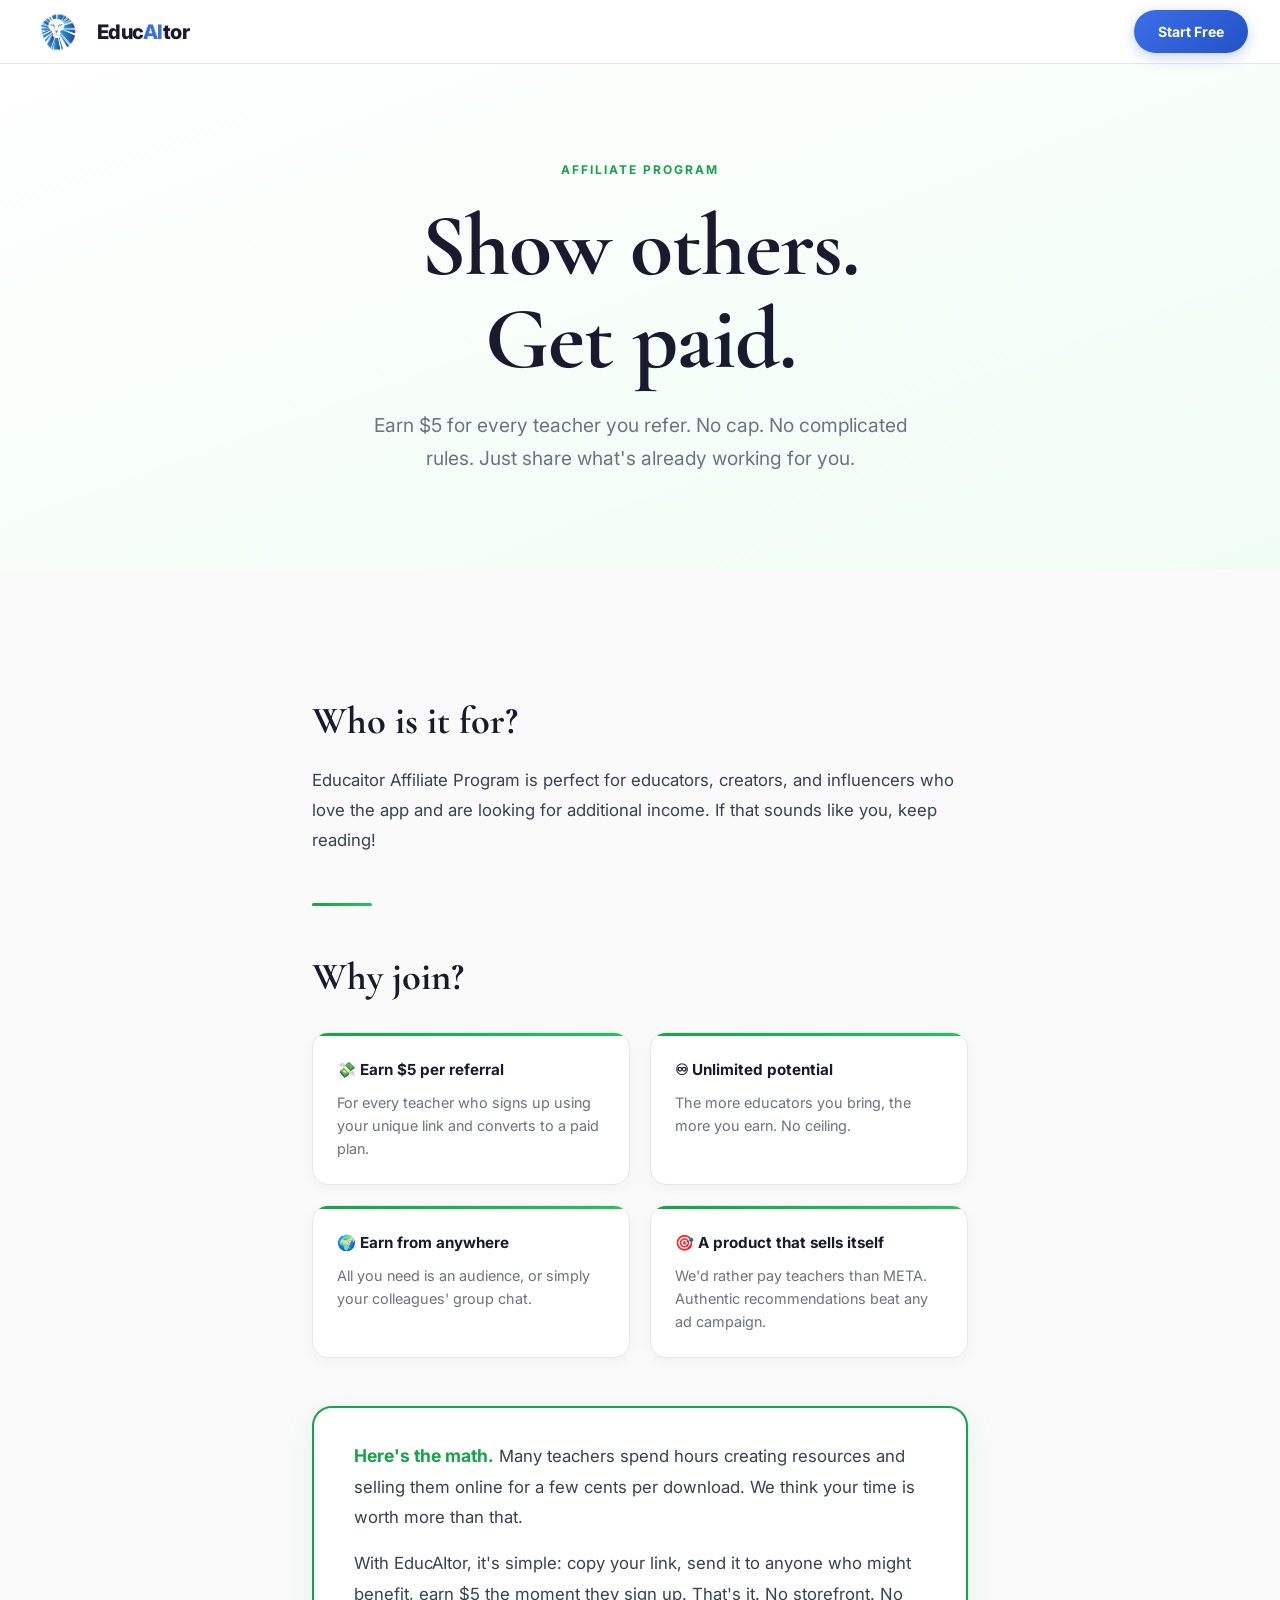
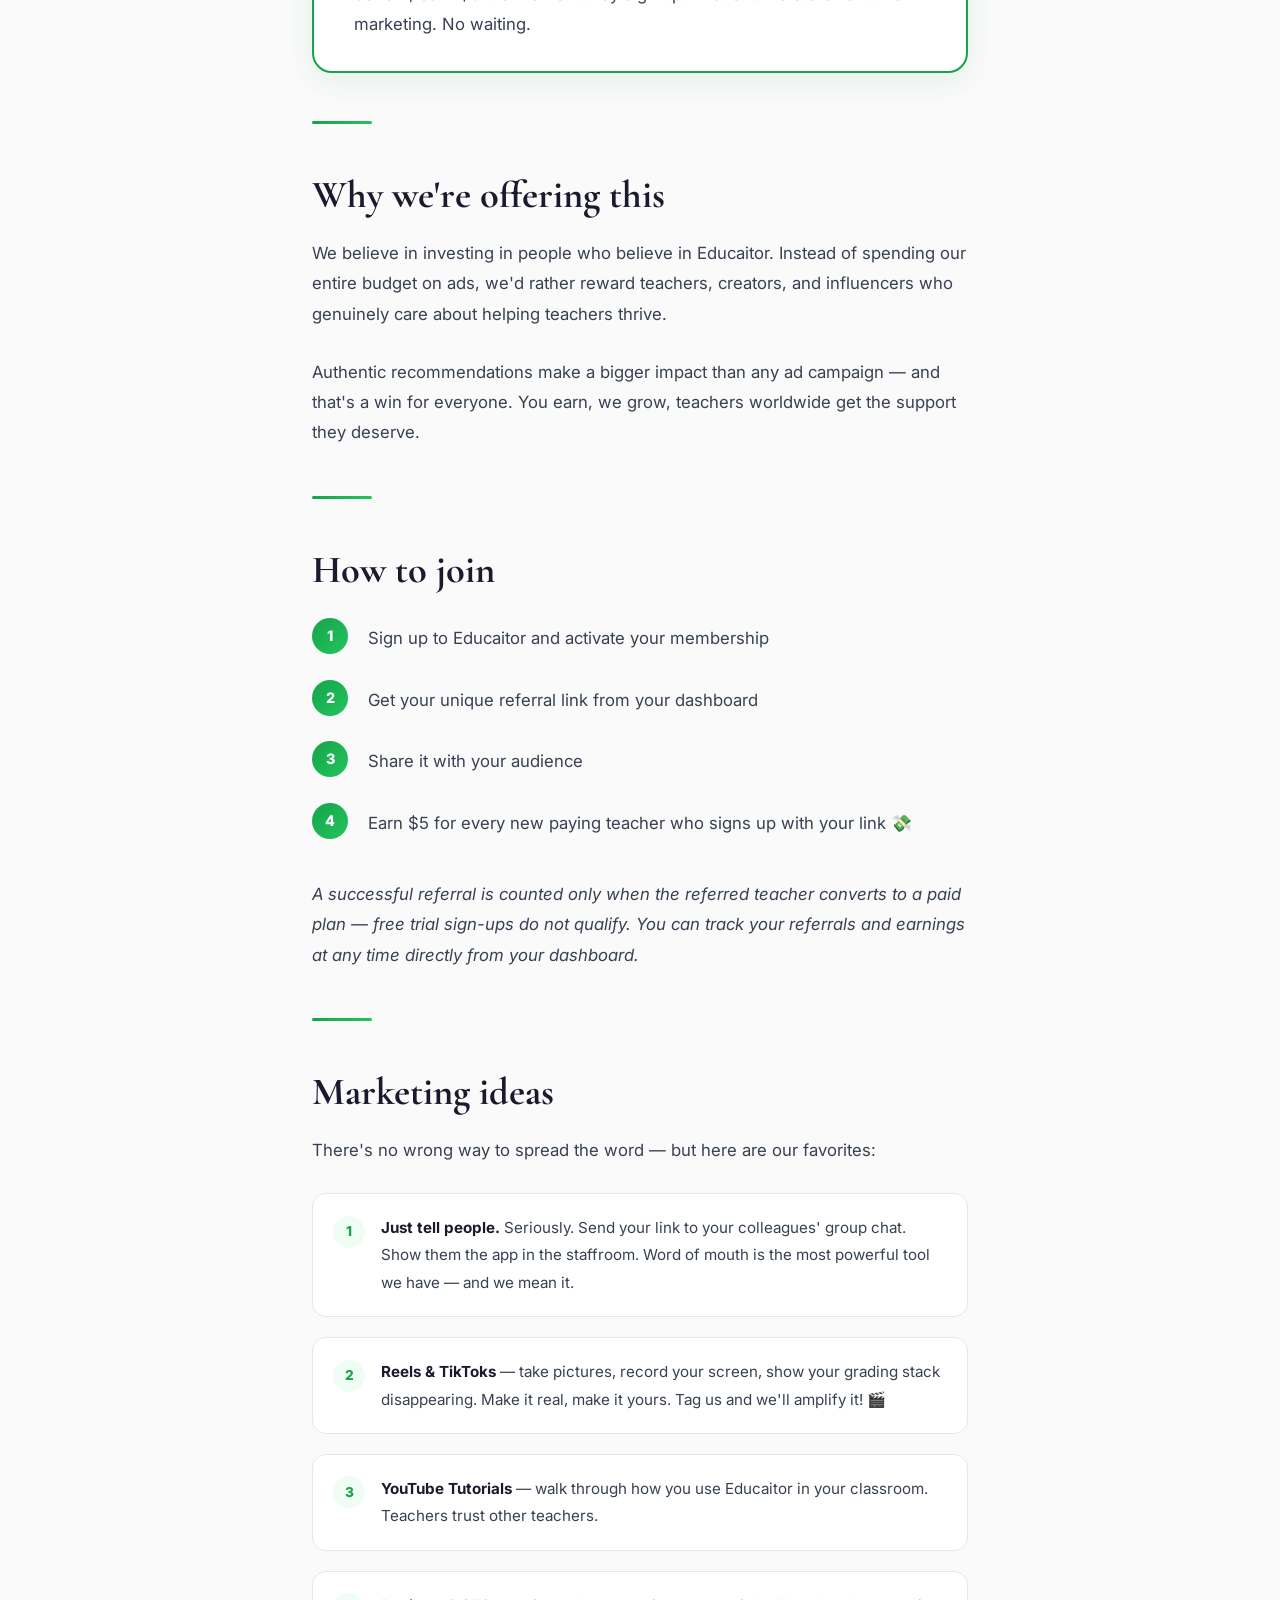
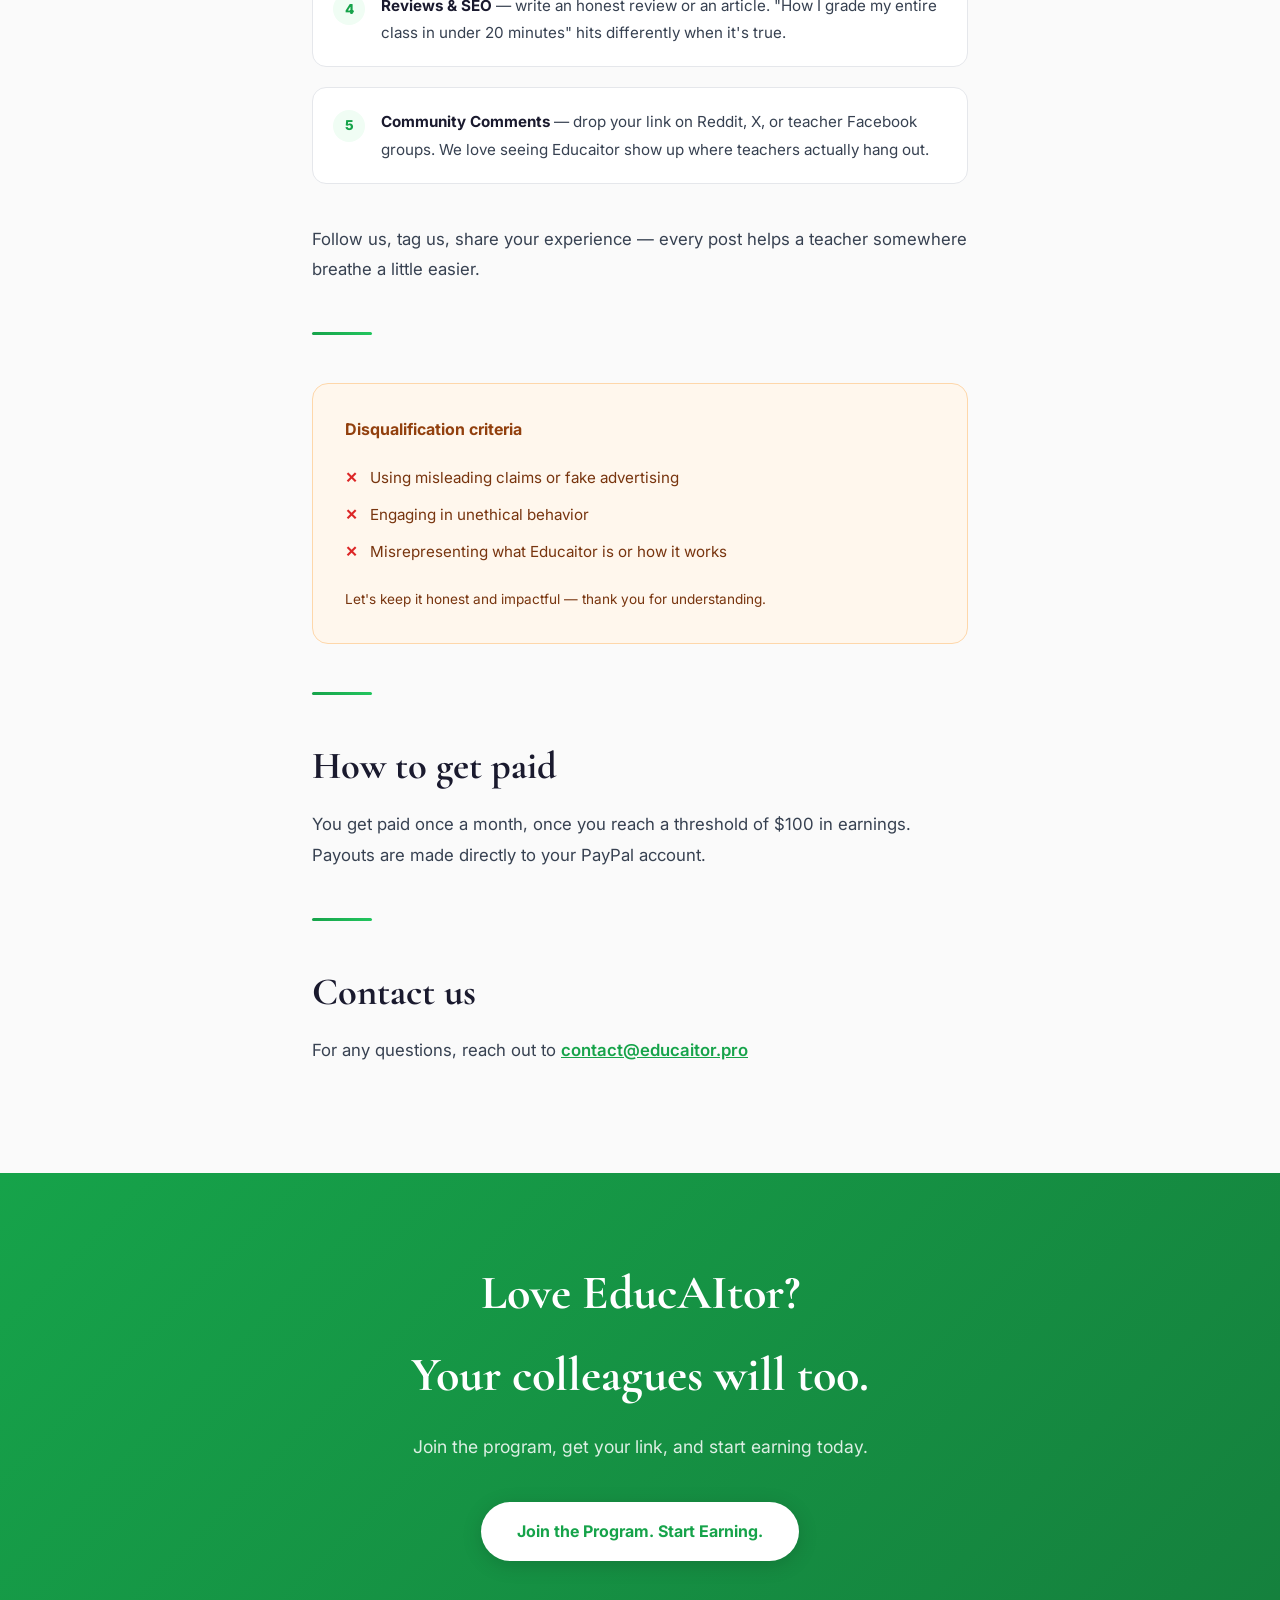
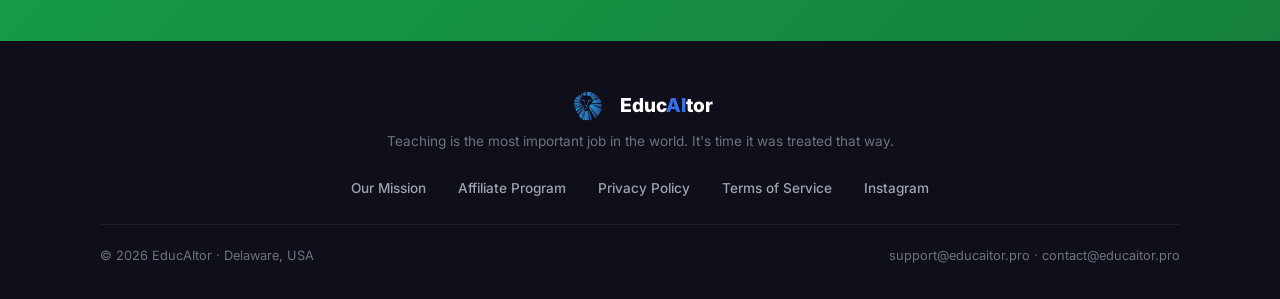
<file: affiliate.html>
<!DOCTYPE html>
<html lang="en">
<head>
<!-- Google tag (gtag.js) -->
<script async src="https://www.googletagmanager.com/gtag/js?id=G-DDLXHH6E99"></script>
<script>
  window.dataLayer = window.dataLayer || [];
  function gtag(){dataLayer.push(arguments);}
  gtag("js", new Date());
  gtag("config", "G-DDLXHH6E99");
</script>
<meta charset="UTF-8">
<meta name="viewport" content="width=device-width, initial-scale=1.0">
<title>Affiliate Program – EducAItor</title>
<meta name="description" content="Earn $5 for every teacher you refer. No cap. No complicated rules. Just share what's working for you.">
<style>
  @import url('https://fonts.googleapis.com/css2?family=Cormorant+Garamond:ital,wght@0,400;0,600;0,700;1,400;1,600&family=Inter:wght@300;400;500;600;700;800&display=swap');
  *, *::before, *::after { box-sizing: border-box; margin: 0; padding: 0; }
  :root {
    --blue: #3B6FE8; --blue-light: #EEF2FF; --blue-dark: #2451C7;
    --green: #16A34A; --green-light: #F0FDF4;
    --text: #1A1A2E; --muted: #6B7280; --border: #E5E7EB; --bg: #FAFAFA;
    --font-display: 'Cormorant Garamond', Georgia, serif;
    --font-body: 'Inter', sans-serif;
  }
  html { scroll-behavior: smooth; }
  body { font-family: var(--font-body); background: var(--bg); color: var(--text); line-height: 1.7; overflow-x: hidden; }
  h1, h2, h3 { font-family: var(--font-display); }

  nav { position: fixed; top: 0; left: 0; right: 0; background: rgba(255,255,255,0.92); backdrop-filter: blur(12px); border-bottom: 1px solid var(--border); z-index: 100; padding: 0 2rem; height: 64px; display: flex; align-items: center; justify-content: space-between; }
  .nav-logo { display: flex; align-items: center; gap: 0.6rem; text-decoration: none; }
  .logo-img { height: 40px; width: auto; display: block; }
  .nav-logo-text { font-size: 1.25rem; font-weight: 800; letter-spacing: -0.5px; color: var(--text); font-family: var(--font-body); }
  .nav-logo-text em { font-style: normal; color: var(--blue); }
  .nav-cta { background: linear-gradient(135deg, #3B6FE8 0%, #2451C7 100%); color: #fff; padding: 0.6rem 1.5rem; border-radius: 100px; font-size: 0.875rem; font-weight: 700; text-decoration: none; transition: all 0.25s; box-shadow: 0 4px 14px rgba(59,111,232,0.3); }
  .nav-cta:hover { transform: translateY(-1px); box-shadow: 0 6px 20px rgba(59,111,232,0.4); }

  .hero { padding: 10rem 2rem 6rem; background: linear-gradient(160deg, #fff 0%, var(--green-light) 100%); text-align: center; }
  .hero-label { font-family: var(--font-body); font-size: 0.75rem; font-weight: 700; letter-spacing: 2px; text-transform: uppercase; color: var(--green); margin-bottom: 1.25rem; }
  .hero h1 { font-size: clamp(3rem, 7vw, 5.5rem); font-weight: 700; line-height: 1.05; letter-spacing: -1px; margin-bottom: 1.5rem; }
  .hero-sub { font-size: 1.2rem; color: var(--muted); max-width: 560px; margin: 0 auto; }

  .content { max-width: 720px; margin: 0 auto; padding: 5rem 2rem; }
  .content p { font-size: 1.05rem; color: #374151; margin-bottom: 1.75rem; line-height: 1.8; }
  .content h2 { font-family: var(--font-display); font-size: clamp(1.75rem, 3vw, 2.5rem); font-weight: 700; margin: 3rem 0 1.25rem; color: var(--text); line-height: 1.2; }
  .divider { width: 60px; height: 3px; background: linear-gradient(90deg, var(--green), #22C55E); border-radius: 2px; margin: 3rem 0; }

  .math-box { background: #fff; border: 2px solid var(--green); border-radius: 20px; padding: 2rem 2.5rem; margin: 2.5rem 0; box-shadow: 0 8px 32px rgba(22,163,74,0.1); }
  .math-box p { margin: 0; font-size: 1.05rem; }
  .math-box strong { color: var(--green); font-size: 1.1rem; }

  .why-grid { display: grid; grid-template-columns: repeat(auto-fit, minmax(280px, 1fr)); gap: 1.25rem; margin: 2rem 0 3rem; }
  .why-card { background: #fff; border: 1px solid var(--border); border-radius: 16px; padding: 1.5rem; box-shadow: 0 4px 16px rgba(0,0,0,0.04); position: relative; overflow: hidden; }
  .why-card::before { content: ''; position: absolute; top: 0; left: 0; right: 0; height: 3px; background: linear-gradient(90deg, var(--green), #22C55E); }
  .why-card h3 { font-family: var(--font-body); font-size: 0.95rem; font-weight: 700; margin-bottom: 0.5rem; color: var(--text); }
  .why-card p { font-size: 0.9rem; color: var(--muted); margin: 0; line-height: 1.6; }

  .steps-list { counter-reset: steps; list-style: none; margin: 1.5rem 0 2.5rem; }
  .steps-list li { counter-increment: steps; display: flex; gap: 1.25rem; align-items: flex-start; margin-bottom: 1.5rem; }
  .steps-list li::before { content: counter(steps); background: linear-gradient(135deg, var(--green), #22C55E); color: #fff; width: 36px; height: 36px; border-radius: 50%; display: flex; align-items: center; justify-content: center; font-weight: 800; font-size: 0.9rem; flex-shrink: 0; margin-top: 0.1rem; }
  .steps-list li p { font-size: 1.05rem; color: #374151; margin: 0; padding-top: 0.4rem; }

  .ideas-list { list-style: none; margin: 1.5rem 0 2.5rem; }
  .ideas-list li { display: flex; gap: 1rem; align-items: flex-start; margin-bottom: 1.25rem; padding: 1.25rem; background: #fff; border: 1px solid var(--border); border-radius: 14px; }
  .ideas-list li .num { background: var(--green-light); color: var(--green); width: 32px; height: 32px; border-radius: 50%; display: flex; align-items: center; justify-content: center; font-weight: 800; font-size: 0.85rem; flex-shrink: 0; margin-top: 0.1rem; }
  .ideas-list li p { font-size: 0.95rem; color: #374151; margin: 0; }
  .ideas-list li strong { color: var(--text); }

  .disq { background: #FFF7ED; border: 1px solid #FED7AA; border-radius: 16px; padding: 2rem; margin: 2rem 0; }
  .disq h3 { font-family: var(--font-body); font-size: 1rem; font-weight: 700; color: #92400E; margin-bottom: 1rem; }
  .disq ul { list-style: none; }
  .disq ul li { font-size: 0.95rem; color: #78350F; padding: 0.35rem 0; display: flex; gap: 0.75rem; }
  .disq ul li::before { content: '✕'; color: #DC2626; font-weight: 700; flex-shrink: 0; }

  .note { font-size: 0.85rem; color: var(--muted); font-style: italic; line-height: 1.6; }

  .closing { background: linear-gradient(135deg, var(--green) 0%, #15803D 100%); color: #fff; padding: 5rem 2rem; text-align: center; }
  .closing h2 { font-size: clamp(2rem, 4vw, 3rem); font-weight: 700; color: #fff; margin-bottom: 1rem; }
  .closing p { font-size: 1.1rem; color: rgba(255,255,255,0.85); max-width: 500px; margin: 0 auto 2.5rem; }
  .btn-white { background: #fff; color: var(--green); padding: 1rem 2.25rem; border-radius: 100px; font-size: 1rem; font-weight: 700; border: none; cursor: pointer; font-family: var(--font-body); transition: all 0.25s; white-space: nowrap; box-shadow: 0 4px 20px rgba(0,0,0,0.15); text-decoration: none; display: inline-block; }
  .btn-white:hover { transform: translateY(-2px); box-shadow: 0 8px 30px rgba(0,0,0,0.2); }

  footer { background: #0F0F1A; color: #6B7280; padding: 3rem 2rem 2rem; text-align: center; }
  .footer-inner { display: flex; align-items: center; justify-content: center; gap: 0.6rem; margin-bottom: 0.5rem; }
  .footer-logo-text { font-size: 1.2rem; font-weight: 800; color: #fff; font-family: var(--font-body); }
  .footer-logo-text em { font-style: normal; color: var(--blue); }
  .footer-tagline { font-size: 0.85rem; color: #6B7280; margin-bottom: 1.5rem; }
  .footer-links { display: flex; justify-content: center; gap: 2rem; flex-wrap: wrap; margin-bottom: 1.5rem; }
  .footer-links a { color: #9CA3AF; text-decoration: none; font-size: 0.85rem; font-weight: 500; transition: color 0.2s; }
  .footer-links a:hover { color: #fff; }
  .footer-divider { width: 100%; height: 1px; background: rgba(255,255,255,0.06); margin-bottom: 1.25rem; }
  .footer-bottom { display: flex; justify-content: space-between; align-items: center; flex-wrap: wrap; gap: 1rem; max-width: 1080px; margin: 0 auto; font-size: 0.8rem; }
  @media (max-width: 600px) { .footer-bottom { flex-direction: column; text-align: center; } }
</style>
</head>
<body>

<nav>
  <a href="/" class="nav-logo">
    <img src="logo.png" alt="EducAItor Logo" class="logo-img">
    <span class="nav-logo-text">Educ<em>AI</em>tor</span>
  </a>
  <a href="https://app.educaitor.pro" class="nav-cta">Start Free</a>
</nav>

<section class="hero">
  <div class="hero-label">Affiliate Program</div>
  <h1>Show others.<br>Get paid.</h1>
  <p class="hero-sub">Earn $5 for every teacher you refer. No cap. No complicated rules. Just share what's already working for you.</p>
</section>

<div class="content">

  <h2>Who is it for?</h2>
  <p>Educaitor Affiliate Program is perfect for educators, creators, and influencers who love the app and are looking for additional income. If that sounds like you, keep reading!</p>

  <div class="divider"></div>

  <h2>Why join?</h2>
  <div class="why-grid">
    <div class="why-card">
      <h3>💸 Earn $5 per referral</h3>
      <p>For every teacher who signs up using your unique link and converts to a paid plan.</p>
    </div>
    <div class="why-card">
      <h3>♾ Unlimited potential</h3>
      <p>The more educators you bring, the more you earn. No ceiling.</p>
    </div>
    <div class="why-card">
      <h3>🌍 Earn from anywhere</h3>
      <p>All you need is an audience, or simply your colleagues' group chat.</p>
    </div>
    <div class="why-card">
      <h3>🎯 A product that sells itself</h3>
      <p>We'd rather pay teachers than META. Authentic recommendations beat any ad campaign.</p>
    </div>
  </div>

  <div class="math-box">
    <p><strong>Here's the math.</strong> Many teachers spend hours creating resources and selling them online for a few cents per download. We think your time is worth more than that.</p>
    <p style="margin-top:1rem;">With EducAItor, it's simple: copy your link, send it to anyone who might benefit, earn $5 the moment they sign up. That's it. No storefront. No marketing. No waiting.</p>
  </div>

  <div class="divider"></div>

  <h2>Why we're offering this</h2>
  <p>We believe in investing in people who believe in Educaitor. Instead of spending our entire budget on ads, we'd rather reward teachers, creators, and influencers who genuinely care about helping teachers thrive.</p>
  <p>Authentic recommendations make a bigger impact than any ad campaign — and that's a win for everyone. You earn, we grow, teachers worldwide get the support they deserve.</p>

  <div class="divider"></div>

  <h2>How to join</h2>
  <ul class="steps-list">
    <li><p>Sign up to Educaitor and activate your membership</p></li>
    <li><p>Get your unique referral link from your dashboard</p></li>
    <li><p>Share it with your audience</p></li>
    <li><p>Earn $5 for every new paying teacher who signs up with your link 💸</p></li>
  </ul>
  <p class="note">A successful referral is counted only when the referred teacher converts to a paid plan — free trial sign-ups do not qualify. You can track your referrals and earnings at any time directly from your dashboard.</p>

  <div class="divider"></div>

  <h2>Marketing ideas</h2>
  <p>There's no wrong way to spread the word — but here are our favorites:</p>
  <ul class="ideas-list">
    <li><div class="num">1</div><p><strong>Just tell people.</strong> Seriously. Send your link to your colleagues' group chat. Show them the app in the staffroom. Word of mouth is the most powerful tool we have — and we mean it.</p></li>
    <li><div class="num">2</div><p><strong>Reels & TikToks</strong> — take pictures, record your screen, show your grading stack disappearing. Make it real, make it yours. Tag us and we'll amplify it! 🎬</p></li>
    <li><div class="num">3</div><p><strong>YouTube Tutorials</strong> — walk through how you use Educaitor in your classroom. Teachers trust other teachers.</p></li>
    <li><div class="num">4</div><p><strong>Reviews & SEO</strong> — write an honest review or an article. "How I grade my entire class in under 20 minutes" hits differently when it's true.</p></li>
    <li><div class="num">5</div><p><strong>Community Comments</strong> — drop your link on Reddit, X, or teacher Facebook groups. We love seeing Educaitor show up where teachers actually hang out.</p></li>
  </ul>
  <p>Follow us, tag us, share your experience — every post helps a teacher somewhere breathe a little easier.</p>

  <div class="divider"></div>

  <div class="disq">
    <h3>Disqualification criteria</h3>
    <ul>
      <li>Using misleading claims or fake advertising</li>
      <li>Engaging in unethical behavior</li>
      <li>Misrepresenting what Educaitor is or how it works</li>
    </ul>
    <p style="font-size:0.85rem;color:#78350F;margin-top:1rem;margin-bottom:0;">Let's keep it honest and impactful — thank you for understanding.</p>
  </div>

  <div class="divider"></div>

  <h2>How to get paid</h2>
  <p>You get paid once a month, once you reach a threshold of $100 in earnings. Payouts are made directly to your PayPal account.</p>

  <div class="divider"></div>

  <h2>Contact us</h2>
  <p>For any questions, reach out to <a href="mailto:contact@educaitor.pro" style="color:var(--green);font-weight:600;">contact@educaitor.pro</a></p>

</div>

<section class="closing">
  <h2>Love EducAItor?<br>Your colleagues will too.</h2>
  <p>Join the program, get your link, and start earning today.</p>
  <a href="https://app.educaitor.pro" class="btn-white">Join the Program. Start Earning.</a>
</section>

<footer>
  <div style="max-width:1080px;margin:0 auto;">
    <div class="footer-inner">
      <img src="logo.png" alt="EducAItor Logo" class="logo-img" style="height:32px;">
      <div class="footer-logo-text">Educ<em>AI</em>tor</div>
    </div>
    <p class="footer-tagline">Teaching is the most important job in the world. It's time it was treated that way.</p>
    <div class="footer-links">
      <a href="/mission.html">Our Mission</a>
      <a href="/affiliate.html">Affiliate Program</a>
      <a href="/privacy.html">Privacy Policy</a>
      <a href="/terms.html">Terms of Service</a>
      <a href="https://www.instagram.com/educaitor.pro/" target="_blank">Instagram</a>
    </div>
    <div class="footer-divider"></div>
    <div class="footer-bottom">
      <span>© 2026 EducAItor · Delaware, USA</span>
      <span>support@educaitor.pro · contact@educaitor.pro</span>
    </div>
  </div>
</footer>

</body>
</html>
</file>
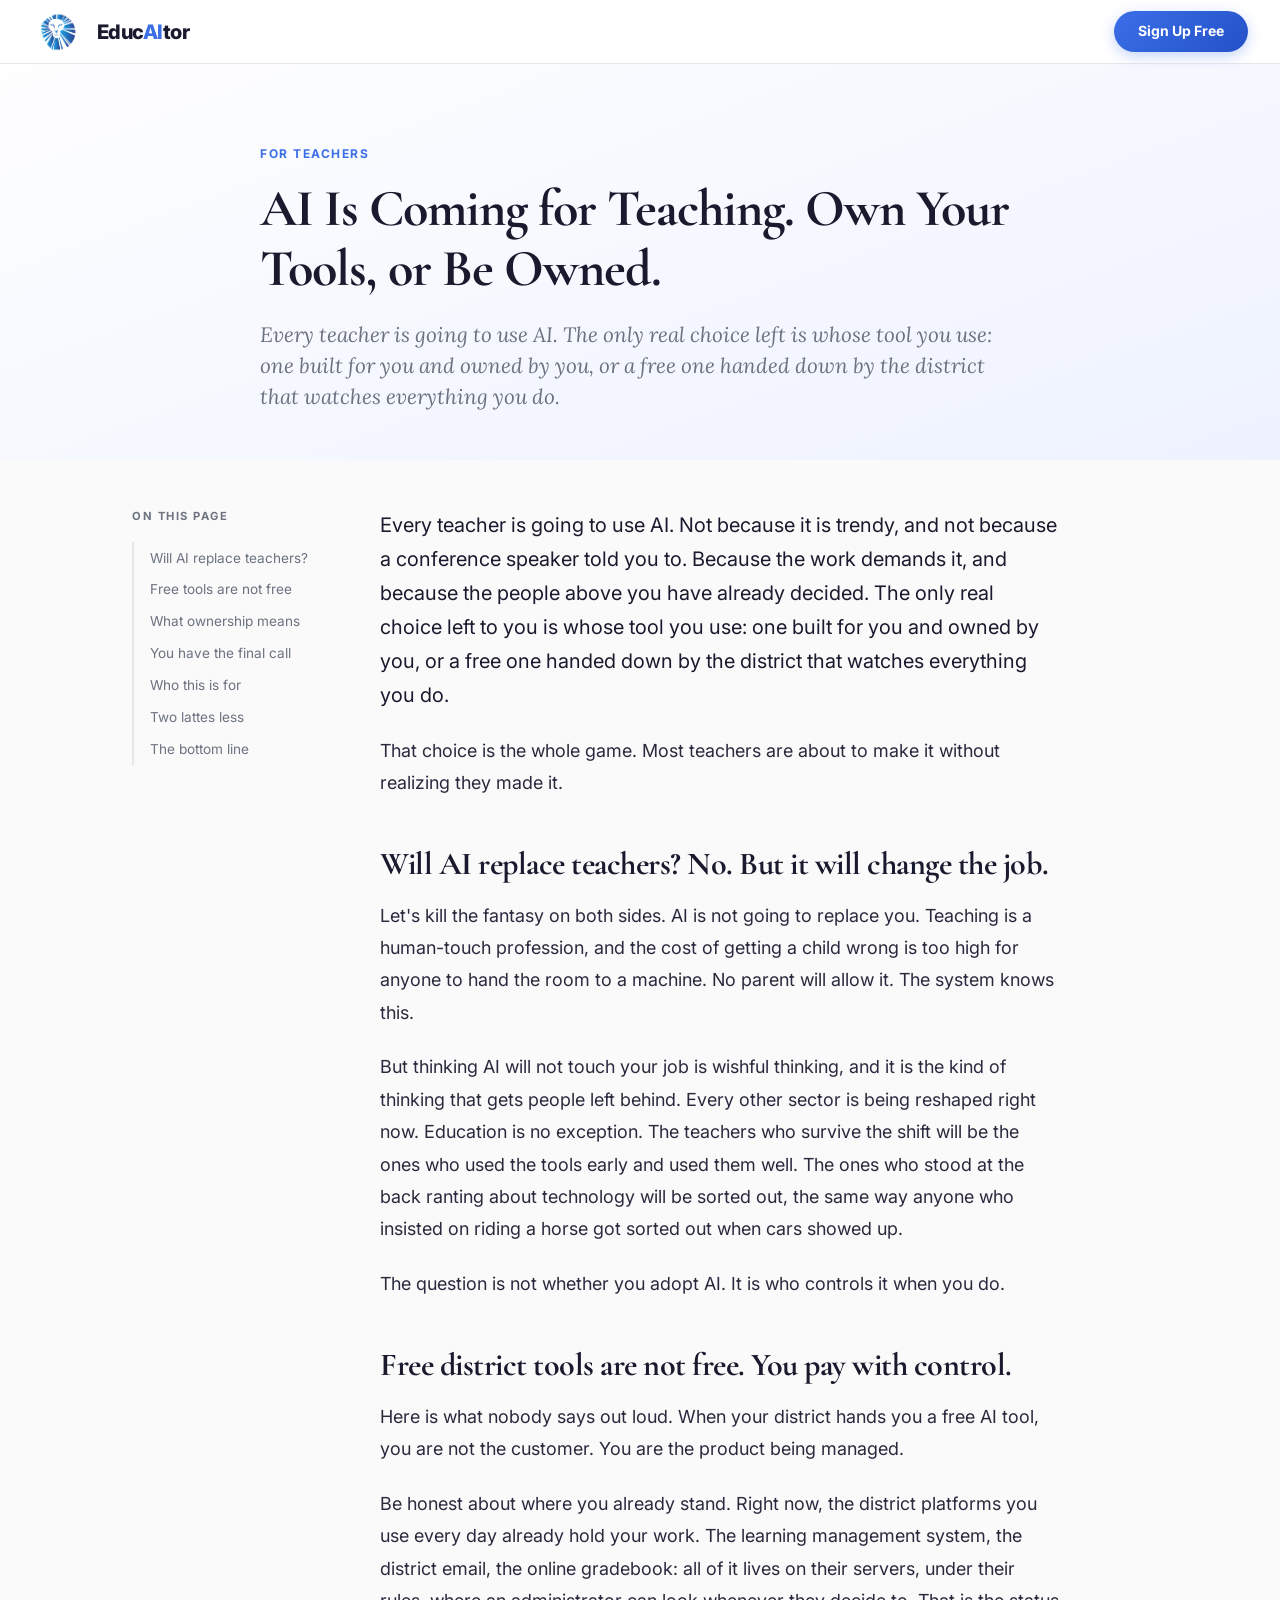
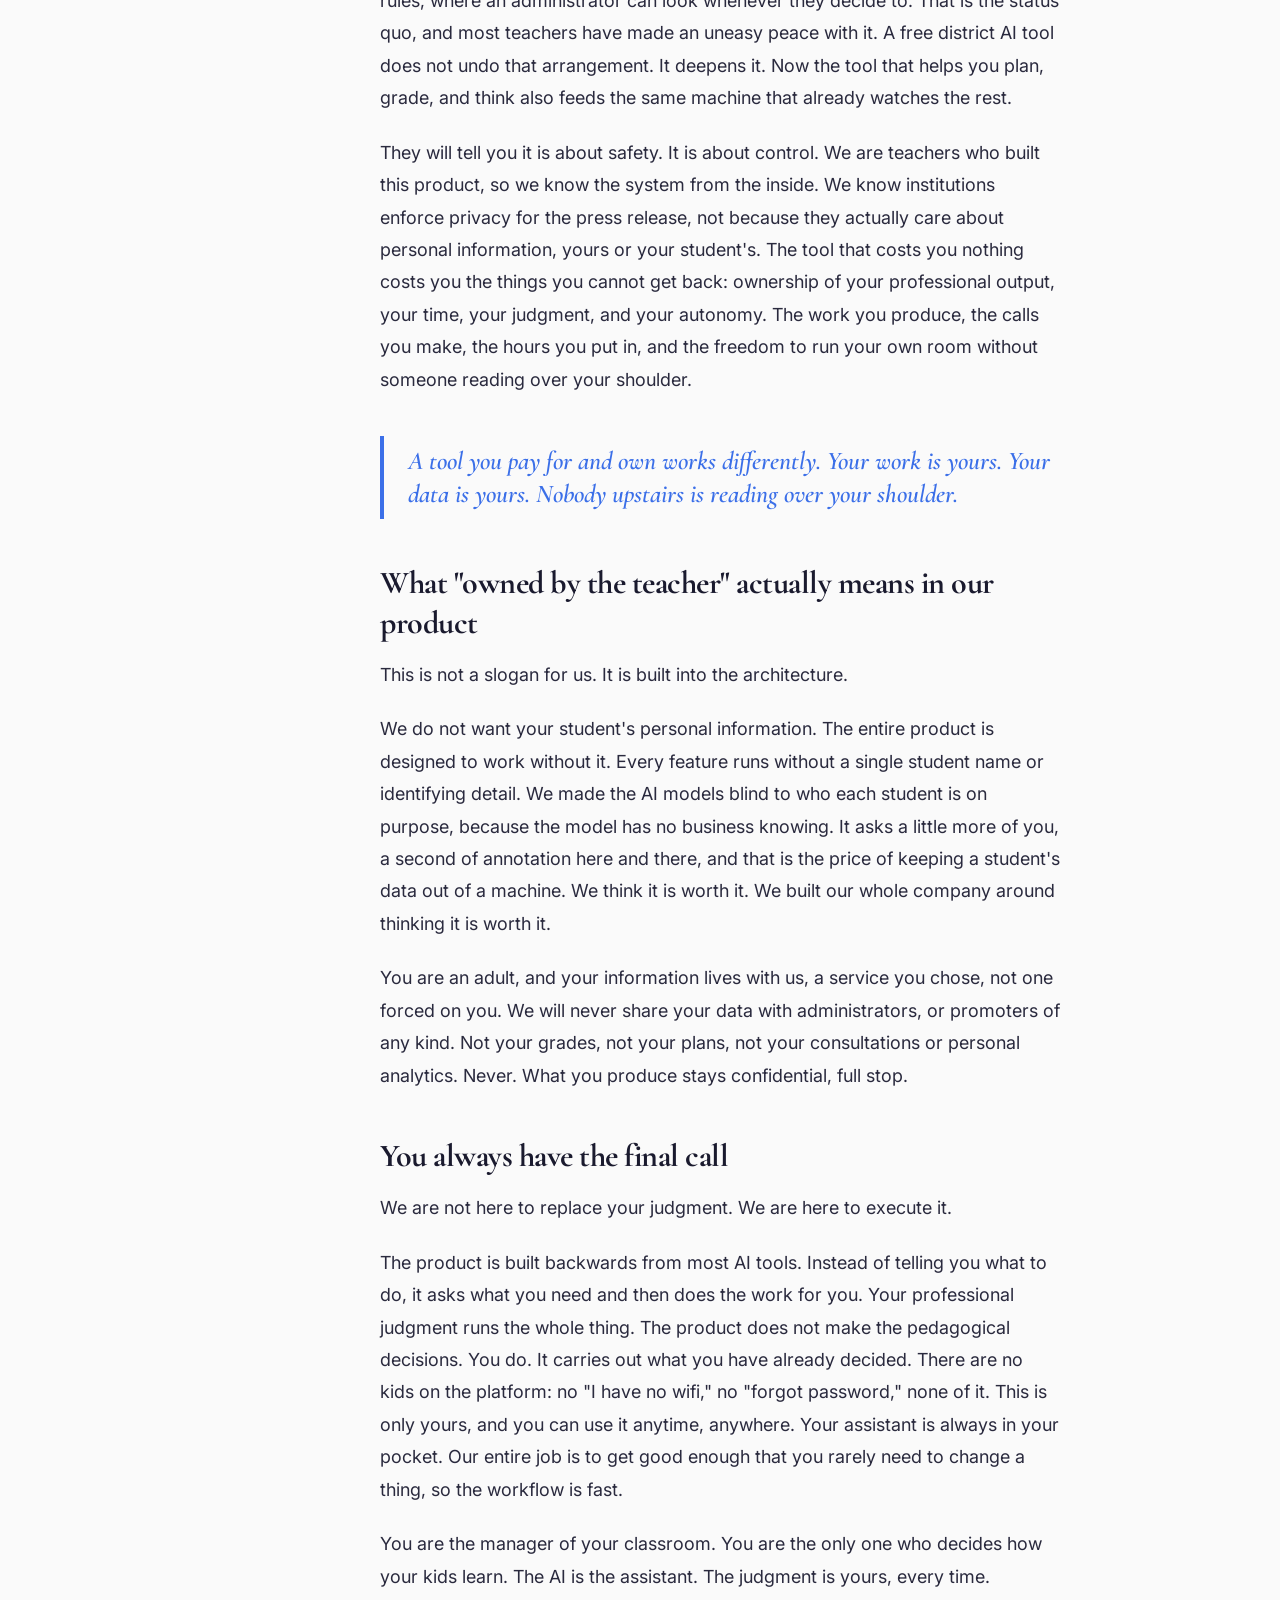
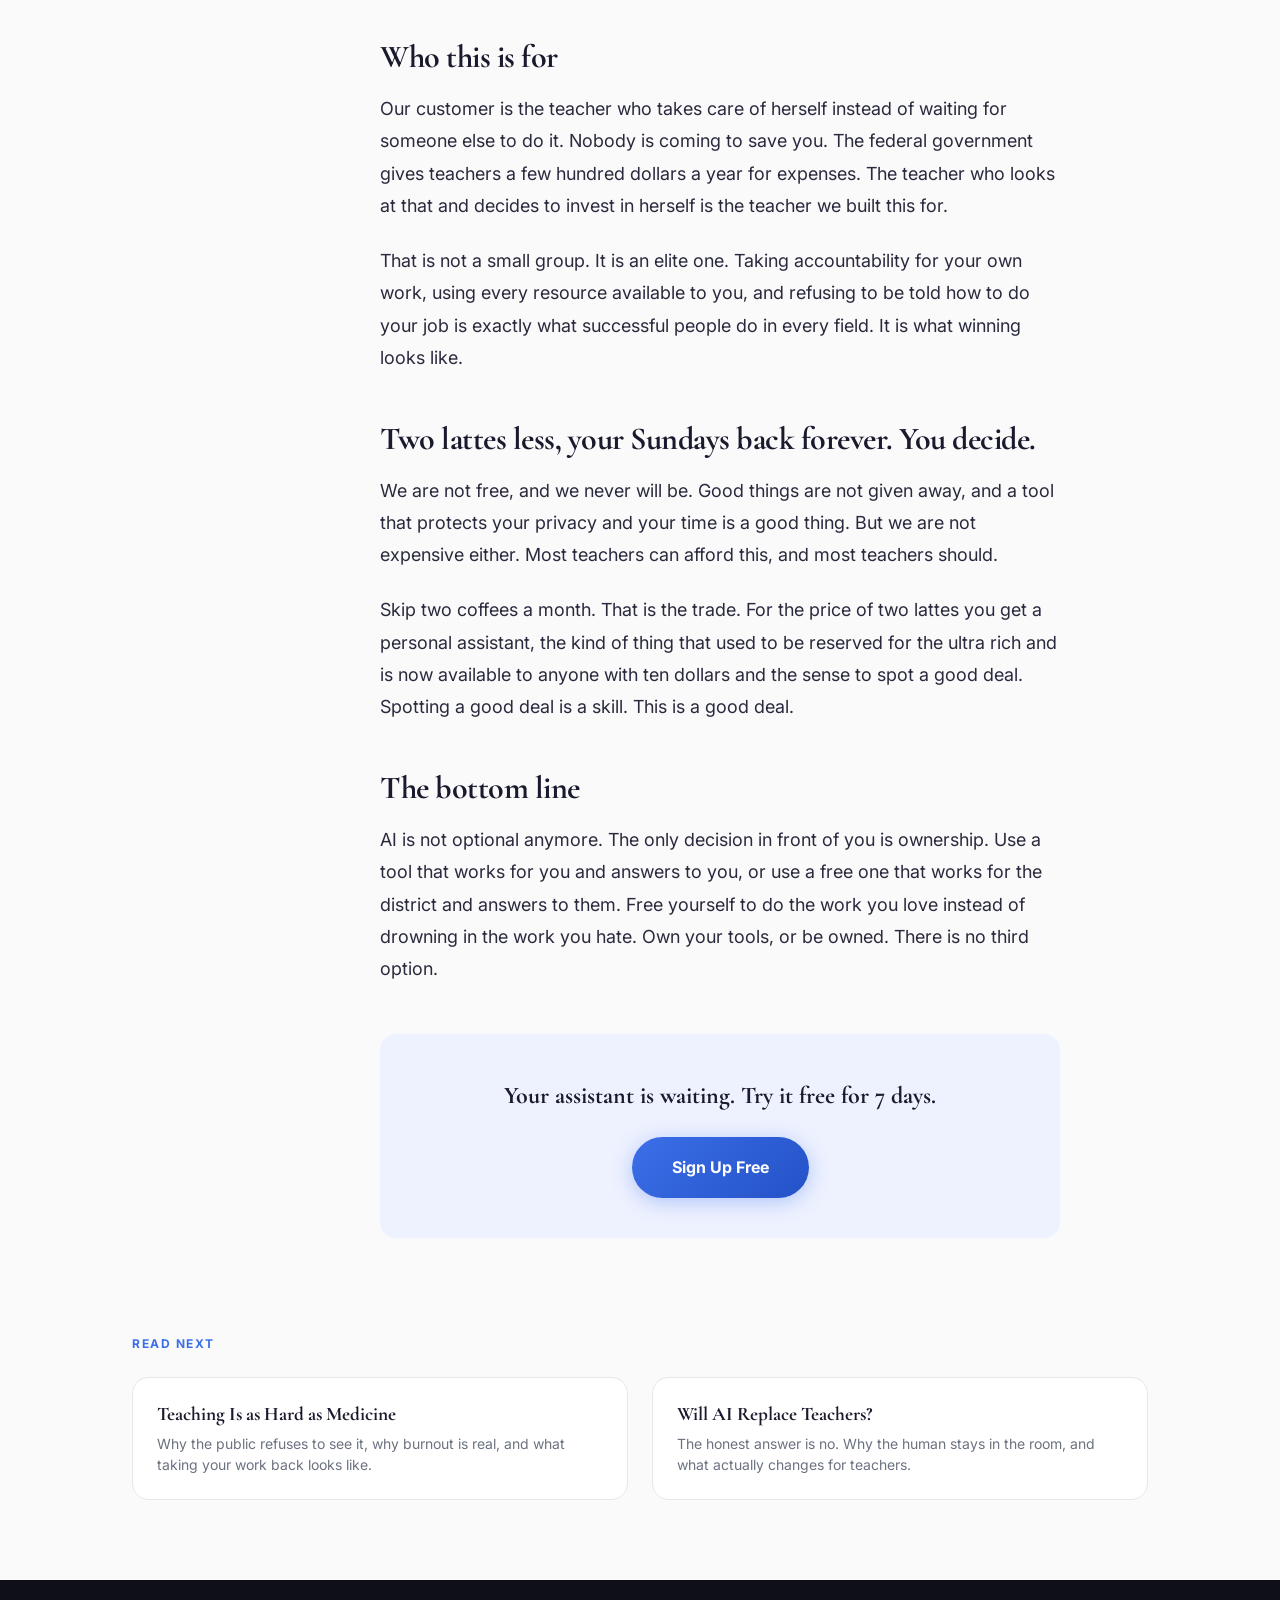
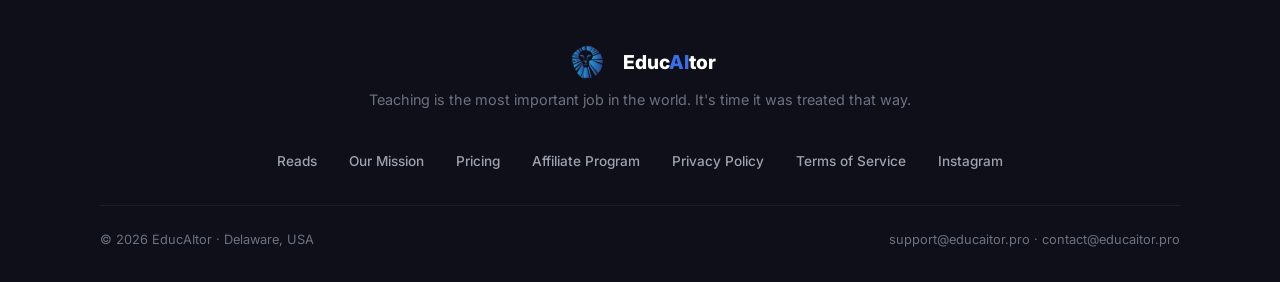
<file: ai-tools-for-teachers.html>
<!DOCTYPE html>
<html lang="en">

<head>
  <script async src="https://www.googletagmanager.com/gtag/js?id=G-DDLXHH6E99"></script>
  <script>
    window.dataLayer = window.dataLayer || [];
    function gtag() { dataLayer.push(arguments); }
    gtag("js", new Date());
    gtag("config", "G-DDLXHH6E99");
  </script>
  <meta charset="UTF-8">
  <meta name="viewport" content="width=device-width, initial-scale=1.0">
  <title>AI Tools for Teachers: Own Them, or Be Owned by the District | EducAItor</title>
  <meta name="description" content="Every teacher will use AI. The real choice is a tool you own and control versus a free district tool that watches your work. Why ownership and privacy matter.">
  <meta name="keywords" content="AI tools for teachers, AI grading tool privacy, teacher data privacy, district AI tools, AI teaching assistant, teacher owned AI, FERPA student data, AI lesson planner privacy">
  <meta name="robots" content="index, follow, max-snippet:-1, max-image-preview:large">
  <meta name="author" content="EducAItor">
  <link rel="canonical" href="https://educaitor.pro/ai-tools-for-teachers.html">
  <link rel="icon" type="image/png" href="https://educaitor.pro/logo.png">
  <meta property="og:type" content="article">
  <meta property="og:url" content="https://educaitor.pro/ai-tools-for-teachers.html">
  <meta property="og:title" content="AI Is Coming for Teaching. Own Your Tools, or Be Owned.">
  <meta property="og:description" content="Every teacher will use AI. The real choice is a tool you own and control versus a free district tool that watches your work.">
  <meta property="og:image" content="https://educaitor.pro/logo.png">
  <meta property="og:site_name" content="EducAItor">
  <meta name="twitter:card" content="summary_large_image">
  <meta name="twitter:title" content="AI Is Coming for Teaching. Own Your Tools, or Be Owned.">
  <meta name="twitter:description" content="Every teacher will use AI. The real choice is a tool you own and control versus a free district tool that watches your work.">
  <meta name="twitter:image" content="https://educaitor.pro/logo.png">
  <script type="application/ld+json">
  {
    "@context": "https://schema.org",
    "@type": "Article",
    "headline": "AI Is Coming for Teaching. Own Your Tools, or Be Owned.",
    "description": "Every teacher will use AI. The real choice is a tool you own and control versus a free district tool that watches your work.",
    "image": "https://educaitor.pro/logo.png",
    "author": {"@type": "Organization", "name": "EducAItor", "url": "https://educaitor.pro"},
    "publisher": {"@type": "Organization", "name": "EducAItor", "logo": {"@type": "ImageObject", "url": "https://educaitor.pro/logo.png"}},
    "mainEntityOfPage": {"@type": "WebPage", "@id": "https://educaitor.pro/ai-tools-for-teachers.html"},
    "datePublished": "2026-06-07",
    "dateModified": "2026-06-07"
  }
  </script>
  <style>
    @import url('https://fonts.googleapis.com/css2?family=Cormorant+Garamond:ital,wght@0,400;0,600;0,700;1,400;1,600&family=Inter:wght@300;400;500;600;700;800&family=Lora:ital,wght@0,400;0,600;0,700;1,400&display=swap');
    *,*::before,*::after{box-sizing:border-box;margin:0;padding:0;}
    :root{--blue:#3B6FE8;--blue-light:#EEF2FF;--blue-dark:#2451C7;--text:#1A1A2E;--muted:#6B7280;--border:#E5E7EB;--bg:#FAFAFA;--white:#FFFFFF;--font-display:'Cormorant Garamond',Georgia,serif;--font-body:'Inter',sans-serif;}
    html{scroll-behavior:smooth;}
    body{font-family:var(--font-body);background:var(--bg);color:var(--text);line-height:1.6;overflow-x:hidden;}
    h1,h2,h3{font-family:var(--font-display);}
    a{color:var(--blue);}
    nav{position:fixed;top:0;left:0;right:0;background:rgba(255,255,255,0.92);backdrop-filter:blur(12px);border-bottom:1px solid var(--border);z-index:100;padding:0 2rem;height:64px;display:flex;align-items:center;justify-content:space-between;}
    .nav-logo{display:flex;align-items:center;gap:0.6rem;text-decoration:none;}
    .logo-img{height:40px;width:auto;}
    .nav-logo-text{font-size:1.25rem;font-weight:800;letter-spacing:-0.5px;color:var(--text);}
    .nav-logo-text em{font-style:normal;color:var(--blue);}
    .nav-cta{background:linear-gradient(135deg,#3B6FE8 0%,#2451C7 100%);color:#fff;padding:0.6rem 1.5rem;border-radius:100px;font-size:0.875rem;font-weight:700;text-decoration:none;transition:all 0.25s;box-shadow:0 4px 14px rgba(59,111,232,0.3);}
    .nav-cta:hover{transform:translateY(-1px);box-shadow:0 6px 20px rgba(59,111,232,0.4);}
    .article-hero{padding:9rem 2rem 3rem;background:linear-gradient(160deg,#ffffff 0%,#EEF2FF 100%);}
    .article-hero-inner{max-width:760px;margin:0 auto;}
    .article-label{font-size:0.75rem;font-weight:700;letter-spacing:1.5px;text-transform:uppercase;color:var(--blue);margin-bottom:1rem;}
    .article-title{font-size:clamp(2rem,5vw,3.25rem);font-weight:700;letter-spacing:-1px;line-height:1.15;margin-bottom:1.25rem;}
    .article-standfirst{font-family:'Lora',Georgia,serif;font-size:clamp(1.05rem,2.2vw,1.3rem);font-style:italic;color:var(--muted);line-height:1.5;}
    .article-layout{max-width:1080px;margin:0 auto;padding:3rem 2rem 5rem;display:grid;grid-template-columns:200px 1fr;gap:3rem;}
    .toc{position:sticky;top:90px;align-self:start;}
    .toc-label{font-size:0.7rem;font-weight:700;letter-spacing:1.5px;text-transform:uppercase;color:var(--muted);margin-bottom:1rem;}
    .toc ul{list-style:none;border-left:2px solid var(--border);}
    .toc li{margin:0;}
    .toc a{display:block;padding:0.4rem 0 0.4rem 1rem;font-size:0.85rem;color:var(--muted);text-decoration:none;line-height:1.4;border-left:2px solid transparent;margin-left:-2px;transition:color 0.2s,border-color 0.2s;}
    .toc a:hover,.toc a.active{color:var(--blue);border-left-color:var(--blue);}
    .article-body{max-width:680px;font-size:1.125rem;line-height:1.8;color:#2A2A3E;}
    .article-body h2{font-size:clamp(1.5rem,3vw,2rem);font-weight:700;letter-spacing:-0.5px;line-height:1.25;margin:2.75rem 0 1rem;color:var(--text);scroll-margin-top:90px;}
    .article-body p{margin-bottom:1.4rem;}
    .article-body .lede{font-size:1.25rem;line-height:1.7;color:var(--text);}
    .article-body strong{font-weight:700;color:var(--text);}
    .pullquote{font-family:var(--font-display);font-size:1.6rem;font-weight:600;font-style:italic;color:var(--blue);line-height:1.3;border-left:4px solid var(--blue);padding:0.5rem 0 0.5rem 1.5rem;margin:2.5rem 0;}
    .article-cta{background:var(--blue-light);border-radius:16px;padding:2.5rem 2rem;text-align:center;margin:3rem 0 1rem;}
    .article-cta h3{font-size:1.5rem;font-weight:700;margin-bottom:1.25rem;color:var(--text);}
    .btn-section{background:linear-gradient(135deg,#3B6FE8 0%,#2451C7 100%);color:#fff;padding:1rem 2.5rem;border-radius:100px;font-size:1rem;font-weight:700;text-decoration:none;display:inline-block;transition:all 0.25s;box-shadow:0 4px 20px rgba(59,111,232,0.35);}
    .btn-section:hover{transform:translateY(-2px);box-shadow:0 8px 30px rgba(59,111,232,0.45);}
    .read-next{max-width:1080px;margin:0 auto;padding:0 2rem 5rem;}
    .read-next-label{font-size:0.75rem;font-weight:700;letter-spacing:1.5px;text-transform:uppercase;color:var(--blue);margin-bottom:1.5rem;}
    .read-next-grid{display:grid;grid-template-columns:1fr 1fr;gap:1.5rem;}
    .read-next-card{background:var(--white);border:1px solid var(--border);border-radius:16px;padding:1.5rem;text-decoration:none;transition:box-shadow 0.2s,transform 0.2s;display:block;}
    .read-next-card:hover{box-shadow:0 8px 32px rgba(59,111,232,0.1);transform:translateY(-3px);}
    .read-next-card h4{font-family:var(--font-display);font-size:1.2rem;font-weight:700;color:var(--text);margin-bottom:0.4rem;line-height:1.3;}
    .read-next-card p{font-size:0.875rem;color:var(--muted);line-height:1.5;}
    footer{background:#0F0F1A;color:#6B7280;padding:4rem 2rem 2rem;}
    .footer-inner{display:flex;align-items:center;justify-content:center;gap:0.6rem;margin-bottom:0.5rem;}
    .footer-logo-text{font-size:1.2rem;font-weight:800;color:#fff;}
    .footer-logo-text em{font-style:normal;color:var(--blue);}
    .footer-tagline{font-size:0.9rem;color:#6B7280;text-align:center;margin-bottom:2.5rem;}
    .footer-links{display:flex;justify-content:center;gap:2rem;flex-wrap:wrap;margin-bottom:2rem;}
    .footer-links a{color:#9CA3AF;text-decoration:none;font-size:0.85rem;font-weight:500;transition:color 0.2s;}
    .footer-links a:hover{color:#fff;}
    .footer-divider{width:100%;height:1px;background:rgba(255,255,255,0.06);margin-bottom:1.5rem;}
    .footer-bottom{display:flex;justify-content:space-between;align-items:center;flex-wrap:wrap;gap:1rem;max-width:1080px;margin:0 auto;font-size:0.8rem;}
    @media(max-width:860px){.article-layout{grid-template-columns:1fr;gap:0;}.toc{display:none;}.read-next-grid{grid-template-columns:1fr;}}
    @media(max-width:600px){
      nav{padding:0 1.25rem;}.nav-logo-text{font-size:1rem;}.logo-img{height:32px;}
      .article-hero{padding:7rem 1.25rem 2.5rem;}
      .article-layout{padding:2rem 1.25rem 3rem;}
      .article-body{font-size:1.05rem;}
      .read-next{padding:0 1.25rem 3rem;}
      .footer-bottom{flex-direction:column;text-align:center;}.footer-links{gap:1rem;}
    }
  </style>
</head>

<body>

  <nav>
    <a class="nav-logo" href="/"><img src="/logo.png" alt="EducAItor Logo" class="logo-img"><span class="nav-logo-text">Educ<em>AI</em>tor</span></a>
    <a href="https://app.educaitor.pro" class="nav-cta">Sign Up Free</a>
  </nav>

  <header class="article-hero">
    <div class="article-hero-inner">
      <div class="article-label">For Teachers</div>
      <h1 class="article-title">AI Is Coming for Teaching. Own Your Tools, or Be Owned.</h1>
      <p class="article-standfirst">Every teacher is going to use AI. The only real choice left is whose tool you use: one built for you and owned by you, or a free one handed down by the district that watches everything you do.</p>
    </div>
  </header>

  <div class="article-layout">
    <aside class="toc" aria-label="On this page">
      <div class="toc-label">On this page</div>
      <ul>
        <li><a href="#replace">Will AI replace teachers?</a></li>
        <li><a href="#free">Free tools are not free</a></li>
        <li><a href="#owned">What ownership means</a></li>
        <li><a href="#final-call">You have the final call</a></li>
        <li><a href="#who">Who this is for</a></li>
        <li><a href="#price">Two lattes less</a></li>
        <li><a href="#bottom-line">The bottom line</a></li>
      </ul>
    </aside>

    <article class="article-body">
      <p class="lede">Every teacher is going to use AI. Not because it is trendy, and not because a conference speaker told you to. Because the work demands it, and because the people above you have already decided. The only real choice left to you is whose tool you use: one built for you and owned by you, or a free one handed down by the district that watches everything you do.</p>

      <p>That choice is the whole game. Most teachers are about to make it without realizing they made it.</p>

      <h2 id="replace">Will AI replace teachers? No. But it will change the job.</h2>
      <p>Let's kill the fantasy on both sides. AI is not going to replace you. Teaching is a human-touch profession, and the cost of getting a child wrong is too high for anyone to hand the room to a machine. No parent will allow it. The system knows this.</p>
      <p>But thinking AI will not touch your job is wishful thinking, and it is the kind of thinking that gets people left behind. Every other sector is being reshaped right now. Education is no exception. The teachers who survive the shift will be the ones who used the tools early and used them well. The ones who stood at the back ranting about technology will be sorted out, the same way anyone who insisted on riding a horse got sorted out when cars showed up.</p>
      <p>The question is not whether you adopt AI. It is who controls it when you do.</p>

      <h2 id="free">Free district tools are not free. You pay with control.</h2>
      <p>Here is what nobody says out loud. When your district hands you a free AI tool, you are not the customer. You are the product being managed.</p>
      <p>Be honest about where you already stand. Right now, the district platforms you use every day already hold your work. The learning management system, the district email, the online gradebook: all of it lives on their servers, under their rules, where an administrator can look whenever they decide to. That is the status quo, and most teachers have made an uneasy peace with it. A free district AI tool does not undo that arrangement. It deepens it. Now the tool that helps you plan, grade, and think also feeds the same machine that already watches the rest.</p>
      <p>They will tell you it is about safety. It is about control. We are teachers who built this product, so we know the system from the inside. We know institutions enforce privacy for the press release, not because they actually care about personal information, yours or your student's. The tool that costs you nothing costs you the things you cannot get back: ownership of your professional output, your time, your judgment, and your autonomy. The work you produce, the calls you make, the hours you put in, and the freedom to run your own room without someone reading over your shoulder.</p>
      <p class="pullquote">A tool you pay for and own works differently. Your work is yours. Your data is yours. Nobody upstairs is reading over your shoulder.</p>

      <h2 id="owned">What "owned by the teacher" actually means in our product</h2>
      <p>This is not a slogan for us. It is built into the architecture.</p>
      <p>We do not want your student's personal information. The entire product is designed to work without it. Every feature runs without a single student name or identifying detail. We made the AI models blind to who each student is on purpose, because the model has no business knowing. It asks a little more of you, a second of annotation here and there, and that is the price of keeping a student's data out of a machine. We think it is worth it. We built our whole company around thinking it is worth it.</p>
      <p>You are an adult, and your information lives with us, a service you chose, not one forced on you. We will never share your data with administrators, or promoters of any kind. Not your grades, not your plans, not your consultations or personal analytics. Never. What you produce stays confidential, full stop.</p>

      <h2 id="final-call">You always have the final call</h2>
      <p>We are not here to replace your judgment. We are here to execute it.</p>
      <p>The product is built backwards from most AI tools. Instead of telling you what to do, it asks what you need and then does the work for you. Your professional judgment runs the whole thing. The product does not make the pedagogical decisions. You do. It carries out what you have already decided. There are no kids on the platform: no "I have no wifi," no "forgot password," none of it. This is only yours, and you can use it anytime, anywhere. Your assistant is always in your pocket. Our entire job is to get good enough that you rarely need to change a thing, so the workflow is fast.</p>
      <p>You are the manager of your classroom. You are the only one who decides how your kids learn. The AI is the assistant. The judgment is yours, every time.</p>

      <h2 id="who">Who this is for</h2>
      <p>Our customer is the teacher who takes care of herself instead of waiting for someone else to do it. Nobody is coming to save you. The federal government gives teachers a few hundred dollars a year for expenses. The teacher who looks at that and decides to invest in herself is the teacher we built this for.</p>
      <p>That is not a small group. It is an elite one. Taking accountability for your own work, using every resource available to you, and refusing to be told how to do your job is exactly what successful people do in every field. It is what winning looks like.</p>

      <h2 id="price">Two lattes less, your Sundays back forever. You decide.</h2>
      <p>We are not free, and we never will be. Good things are not given away, and a tool that protects your privacy and your time is a good thing. But we are not expensive either. Most teachers can afford this, and most teachers should.</p>
      <p>Skip two coffees a month. That is the trade. For the price of two lattes you get a personal assistant, the kind of thing that used to be reserved for the ultra rich and is now available to anyone with ten dollars and the sense to spot a good deal. Spotting a good deal is a skill. This is a good deal.</p>

      <h2 id="bottom-line">The bottom line</h2>
      <p>AI is not optional anymore. The only decision in front of you is ownership. Use a tool that works for you and answers to you, or use a free one that works for the district and answers to them. Free yourself to do the work you love instead of drowning in the work you hate. Own your tools, or be owned. There is no third option.</p>

      <div class="article-cta">
        <h3>Your assistant is waiting. Try it free for 7 days.</h3>
        <a href="https://app.educaitor.pro" class="btn-section">Sign Up Free</a>
      </div>
    </article>
  </div>

  <section class="read-next">
    <div class="read-next-label">Read next</div>
    <div class="read-next-grid">
      <a href="teaching-is-hard.html" class="read-next-card">
        <h4>Teaching Is as Hard as Medicine</h4>
        <p>Why the public refuses to see it, why burnout is real, and what taking your work back looks like.</p>
      </a>
      <a href="will-ai-replace-teachers.html" class="read-next-card">
        <h4>Will AI Replace Teachers?</h4>
        <p>The honest answer is no. Why the human stays in the room, and what actually changes for teachers.</p>
      </a>
    </div>
  </section>

  <footer>
    <div style="max-width:1080px;margin:0 auto;text-align:center;">
      <div class="footer-inner"><img src="/logo.png" alt="EducAItor Logo" class="logo-img" style="height:36px;"><div class="footer-logo-text">Educ<em>AI</em>tor</div></div>
      <p class="footer-tagline">Teaching is the most important job in the world. It's time it was treated that way.</p>
      <div class="footer-links">
        <a href="https://educaitor.pro/#reads">Reads</a>
        <a href="/mission.html">Our Mission</a>
        <a href="/pricing.html">Pricing</a>
        <a href="/affiliate.html">Affiliate Program</a>
        <a href="/privacy.html">Privacy Policy</a>
        <a href="/terms.html">Terms of Service</a>
        <a href="https://www.instagram.com/educaitor.pro/" target="_blank">Instagram</a>
      </div>
      <div class="footer-divider"></div>
      <div class="footer-bottom">
        <span>© 2026 EducAItor · Delaware, USA</span>
        <span>support@educaitor.pro · contact@educaitor.pro</span>
      </div>
    </div>
  </footer>

  <script>
    const links=document.querySelectorAll('.toc a');
    const sections=[...links].map(l=>document.querySelector(l.getAttribute('href')));
    const obs=new IntersectionObserver((entries)=>{entries.forEach(e=>{if(e.isIntersecting){const id=e.target.id;links.forEach(l=>l.classList.toggle('active',l.getAttribute('href')==='#'+id));}});},{rootMargin:'-80px 0px -70% 0px'});
    sections.forEach(s=>{if(s)obs.observe(s);});
  </script>
</body>
</html>
</file>
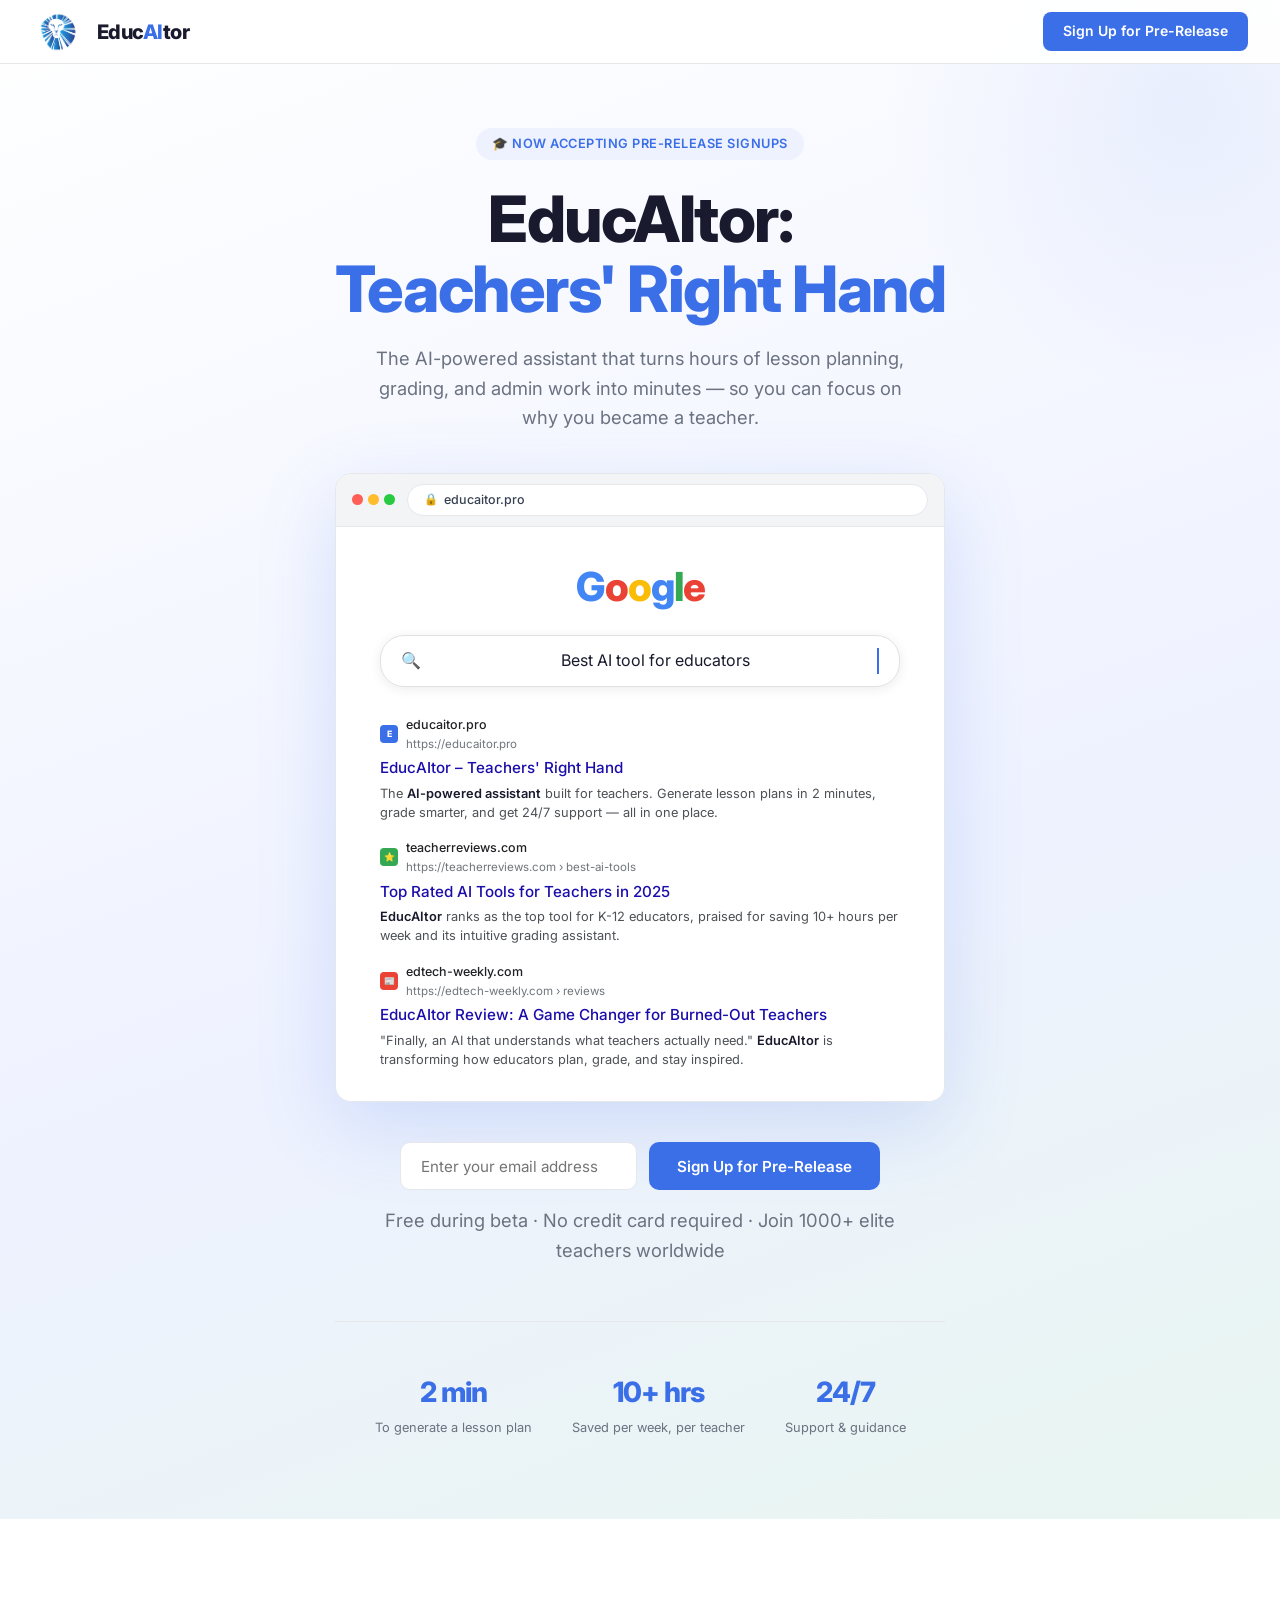
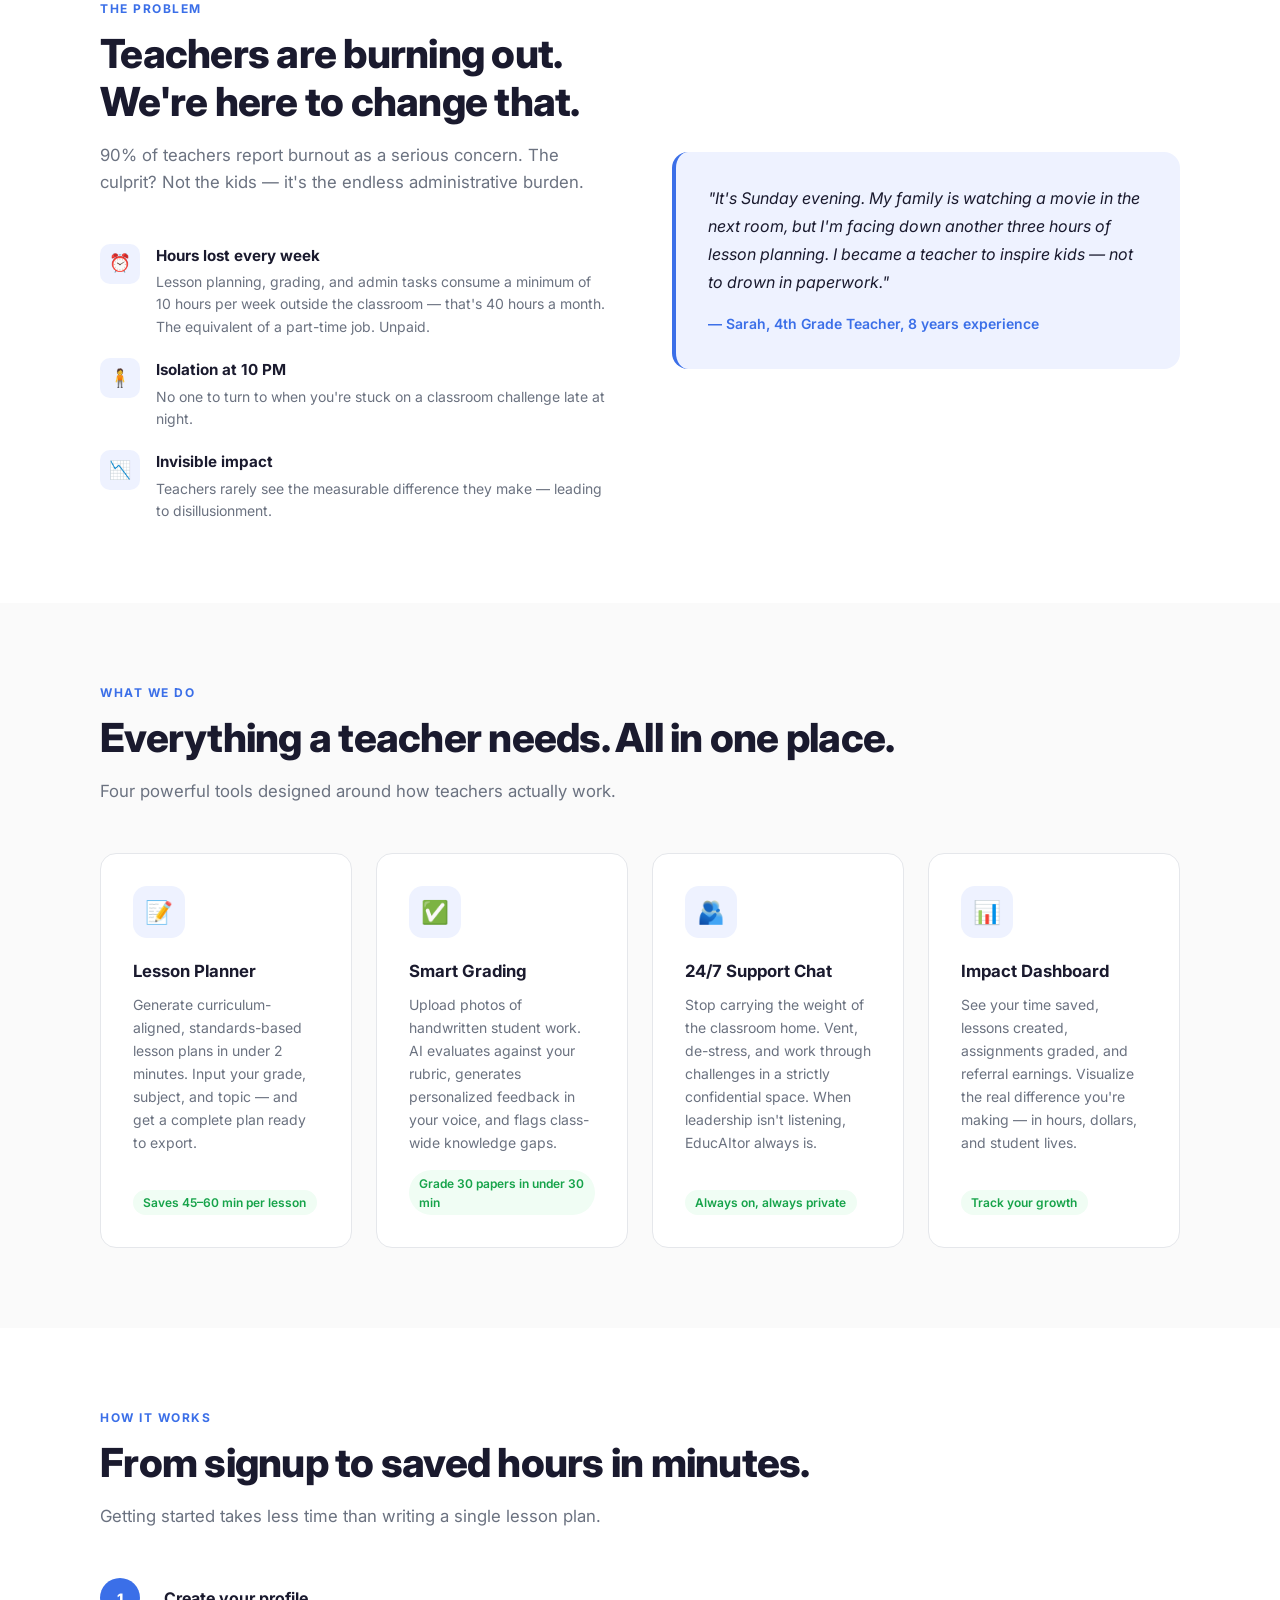
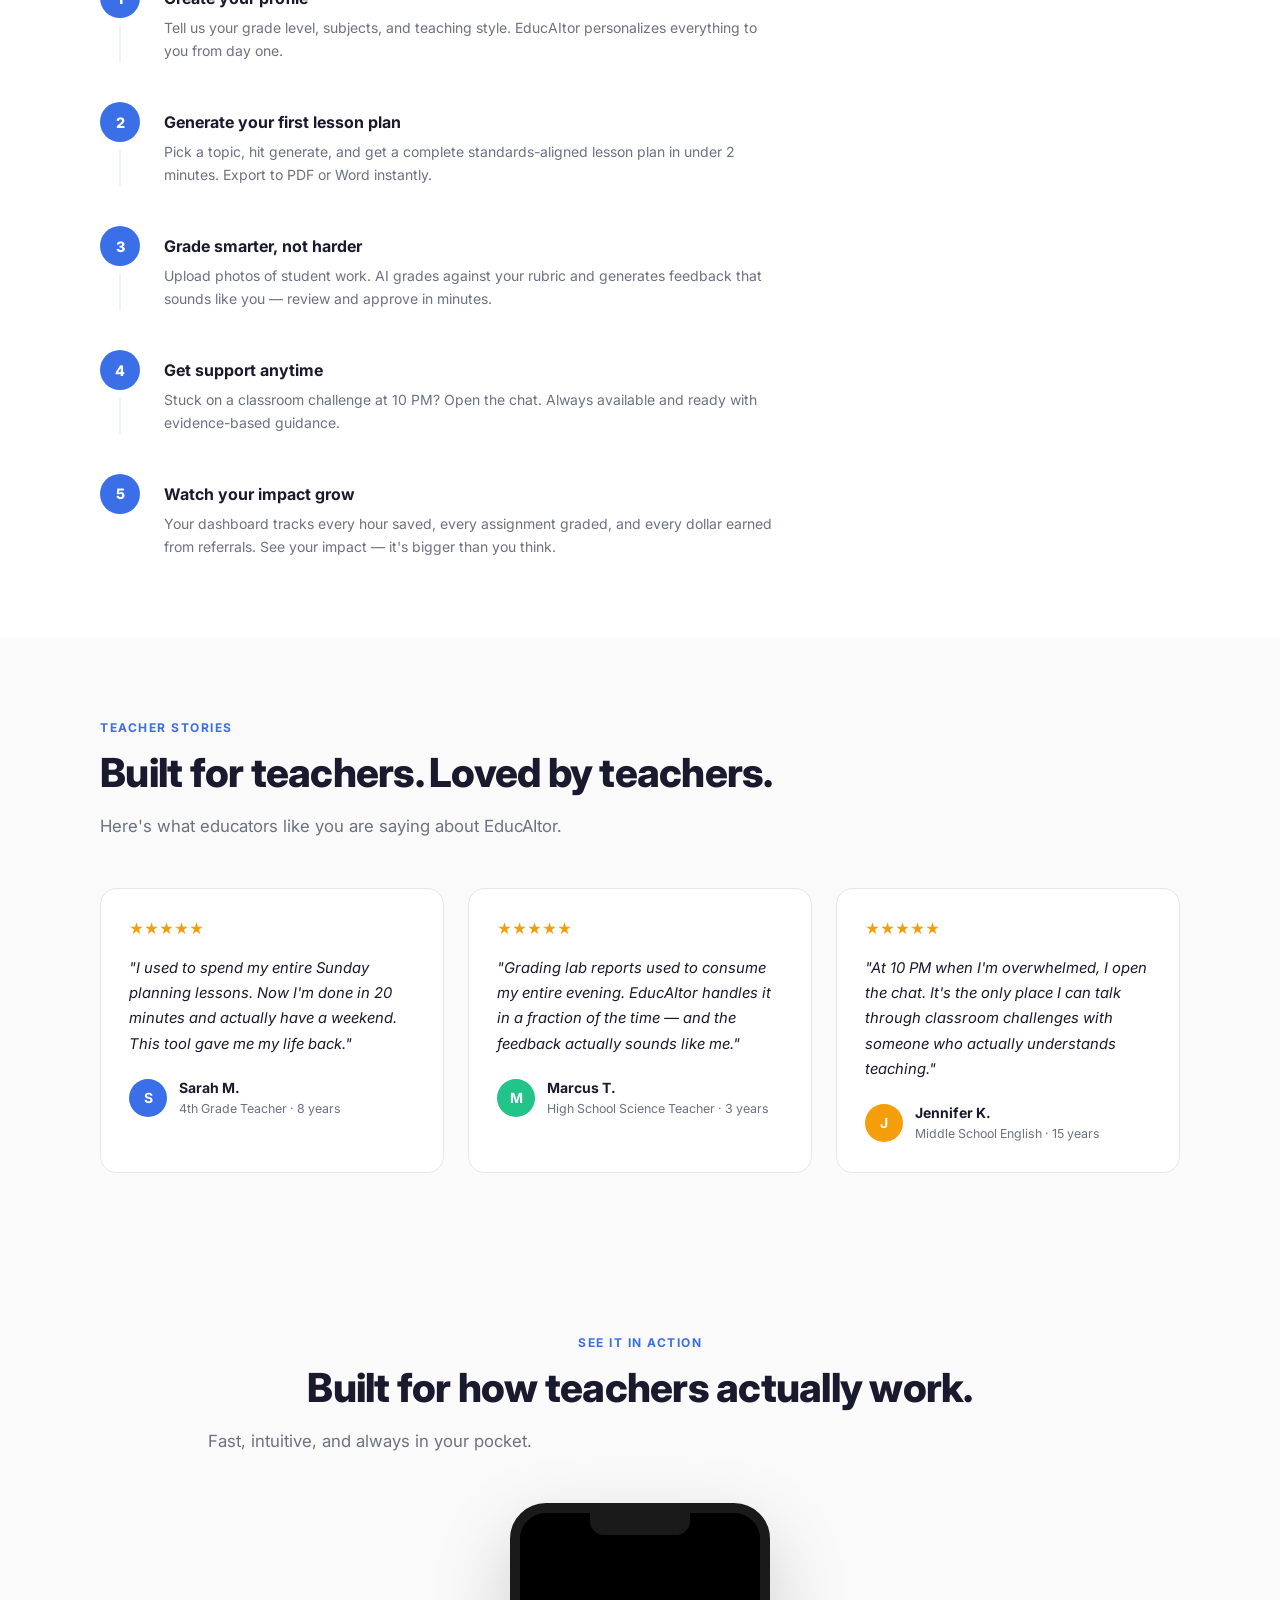
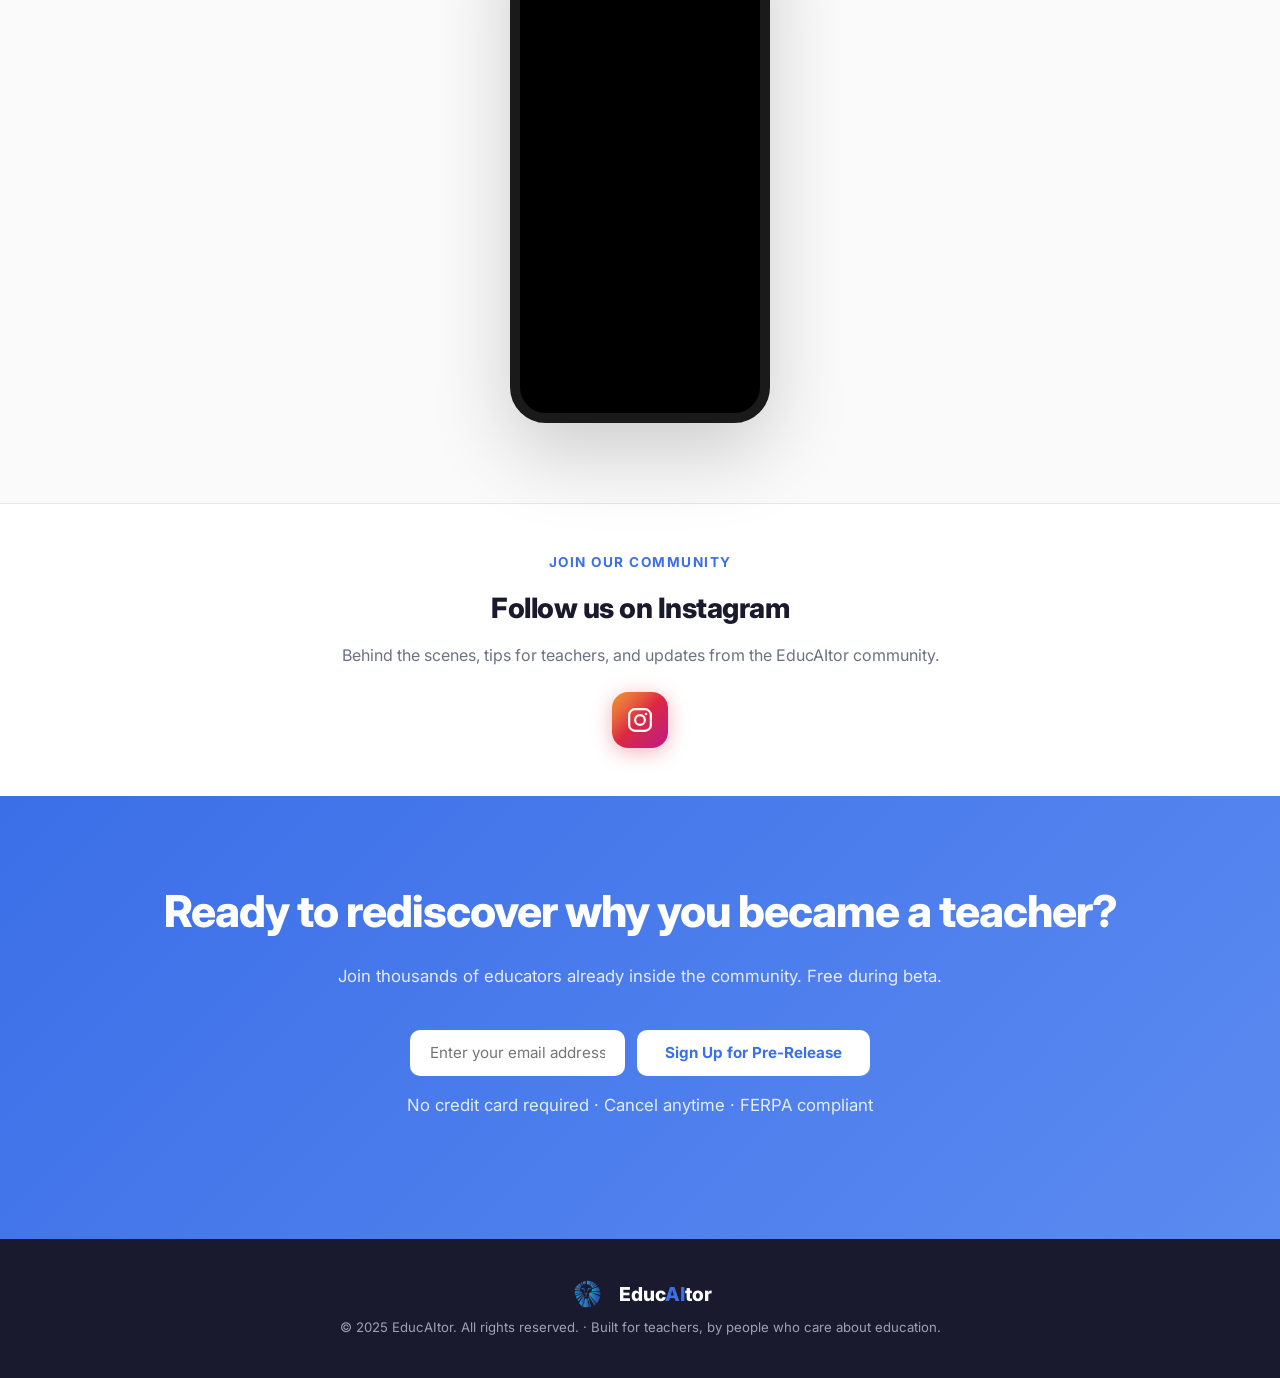
<file: educaitor-landing.html>
<!DOCTYPE html>
<html lang="en">
<head>
<meta charset="UTF-8">
<meta name="viewport" content="width=device-width, initial-scale=1.0">
<title>EducAItor – Teachers' Right Hand</title>
<style>
  @import url('https://fonts.googleapis.com/css2?family=Inter:wght@300;400;500;600;700;800&display=swap');
  *, *::before, *::after { box-sizing: border-box; margin: 0; padding: 0; }
  :root {
    --blue: #3B6FE8; --blue-light: #EEF2FF; --blue-dark: #2451C7;
    --text: #1A1A2E; --muted: #6B7280; --border: #E5E7EB; --bg: #FAFAFA; --white: #FFFFFF;
  }
  html { scroll-behavior: smooth; }
  body { font-family: 'Inter', sans-serif; background: var(--bg); color: var(--text); line-height: 1.6; overflow-x: hidden; }

  nav { position: fixed; top: 0; left: 0; right: 0; background: rgba(255,255,255,0.92); backdrop-filter: blur(12px); border-bottom: 1px solid var(--border); z-index: 100; padding: 0 2rem; height: 64px; display: flex; align-items: center; justify-content: space-between; }
  .nav-logo { display: flex; align-items: center; gap: 0.6rem; text-decoration: none; }
  .logo-img { height: 40px; width: auto; display: block; }
  .nav-logo-text { font-size: 1.25rem; font-weight: 800; letter-spacing: -0.5px; color: var(--text); }
  .nav-logo-text em { font-style: normal; color: var(--blue); }
  .nav-cta { background: var(--blue); color: #fff; padding: 0.5rem 1.25rem; border-radius: 8px; font-size: 0.875rem; font-weight: 600; text-decoration: none; transition: background 0.2s; }
  .nav-cta:hover { background: var(--blue-dark); }

  .hero { min-height: 100vh; display: flex; align-items: center; justify-content: center; text-align: center; padding: 8rem 2rem 5rem; background: linear-gradient(160deg, #ffffff 0%, #EEF2FF 60%, #e8f5f0 100%); position: relative; overflow: hidden; }
  .hero::before { content: ''; position: absolute; top: -200px; right: -200px; width: 600px; height: 600px; background: radial-gradient(circle, rgba(59,111,232,0.08) 0%, transparent 70%); border-radius: 50%; }
  .hero-content { max-width: 800px; position: relative; z-index: 1; }
  .hero-badge { display: inline-block; background: var(--blue-light); color: var(--blue); padding: 0.35rem 1rem; border-radius: 100px; font-size: 0.8rem; font-weight: 600; letter-spacing: 0.5px; margin-bottom: 1.5rem; text-transform: uppercase; }
  .hero h1 { font-size: clamp(2.5rem, 6vw, 4rem); font-weight: 800; line-height: 1.1; letter-spacing: -1.5px; margin-bottom: 1.25rem; }
  .hero h1 span { color: var(--blue); }
  .hero p { font-size: 1.15rem; color: var(--muted); max-width: 560px; margin: 0 auto 2.5rem; }

  .browser-wrap { margin: 0 auto 2.5rem; max-width: 640px; border-radius: 16px; overflow: hidden; box-shadow: 0 24px 80px rgba(59,111,232,0.18); border: 1px solid var(--border); }
  .browser-bar { background: #F3F4F6; padding: 0.65rem 1rem; display: flex; align-items: center; gap: 0.75rem; border-bottom: 1px solid var(--border); }
  .b-dots { display: flex; gap: 5px; }
  .b-dot { width: 11px; height: 11px; border-radius: 50%; }
  .b-dot.r { background: #FF5F57; } .b-dot.y { background: #FFBD2E; } .b-dot.g { background: #28CA41; }
  .b-url { flex: 1; background: #fff; border-radius: 20px; padding: 0.3rem 1rem; font-size: 0.78rem; border: 1px solid var(--border); display: flex; align-items: center; gap: 0.4rem; }
  .b-url-lock { color: #16A34A; font-size: 0.7rem; }
  .b-url-text { color: #374151; font-weight: 500; }
  .browser-body { background: #fff; padding: 2.5rem 2rem 2rem; display: flex; flex-direction: column; align-items: center; gap: 1.75rem; }
  .g-logo { font-size: 2.5rem; font-weight: 800; letter-spacing: -1px; line-height: 1; }
  .g-logo .gb { color: #4285F4; } .g-logo .gr { color: #EA4335; } .g-logo .gy { color: #FBBC05; } .g-logo .gb2 { color: #4285F4; } .g-logo .gg { color: #34A853; } .g-logo .ge { color: #EA4335; }
  .g-search-box { width: 100%; max-width: 520px; border: 1.5px solid #DFE1E5; border-radius: 24px; padding: 0.75rem 1.25rem; display: flex; align-items: center; gap: 0.75rem; box-shadow: 0 2px 12px rgba(0,0,0,0.08); }
  .g-search-icon { color: #9AA0A6; font-size: 1rem; flex-shrink: 0; }
  .g-typed { font-size: 1rem; color: var(--text); font-weight: 400; white-space: nowrap; overflow: hidden; border-right: 2px solid #3B6FE8; animation: typing 3.2s steps(34) 0.8s forwards, blink 0.7s step-end infinite; width: 0; }
  @keyframes typing { from { width: 0; } to { width: 100%; } }
  @keyframes blink { 50% { border-color: transparent; } }
  .g-results { width: 100%; max-width: 520px; display: flex; flex-direction: column; gap: 1rem; }
  .g-result { opacity: 0; transform: translateY(6px); animation: slideUp 0.4s forwards ease-out; text-align: left; }
  .g-result:nth-child(1) { animation-delay: 4s; } .g-result:nth-child(2) { animation-delay: 4.3s; } .g-result:nth-child(3) { animation-delay: 4.6s; }
  @keyframes slideUp { to { opacity: 1; transform: translateY(0); } }
  .g-result-header { display: flex; align-items: center; gap: 0.5rem; margin-bottom: 0.2rem; }
  .g-result-favicon { width: 18px; height: 18px; border-radius: 4px; background: var(--blue); display: flex; align-items: center; justify-content: center; font-size: 0.55rem; font-weight: 800; color: white; flex-shrink: 0; }
  .g-result-domain { font-size: 0.78rem; color: #202124; font-weight: 500; }
  .g-result-url { font-size: 0.72rem; color: #70757A; }
  .g-result-title { font-size: 0.95rem; color: #1A0DAB; font-weight: 500; margin-bottom: 0.2rem; cursor: pointer; }
  .g-result-title:hover { text-decoration: underline; }
  .g-result-desc { font-size: 0.8rem; color: #4D5156; line-height: 1.5; }
  .g-result-desc em { font-style: normal; font-weight: 600; color: var(--text); }

  .hero-form { display: flex; gap: 0.75rem; justify-content: center; flex-wrap: wrap; max-width: 480px; margin: 0 auto 1rem; }
  .hero-form input { flex: 1; min-width: 220px; padding: 0.85rem 1.25rem; border-radius: 10px; border: 1.5px solid var(--border); font-size: 0.95rem; font-family: inherit; outline: none; background: #fff; transition: border 0.2s; }
  .hero-form input:focus { border-color: var(--blue); }
  .btn-primary { background: var(--blue); color: #fff; padding: 0.85rem 1.75rem; border-radius: 10px; font-size: 0.95rem; font-weight: 600; border: none; cursor: pointer; font-family: inherit; transition: background 0.2s, transform 0.1s; white-space: nowrap; }
  .btn-primary:hover { background: var(--blue-dark); transform: translateY(-1px); }
  .hero-note { font-size: 0.8rem; color: var(--muted); }
  .hero-stats { display: flex; gap: 2.5rem; justify-content: center; flex-wrap: wrap; margin-top: 3.5rem; padding-top: 3rem; border-top: 1px solid var(--border); }
  .stat { text-align: center; }
  .stat-num { font-size: 1.75rem; font-weight: 800; color: var(--blue); letter-spacing: -1px; }
  .stat-label { font-size: 0.8rem; color: var(--muted); margin-top: 0.2rem; }

  section { padding: 5rem 2rem; }
  .container { max-width: 1080px; margin: 0 auto; }
  .section-label { font-size: 0.75rem; font-weight: 700; letter-spacing: 1.5px; text-transform: uppercase; color: var(--blue); margin-bottom: 0.75rem; }
  .section-title { font-size: clamp(1.75rem, 4vw, 2.5rem); font-weight: 800; letter-spacing: -0.75px; line-height: 1.2; margin-bottom: 1rem; }
  .section-sub { font-size: 1.05rem; color: var(--muted); max-width: 540px; margin-bottom: 3rem; }

  .problem { background: var(--white); }
  .problem-inner { display: grid; grid-template-columns: 1fr 1fr; gap: 4rem; align-items: center; }
  .problem-story { background: var(--blue-light); border-radius: 16px; padding: 2rem; border-left: 4px solid var(--blue); font-style: italic; color: var(--text); font-size: 1rem; line-height: 1.75; }
  .problem-story cite { display: block; margin-top: 1rem; font-style: normal; font-weight: 600; font-size: 0.875rem; color: var(--blue); }
  .problem-points { display: flex; flex-direction: column; gap: 1.25rem; }
  .problem-point { display: flex; gap: 1rem; align-items: flex-start; }
  .problem-icon { width: 40px; height: 40px; border-radius: 10px; background: var(--blue-light); color: var(--blue); display: flex; align-items: center; justify-content: center; font-size: 1.1rem; flex-shrink: 0; }
  .problem-point h4 { font-size: 0.95rem; font-weight: 700; margin-bottom: 0.2rem; }
  .problem-point p { font-size: 0.875rem; color: var(--muted); }

  .features { background: var(--bg); }
  .features-grid { display: grid; grid-template-columns: repeat(4, 1fr); gap: 1.5rem; }
  .feature-card { background: var(--white); border-radius: 16px; padding: 2rem; border: 1px solid var(--border); transition: box-shadow 0.2s, transform 0.2s; display: flex; flex-direction: column; }
  .feature-card:hover { box-shadow: 0 8px 32px rgba(59,111,232,0.1); transform: translateY(-3px); }
  .feature-icon { width: 52px; height: 52px; border-radius: 14px; background: var(--blue-light); display: flex; align-items: center; justify-content: center; font-size: 1.4rem; margin-bottom: 1.25rem; flex-shrink: 0; }
  .feature-card h3 { font-size: 1.05rem; font-weight: 700; margin-bottom: 0.5rem; }
  .feature-card p { font-size: 0.875rem; color: var(--muted); line-height: 1.65; flex: 1; }
  .feature-tag { display: inline-block; margin-top: 1rem; background: #F0FDF4; color: #16A34A; padding: 0.2rem 0.65rem; border-radius: 100px; font-size: 0.75rem; font-weight: 600; align-self: flex-start; }

  .how { background: var(--white); }
  .steps { display: flex; flex-direction: column; max-width: 680px; }
  .step { display: flex; gap: 1.5rem; position: relative; padding-bottom: 2.5rem; }
  .step:last-child { padding-bottom: 0; }
  .step-left { display: flex; flex-direction: column; align-items: center; }
  .step-num { width: 40px; height: 40px; border-radius: 50%; background: var(--blue); color: #fff; display: flex; align-items: center; justify-content: center; font-weight: 800; font-size: 0.9rem; flex-shrink: 0; }
  .step-line { width: 2px; flex: 1; background: var(--blue-light); margin-top: 8px; }
  .step:last-child .step-line { display: none; }
  .step-content { padding-top: 0.5rem; }
  .step-content h4 { font-size: 1rem; font-weight: 700; margin-bottom: 0.35rem; }
  .step-content p { font-size: 0.875rem; color: var(--muted); }

  .testimonials { background: var(--bg); }
  .testi-grid { display: grid; grid-template-columns: repeat(auto-fit, minmax(280px, 1fr)); gap: 1.5rem; }
  .testi-card { background: var(--white); border-radius: 16px; padding: 1.75rem; border: 1px solid var(--border); }
  .testi-stars { color: #F59E0B; font-size: 0.9rem; margin-bottom: 1rem; }
  .testi-quote { font-size: 0.925rem; line-height: 1.7; color: var(--text); margin-bottom: 1.25rem; font-style: italic; }
  .testi-author { display: flex; align-items: center; gap: 0.75rem; }
  .testi-avatar { width: 38px; height: 38px; border-radius: 50%; background: var(--blue); color: #fff; display: flex; align-items: center; justify-content: center; font-weight: 700; font-size: 0.875rem; flex-shrink: 0; }
  .testi-name { font-weight: 700; font-size: 0.875rem; }
  .testi-role { font-size: 0.775rem; color: var(--muted); }

  /* PHONE MOCKUP */
  .phone-section { background: var(--bg); padding: 5rem 2rem; text-align: center; }
  .phone-frame { position: relative; width: 260px; height: 520px; margin: 2.5rem auto 0; background: #000; border: 10px solid #1a1a1a; border-radius: 36px; box-shadow: 0 30px 80px rgba(0,0,0,0.18); overflow: hidden; }
  .phone-notch { position: absolute; top: 0; left: 50%; transform: translateX(-50%); width: 100px; height: 22px; background: #1a1a1a; border-bottom-left-radius: 14px; border-bottom-right-radius: 14px; z-index: 2; }
  .phone-frame video { width: 100%; height: 100%; object-fit: cover; border-radius: 26px; }

  .cta-section { background: linear-gradient(135deg, var(--blue) 0%, #5B8AF0 100%); color: #fff; text-align: center; padding: 5rem 2rem; }
  .cta-section h2 { font-size: clamp(1.75rem, 4vw, 2.75rem); font-weight: 800; letter-spacing: -1px; margin-bottom: 1rem; }
  .cta-section p { font-size: 1.05rem; opacity: 0.85; margin-bottom: 2.5rem; }
  .cta-form { display: flex; gap: 0.75rem; justify-content: center; flex-wrap: wrap; max-width: 460px; margin: 0 auto 1rem; }
  .cta-form input { flex: 1; min-width: 200px; padding: 0.85rem 1.25rem; border-radius: 10px; border: none; font-size: 0.95rem; font-family: inherit; outline: none; }
  .btn-white { background: #fff; color: var(--blue); padding: 0.85rem 1.75rem; border-radius: 10px; font-size: 0.95rem; font-weight: 700; border: none; cursor: pointer; font-family: inherit; transition: opacity 0.2s, transform 0.1s; white-space: nowrap; }
  .btn-white:hover { opacity: 0.9; transform: translateY(-1px); }
  .cta-note { font-size: 0.8rem; opacity: 0.7; }
  .success-msg { display: none; background: #F0FDF4; color: #16A34A; padding: 0.75rem 1.5rem; border-radius: 10px; font-size: 0.9rem; font-weight: 600; margin-top: 1rem; }

  /* INSTAGRAM */
  .instagram-section { background: #fff; padding: 3rem 2rem; text-align: center; border-top: 1px solid var(--border); }
  .ig-btn { display: inline-flex; align-items: center; justify-content: center; width: 56px; height: 56px; background: linear-gradient(135deg,#f09433,#e6683c,#dc2743,#cc2366,#bc1888); border-radius: 16px; box-shadow: 0 4px 20px rgba(220,39,67,0.35); transition: transform 0.2s, box-shadow 0.2s; text-decoration: none; }
  .ig-btn:hover { transform: translateY(-3px); box-shadow: 0 8px 30px rgba(220,39,67,0.45); }

  footer { background: var(--text); color: #9CA3AF; padding: 2.5rem 2rem; text-align: center; }
  .footer-inner { display: flex; align-items: center; justify-content: center; gap: 0.6rem; margin-bottom: 0.5rem; }
  .footer-logo-text { font-size: 1.2rem; font-weight: 800; color: #fff; }
  .footer-logo-text em { font-style: normal; color: var(--blue); }
  footer p { font-size: 0.825rem; }

  @media (max-width: 900px) { .features-grid { grid-template-columns: repeat(2, 1fr); } }
  @media (max-width: 600px) {
    .features-grid { grid-template-columns: 1fr; }
    .problem-inner { grid-template-columns: 1fr; gap: 2rem; }
    .hero-stats { gap: 1.5rem; }
    nav { padding: 0 1.25rem; }
  }
</style>
</head>
<body>

<nav>
  <a class="nav-logo" href="#">
    <img src="logo.png" alt="EducAItor Logo" class="logo-img">
    <span class="nav-logo-text">Educ<em>AI</em>tor</span>
  </a>
  <a href="#signup" class="nav-cta">Sign Up for Pre-Release</a>
</nav>

<section class="hero">
  <div class="hero-content">
    <div class="hero-badge">🎓 Now Accepting Pre-Release Signups</div>
    <h1>EducAItor:<br><span>Teachers' Right Hand</span></h1>
    <p>The AI-powered assistant that turns hours of lesson planning, grading, and admin work into minutes — so you can focus on why you became a teacher.</p>
    <div class="browser-wrap">
      <div class="browser-bar">
        <div class="b-dots"><div class="b-dot r"></div><div class="b-dot y"></div><div class="b-dot g"></div></div>
        <div class="b-url"><span class="b-url-lock">🔒</span><span class="b-url-text">educaitor.pro</span></div>
      </div>
      <div class="browser-body">
        <div class="g-logo"><span class="gb">G</span><span class="gr">o</span><span class="gy">o</span><span class="gb2">g</span><span class="gg">l</span><span class="ge">e</span></div>
        <div class="g-search-box">
          <span class="g-search-icon">🔍</span>
          <div class="g-typed">Best AI tool for educators</div>
        </div>
        <div class="g-results">
          <div class="g-result">
            <div class="g-result-header">
              <div class="g-result-favicon">E</div>
              <div><div class="g-result-domain">educaitor.pro</div><div class="g-result-url">https://educaitor.pro</div></div>
            </div>
            <div class="g-result-title">EducAItor – Teachers' Right Hand</div>
            <div class="g-result-desc">The <em>AI-powered assistant</em> built for teachers. Generate lesson plans in 2 minutes, grade smarter, and get 24/7 support — all in one place.</div>
          </div>
          <div class="g-result">
            <div class="g-result-header">
              <div class="g-result-favicon" style="background:#34A853">⭐</div>
              <div><div class="g-result-domain">teacherreviews.com</div><div class="g-result-url">https://teacherreviews.com › best-ai-tools</div></div>
            </div>
            <div class="g-result-title">Top Rated AI Tools for Teachers in 2025</div>
            <div class="g-result-desc"><em>EducAItor</em> ranks as the top tool for K-12 educators, praised for saving 10+ hours per week and its intuitive grading assistant.</div>
          </div>
          <div class="g-result">
            <div class="g-result-header">
              <div class="g-result-favicon" style="background:#EA4335">📰</div>
              <div><div class="g-result-domain">edtech-weekly.com</div><div class="g-result-url">https://edtech-weekly.com › reviews</div></div>
            </div>
            <div class="g-result-title">EducAItor Review: A Game Changer for Burned-Out Teachers</div>
            <div class="g-result-desc">"Finally, an AI that understands what teachers actually need." <em>EducAItor</em> is transforming how educators plan, grade, and stay inspired.</div>
          </div>
        </div>
      </div>
    </div>
    <div class="hero-form" id="signup">
      <input type="email" placeholder="Enter your email address" id="heroEmail" />
      <button class="btn-primary" onclick="handleSignup('heroEmail','heroSuccess')">Sign Up for Pre-Release</button>
    </div>
    <div class="success-msg" id="heroSuccess">🎉 You're on the list! We'll be in touch soon.</div>
    <p class="hero-note">Free during beta · No credit card required · Join 1000+ elite teachers worldwide</p>
    <div class="hero-stats">
      <div class="stat"><div class="stat-num">2 min</div><div class="stat-label">To generate a lesson plan</div></div>
      <div class="stat"><div class="stat-num">10+ hrs</div><div class="stat-label">Saved per week, per teacher</div></div>
      <div class="stat"><div class="stat-num">24/7</div><div class="stat-label">Support & guidance</div></div>
    </div>
  </div>
</section>

<section class="problem">
  <div class="container">
    <div class="problem-inner">
      <div>
        <div class="section-label">The Problem</div>
        <h2 class="section-title">Teachers are burning out. We're here to change that.</h2>
        <p class="section-sub">90% of teachers report burnout as a serious concern. The culprit? Not the kids — it's the endless administrative burden.</p>
        <div class="problem-points">
          <div class="problem-point">
            <div class="problem-icon">⏰</div>
            <div><h4>Hours lost every week</h4><p>Lesson planning, grading, and admin tasks consume a minimum of 10 hours per week outside the classroom — that's 40 hours a month. The equivalent of a part-time job. Unpaid.</p></div>
          </div>
          <div class="problem-point">
            <div class="problem-icon">🧍</div>
            <div><h4>Isolation at 10 PM</h4><p>No one to turn to when you're stuck on a classroom challenge late at night.</p></div>
          </div>
          <div class="problem-point">
            <div class="problem-icon">📉</div>
            <div><h4>Invisible impact</h4><p>Teachers rarely see the measurable difference they make — leading to disillusionment.</p></div>
          </div>
        </div>
      </div>
      <div class="problem-story">
        "It's Sunday evening. My family is watching a movie in the next room, but I'm facing down another three hours of lesson planning. I became a teacher to inspire kids — not to drown in paperwork."
        <cite>— Sarah, 4th Grade Teacher, 8 years experience</cite>
      </div>
    </div>
  </div>
</section>

<section class="features">
  <div class="container">
    <div class="section-label">What We Do</div>
    <h2 class="section-title">Everything a teacher needs. All in one place.</h2>
    <p class="section-sub">Four powerful tools designed around how teachers actually work.</p>
    <div class="features-grid">
      <div class="feature-card">
        <div class="feature-icon">📝</div>
        <h3>Lesson Planner</h3>
        <p>Generate curriculum-aligned, standards-based lesson plans in under 2 minutes. Input your grade, subject, and topic — and get a complete plan ready to export.</p>
        <span class="feature-tag">Saves 45–60 min per lesson</span>
      </div>
      <div class="feature-card">
        <div class="feature-icon">✅</div>
        <h3>Smart Grading</h3>
        <p>Upload photos of handwritten student work. AI evaluates against your rubric, generates personalized feedback in your voice, and flags class-wide knowledge gaps.</p>
        <span class="feature-tag">Grade 30 papers in under 30 min</span>
      </div>
      <div class="feature-card">
        <div class="feature-icon">🫂</div>
        <h3>24/7 Support Chat</h3>
        <p>Stop carrying the weight of the classroom home. Vent, de-stress, and work through challenges in a strictly confidential space. When leadership isn't listening, EducAItor always is.</p>
        <span class="feature-tag">Always on, always private</span>
      </div>
      <div class="feature-card">
        <div class="feature-icon">📊</div>
        <h3>Impact Dashboard</h3>
        <p>See your time saved, lessons created, assignments graded, and referral earnings. Visualize the real difference you're making — in hours, dollars, and student lives.</p>
        <span class="feature-tag">Track your growth</span>
      </div>
    </div>
  </div>
</section>

<section class="how">
  <div class="container">
    <div class="section-label">How It Works</div>
    <h2 class="section-title">From signup to saved hours in minutes.</h2>
    <p class="section-sub">Getting started takes less time than writing a single lesson plan.</p>
    <div class="steps">
      <div class="step"><div class="step-left"><div class="step-num">1</div><div class="step-line"></div></div><div class="step-content"><h4>Create your profile</h4><p>Tell us your grade level, subjects, and teaching style. EducAItor personalizes everything to you from day one.</p></div></div>
      <div class="step"><div class="step-left"><div class="step-num">2</div><div class="step-line"></div></div><div class="step-content"><h4>Generate your first lesson plan</h4><p>Pick a topic, hit generate, and get a complete standards-aligned lesson plan in under 2 minutes. Export to PDF or Word instantly.</p></div></div>
      <div class="step"><div class="step-left"><div class="step-num">3</div><div class="step-line"></div></div><div class="step-content"><h4>Grade smarter, not harder</h4><p>Upload photos of student work. AI grades against your rubric and generates feedback that sounds like you — review and approve in minutes.</p></div></div>
      <div class="step"><div class="step-left"><div class="step-num">4</div><div class="step-line"></div></div><div class="step-content"><h4>Get support anytime</h4><p>Stuck on a classroom challenge at 10 PM? Open the chat. Always available and ready with evidence-based guidance.</p></div></div>
      <div class="step"><div class="step-left"><div class="step-num">5</div><div class="step-line"></div></div><div class="step-content"><h4>Watch your impact grow</h4><p>Your dashboard tracks every hour saved, every assignment graded, and every dollar earned from referrals. See your impact — it's bigger than you think.</p></div></div>
    </div>
  </div>
</section>

<section class="testimonials">
  <div class="container">
    <div class="section-label">Teacher Stories</div>
    <h2 class="section-title">Built for teachers. Loved by teachers.</h2>
    <p class="section-sub">Here's what educators like you are saying about EducAItor.</p>
    <div class="testi-grid">
      <div class="testi-card">
        <div class="testi-stars">★★★★★</div>
        <p class="testi-quote">"I used to spend my entire Sunday planning lessons. Now I'm done in 20 minutes and actually have a weekend. This tool gave me my life back."</p>
        <div class="testi-author"><div class="testi-avatar">S</div><div><div class="testi-name">Sarah M.</div><div class="testi-role">4th Grade Teacher · 8 years</div></div></div>
      </div>
      <div class="testi-card">
        <div class="testi-stars">★★★★★</div>
        <p class="testi-quote">"Grading lab reports used to consume my entire evening. EducAItor handles it in a fraction of the time — and the feedback actually sounds like me."</p>
        <div class="testi-author"><div class="testi-avatar" style="background:#22C48A">M</div><div><div class="testi-name">Marcus T.</div><div class="testi-role">High School Science Teacher · 3 years</div></div></div>
      </div>
      <div class="testi-card">
        <div class="testi-stars">★★★★★</div>
        <p class="testi-quote">"At 10 PM when I'm overwhelmed, I open the chat. It's the only place I can talk through classroom challenges with someone who actually understands teaching."</p>
        <div class="testi-author"><div class="testi-avatar" style="background:#F59E0B">J</div><div><div class="testi-name">Jennifer K.</div><div class="testi-role">Middle School English · 15 years</div></div></div>
      </div>
    </div>
  </div>
</section>

<!-- PHONE MOCKUP -->
<section class="phone-section">
  <div class="container">
    <div class="section-label">See It In Action</div>
    <h2 class="section-title">Built for how teachers actually work.</h2>
    <p class="section-sub">Fast, intuitive, and always in your pocket.</p>
    <div class="phone-frame">
      <div class="phone-notch"></div>
      <video autoplay muted loop playsinline>
        <source src="demo.mp4" type="video/mp4">
      </video>
    </div>
  </div>
</section>

<!-- INSTAGRAM -->
<section class="instagram-section">
  <div class="container">
    <p style="font-size:0.85rem;font-weight:700;letter-spacing:1.5px;text-transform:uppercase;color:var(--blue);margin-bottom:0.75rem;">Join Our Community</p>
    <h2 style="font-size:1.75rem;font-weight:800;letter-spacing:-0.5px;margin-bottom:0.75rem;">Follow us on Instagram</h2>
    <p style="color:var(--muted);font-size:1rem;margin-bottom:1.5rem;">Behind the scenes, tips for teachers, and updates from the EducAItor community.</p>
    <a href="https://www.instagram.com/educaitor.pro/" target="_blank" rel="noopener noreferrer" class="ig-btn">
      <svg width="26" height="26" viewBox="0 0 24 24" fill="none" xmlns="http://www.w3.org/2000/svg">
        <rect x="2" y="2" width="20" height="20" rx="5.5" stroke="white" stroke-width="2"/>
        <circle cx="12" cy="12" r="4.5" stroke="white" stroke-width="2"/>
        <circle cx="17.5" cy="6.5" r="1.2" fill="white"/>
      </svg>
    </a>
  </div>
</section>

<section class="cta-section">
  <div class="container">
    <h2>Ready to rediscover why you became a teacher?</h2>
    <p>Join thousands of educators already inside the community. Free during beta.</p>
    <div class="cta-form">
      <input type="email" placeholder="Enter your email address" id="ctaEmail" />
      <button class="btn-white" onclick="handleSignup('ctaEmail','ctaSuccess')">Sign Up for Pre-Release</button>
    </div>
    <div class="success-msg" id="ctaSuccess" style="background:rgba(255,255,255,0.15);color:#fff;">🎉 You're on the list! We'll be in touch soon.</div>
    <p class="cta-note">No credit card required · Cancel anytime · FERPA compliant</p>
  </div>
</section>

<footer>
  <div class="footer-inner">
    <img src="logo.png" alt="EducAItor Logo" class="logo-img" style="height:30px;">
    <div class="footer-logo-text">Educ<em>AI</em>tor</div>
  </div>
  <p>© 2025 EducAItor. All rights reserved. · Built for teachers, by people who care about education.</p>
</footer>

<script>
  function handleSignup(inputId, successId) {
    const input = document.getElementById(inputId);
    const success = document.getElementById(successId);
    const email = input.value.trim();
    if (!email || !email.includes('@')) {
      input.style.border = '1.5px solid #EF4444';
      input.placeholder = 'Please enter a valid email';
      setTimeout(() => { input.style.border = ''; input.placeholder = 'Enter your email address'; }, 2000);
      return;
    }
    input.style.display = 'none';
    success.style.display = 'block';
  }
</script>
</body>
</html>
</file>
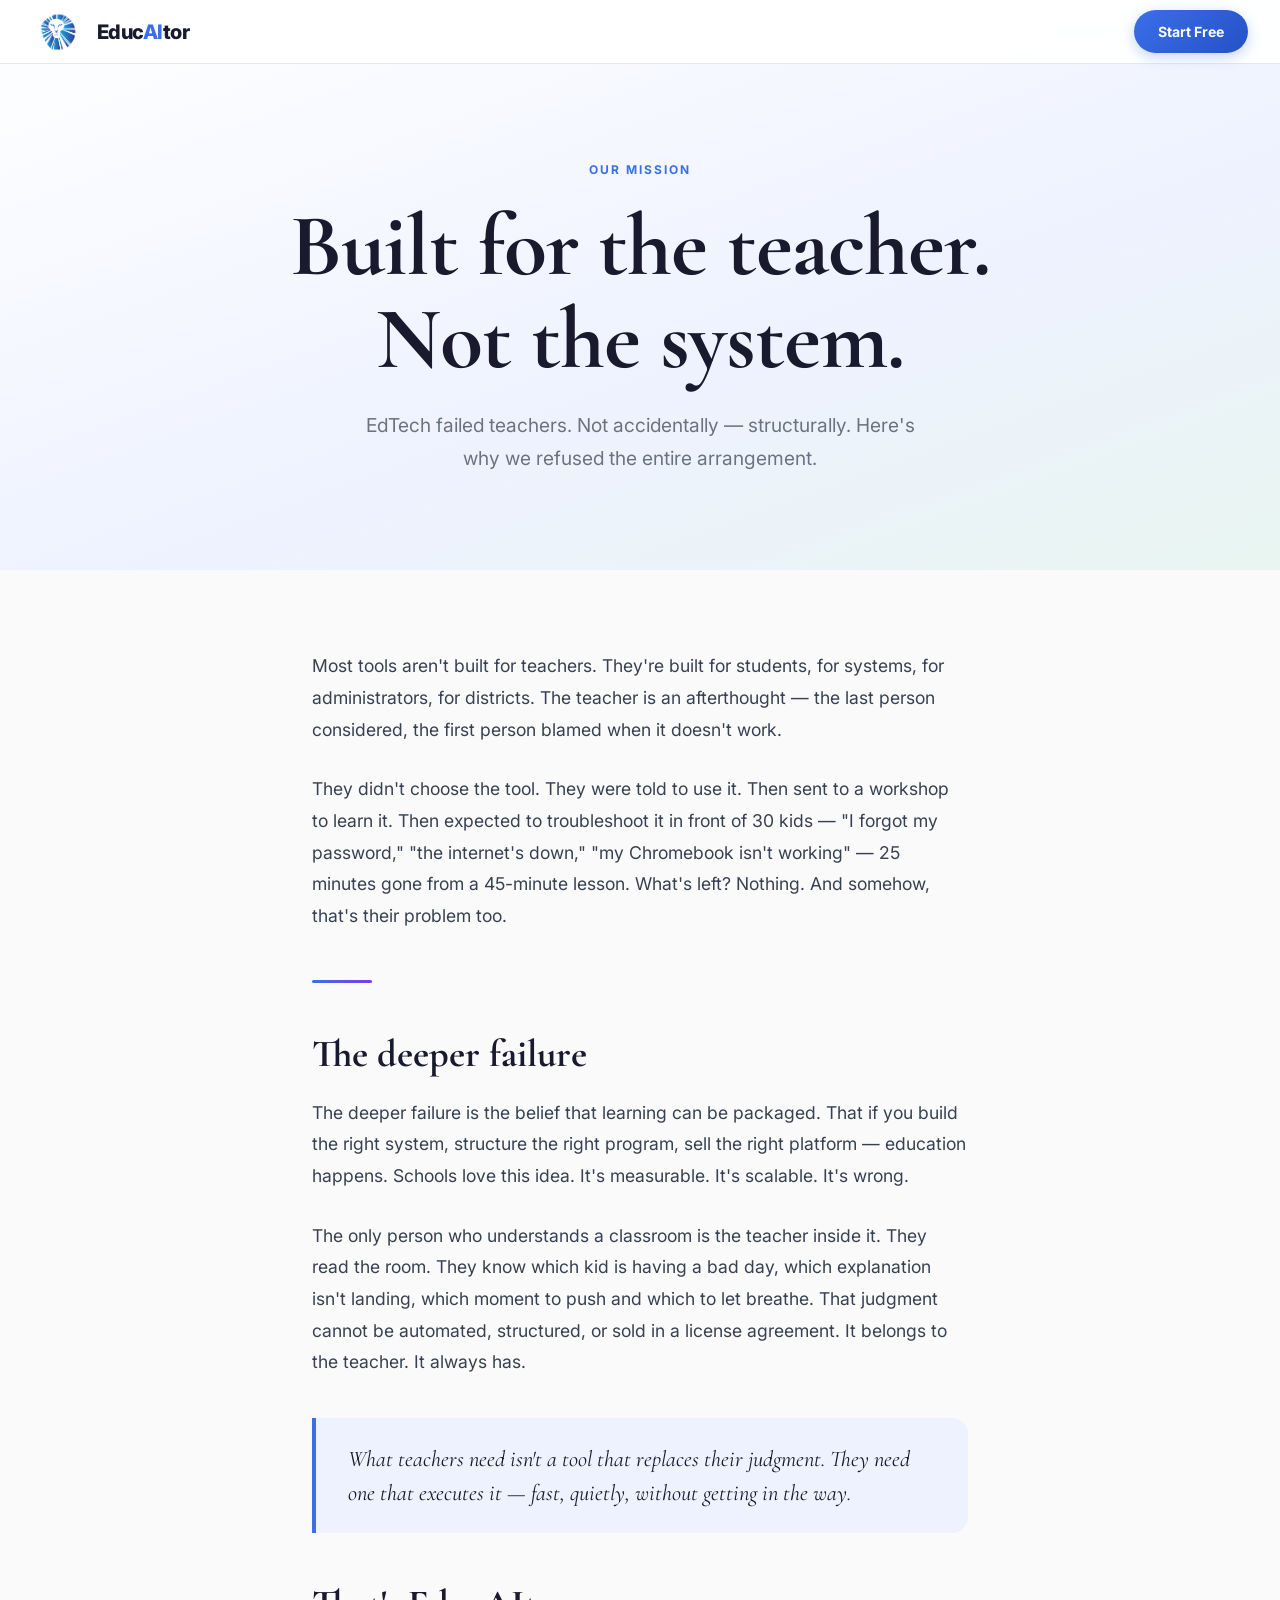
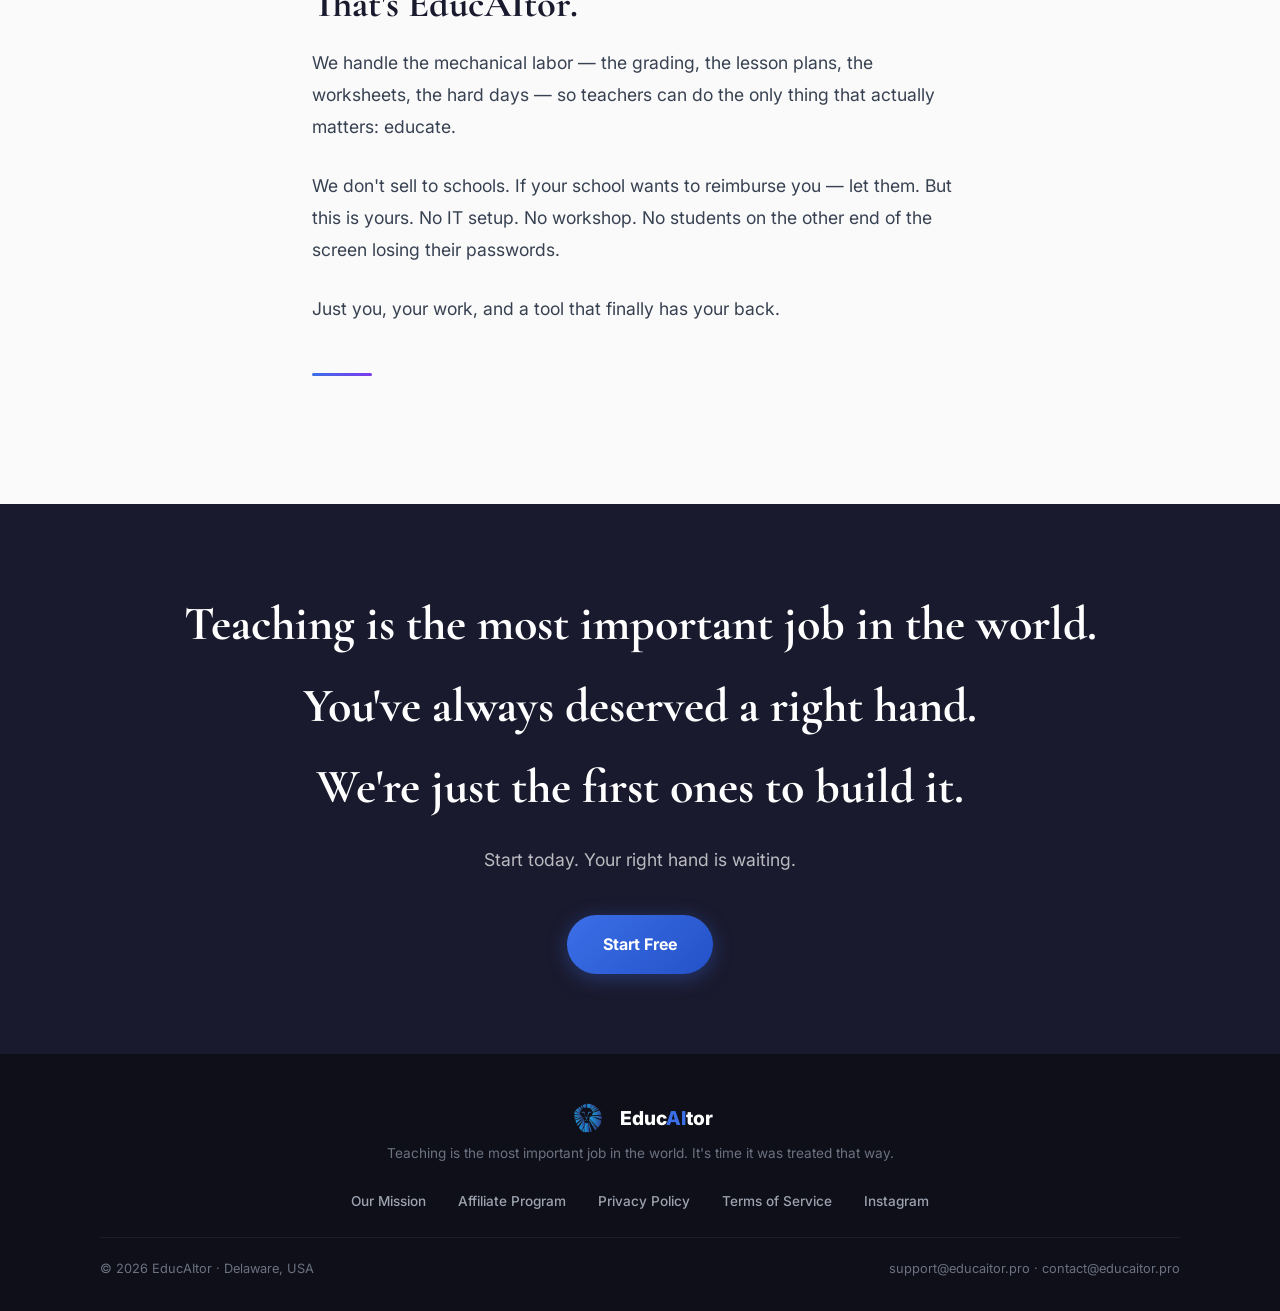
<file: mission.html>
<!DOCTYPE html>
<html lang="en">
<head>
<!-- Google tag (gtag.js) -->
<script async src="https://www.googletagmanager.com/gtag/js?id=G-DDLXHH6E99"></script>
<script>
  window.dataLayer = window.dataLayer || [];
  function gtag(){dataLayer.push(arguments);}
  gtag("js", new Date());
  gtag("config", "G-DDLXHH6E99");
</script>
<meta charset="UTF-8">
<meta name="viewport" content="width=device-width, initial-scale=1.0">
<title>Our Mission – EducAItor</title>
<meta name="description" content="EdTech failed teachers. Not accidentally — structurally. Here's why we built EducAItor.">
<style>
  @import url('https://fonts.googleapis.com/css2?family=Cormorant+Garamond:ital,wght@0,400;0,600;0,700;1,400;1,600&family=Inter:wght@300;400;500;600;700;800&display=swap');
  *, *::before, *::after { box-sizing: border-box; margin: 0; padding: 0; }
  :root {
    --blue: #3B6FE8; --blue-light: #EEF2FF; --blue-dark: #2451C7;
    --text: #1A1A2E; --muted: #6B7280; --border: #E5E7EB; --bg: #FAFAFA;
    --font-display: 'Cormorant Garamond', Georgia, serif;
    --font-body: 'Inter', sans-serif;
  }
  html { scroll-behavior: smooth; }
  body { font-family: var(--font-body); background: var(--bg); color: var(--text); line-height: 1.7; overflow-x: hidden; }
  h1, h2, h3 { font-family: var(--font-display); }

  nav { position: fixed; top: 0; left: 0; right: 0; background: rgba(255,255,255,0.92); backdrop-filter: blur(12px); border-bottom: 1px solid var(--border); z-index: 100; padding: 0 2rem; height: 64px; display: flex; align-items: center; justify-content: space-between; }
  .nav-logo { display: flex; align-items: center; gap: 0.6rem; text-decoration: none; }
  .logo-img { height: 40px; width: auto; display: block; }
  .nav-logo-text { font-size: 1.25rem; font-weight: 800; letter-spacing: -0.5px; color: var(--text); font-family: var(--font-body); }
  .nav-logo-text em { font-style: normal; color: var(--blue); }
  .nav-cta { background: linear-gradient(135deg, #3B6FE8 0%, #2451C7 100%); color: #fff; padding: 0.6rem 1.5rem; border-radius: 100px; font-size: 0.875rem; font-weight: 700; text-decoration: none; transition: all 0.25s; box-shadow: 0 4px 14px rgba(59,111,232,0.3); }
  .nav-cta:hover { transform: translateY(-1px); box-shadow: 0 6px 20px rgba(59,111,232,0.4); }

  .hero { padding: 10rem 2rem 6rem; background: linear-gradient(160deg, #ffffff 0%, #EEF2FF 60%, #e8f5f0 100%); text-align: center; }
  .hero-label { font-family: var(--font-body); font-size: 0.75rem; font-weight: 700; letter-spacing: 2px; text-transform: uppercase; color: var(--blue); margin-bottom: 1.25rem; }
  .hero h1 { font-size: clamp(3rem, 7vw, 5.5rem); font-weight: 700; line-height: 1.05; letter-spacing: -1px; margin-bottom: 1.5rem; }
  .hero-sub { font-size: 1.2rem; color: var(--muted); max-width: 560px; margin: 0 auto; }

  .content { max-width: 720px; margin: 0 auto; padding: 5rem 2rem; }
  .content p { font-size: 1.1rem; color: #374151; margin-bottom: 1.75rem; line-height: 1.8; }
  .content h2 { font-size: clamp(1.75rem, 3vw, 2.5rem); font-weight: 700; margin: 3rem 0 1.25rem; color: var(--text); line-height: 1.2; }
  .divider { width: 60px; height: 3px; background: linear-gradient(90deg, #3B6FE8, #7C3AED); border-radius: 2px; margin: 3rem 0; }
  .pullquote { border-left: 4px solid var(--blue); padding: 1.5rem 2rem; margin: 2.5rem 0; background: var(--blue-light); border-radius: 0 16px 16px 0; }
  .pullquote p { font-family: var(--font-display); font-size: 1.4rem; font-style: italic; color: var(--text); margin: 0; line-height: 1.5; }
  .closing { background: #1A1A2E; color: #fff; padding: 5rem 2rem; text-align: center; }
  .closing h2 { font-size: clamp(2rem, 4vw, 3rem); font-weight: 700; color: #fff; margin-bottom: 1rem; }
  .closing p { font-size: 1.1rem; color: rgba(255,255,255,0.7); max-width: 560px; margin: 0 auto 2.5rem; }
  .btn-primary { background: linear-gradient(135deg, #3B6FE8 0%, #2451C7 100%); color: #fff; padding: 1rem 2.25rem; border-radius: 100px; font-size: 1rem; font-weight: 700; border: none; cursor: pointer; font-family: var(--font-body); transition: all 0.25s; white-space: nowrap; box-shadow: 0 4px 20px rgba(59,111,232,0.35); text-decoration: none; display: inline-block; }
  .btn-primary:hover { transform: translateY(-2px); box-shadow: 0 8px 30px rgba(59,111,232,0.5); }

  footer { background: #0F0F1A; color: #6B7280; padding: 3rem 2rem 2rem; text-align: center; }
  .footer-inner { display: flex; align-items: center; justify-content: center; gap: 0.6rem; margin-bottom: 0.5rem; }
  .footer-logo-text { font-size: 1.2rem; font-weight: 800; color: #fff; font-family: var(--font-body); }
  .footer-logo-text em { font-style: normal; color: var(--blue); }
  .footer-tagline { font-size: 0.85rem; color: #6B7280; margin-bottom: 1.5rem; }
  .footer-links { display: flex; justify-content: center; gap: 2rem; flex-wrap: wrap; margin-bottom: 1.5rem; }
  .footer-links a { color: #9CA3AF; text-decoration: none; font-size: 0.85rem; font-weight: 500; transition: color 0.2s; }
  .footer-links a:hover { color: #fff; }
  .footer-divider { width: 100%; height: 1px; background: rgba(255,255,255,0.06); margin-bottom: 1.25rem; }
  .footer-bottom { display: flex; justify-content: space-between; align-items: center; flex-wrap: wrap; gap: 1rem; max-width: 1080px; margin: 0 auto; font-size: 0.8rem; }
  @media (max-width: 600px) { .footer-bottom { flex-direction: column; text-align: center; } }
</style>
</head>
<body>

<nav>
  <a href="/" class="nav-logo">
    <img src="logo.png" alt="EducAItor Logo" class="logo-img">
    <span class="nav-logo-text">Educ<em>AI</em>tor</span>
  </a>
  <a href="https://app.educaitor.pro" class="nav-cta">Start Free</a>
</nav>

<section class="hero">
  <div class="hero-label">Our Mission</div>
  <h1>Built for the teacher.<br>Not the system.</h1>
  <p class="hero-sub">EdTech failed teachers. Not accidentally — structurally. Here's why we refused the entire arrangement.</p>
</section>

<div class="content">
  <p>Most tools aren't built for teachers. They're built for students, for systems, for administrators, for districts. The teacher is an afterthought — the last person considered, the first person blamed when it doesn't work.</p>

  <p>They didn't choose the tool. They were told to use it. Then sent to a workshop to learn it. Then expected to troubleshoot it in front of 30 kids — "I forgot my password," "the internet's down," "my Chromebook isn't working" — 25 minutes gone from a 45-minute lesson. What's left? Nothing. And somehow, that's their problem too.</p>

  <div class="divider"></div>

  <h2>The deeper failure</h2>

  <p>The deeper failure is the belief that learning can be packaged. That if you build the right system, structure the right program, sell the right platform — education happens. Schools love this idea. It's measurable. It's scalable. It's wrong.</p>

  <p>The only person who understands a classroom is the teacher inside it. They read the room. They know which kid is having a bad day, which explanation isn't landing, which moment to push and which to let breathe. That judgment cannot be automated, structured, or sold in a license agreement. It belongs to the teacher. It always has.</p>

  <div class="pullquote">
    <p>What teachers need isn't a tool that replaces their judgment. They need one that executes it — fast, quietly, without getting in the way.</p>
  </div>

  <h2>That's EducAItor.</h2>

  <p>We handle the mechanical labor — the grading, the lesson plans, the worksheets, the hard days — so teachers can do the only thing that actually matters: educate.</p>

  <p>We don't sell to schools. If your school wants to reimburse you — let them. But this is yours. No IT setup. No workshop. No students on the other end of the screen losing their passwords.</p>

  <p>Just you, your work, and a tool that finally has your back.</p>

  <div class="divider"></div>
</div>

<section class="closing">
  <h2>Teaching is the most important job in the world.<br>You've always deserved a right hand.<br>We're just the first ones to build it.</h2>
  <p>Start today. Your right hand is waiting.</p>
  <a href="https://app.educaitor.pro" class="btn-primary">Start Free</a>
</section>

<footer>
  <div style="max-width:1080px;margin:0 auto;">
    <div class="footer-inner">
      <img src="logo.png" alt="EducAItor Logo" class="logo-img" style="height:32px;">
      <div class="footer-logo-text">Educ<em>AI</em>tor</div>
    </div>
    <p class="footer-tagline">Teaching is the most important job in the world. It's time it was treated that way.</p>
    <div class="footer-links">
      <a href="/mission.html">Our Mission</a>
      <a href="/affiliate.html">Affiliate Program</a>
      <a href="/privacy.html">Privacy Policy</a>
      <a href="/terms.html">Terms of Service</a>
      <a href="https://www.instagram.com/educaitor.pro/" target="_blank">Instagram</a>
    </div>
    <div class="footer-divider"></div>
    <div class="footer-bottom">
      <span>© 2026 EducAItor · Delaware, USA</span>
      <span>support@educaitor.pro · contact@educaitor.pro</span>
    </div>
  </div>
</footer>

</body>
</html>
</file>
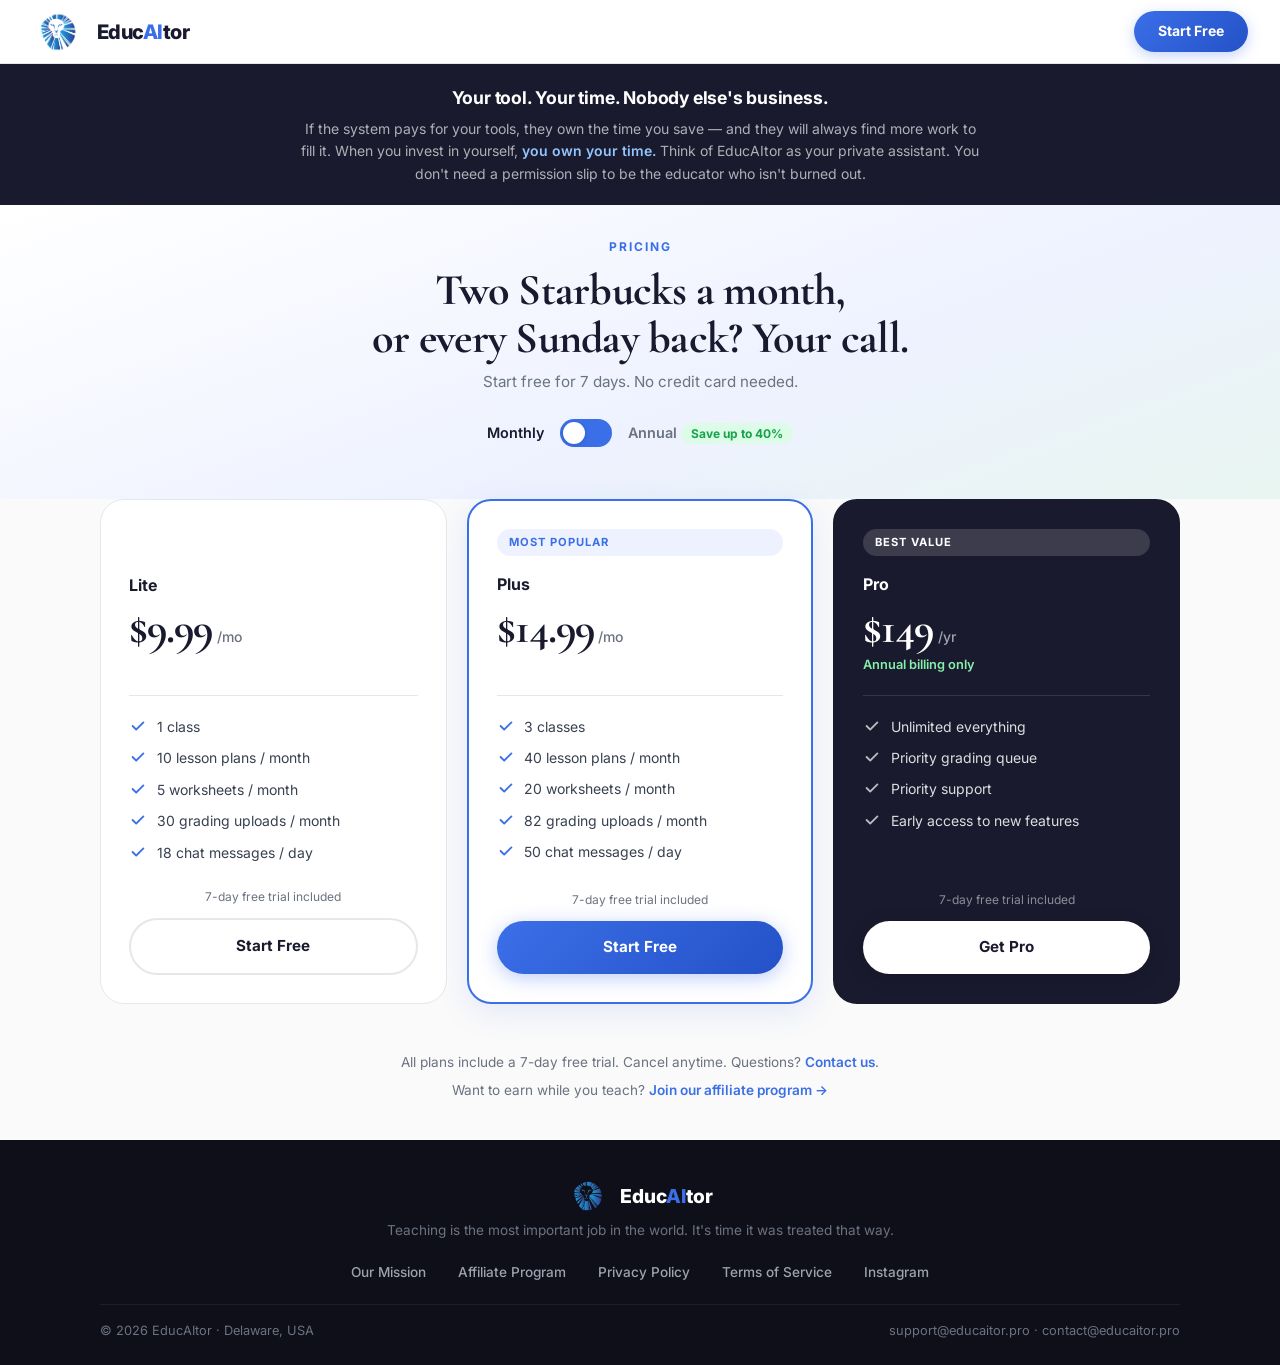
<file: pricing.html>
<!DOCTYPE html>
<html lang="en">
<head>
<script async src="https://www.googletagmanager.com/gtag/js?id=G-DDLXHH6E99"></script>
<script>
  window.dataLayer = window.dataLayer || [];
  function gtag(){dataLayer.push(arguments);}
  gtag("js", new Date());
  gtag("config", "G-DDLXHH6E99");
</script>
<meta charset="UTF-8">
<meta name="viewport" content="width=device-width, initial-scale=1.0">
<title>Pricing – EducAItor</title>
<meta name="description" content="Two Starbucks a month, or every Sunday back? Start free for 7 days. No school approval needed.">
<style>
  @import url('https://fonts.googleapis.com/css2?family=Cormorant+Garamond:ital,wght@0,400;0,600;0,700;1,400;1,600&family=Inter:wght@300;400;500;600;700;800&display=swap');
  *, *::before, *::after { box-sizing: border-box; margin: 0; padding: 0; }
  :root {
    --blue: #3B6FE8; --blue-light: #EEF2FF; --blue-dark: #2451C7;
    --green: #16A34A; --green-light: #F0FDF4;
    --text: #1A1A2E; --muted: #6B7280; --border: #E5E7EB; --bg: #FAFAFA;
    --font-display: 'Cormorant Garamond', Georgia, serif;
    --font-body: 'Inter', sans-serif;
  }
  html { scroll-behavior: smooth; }
  body { font-family: var(--font-body); background: var(--bg); color: var(--text); line-height: 1.6; overflow-x: hidden; }
  h1, h2, h3 { font-family: var(--font-display); }

  /* NAV */
  nav { position: fixed; top: 0; left: 0; right: 0; background: rgba(255,255,255,0.92); backdrop-filter: blur(12px); border-bottom: 1px solid var(--border); z-index: 100; padding: 0 2rem; height: 64px; display: flex; align-items: center; justify-content: space-between; }
  .nav-logo { display: flex; align-items: center; gap: 0.6rem; text-decoration: none; }
  .logo-img { height: 40px; width: auto; display: block; }
  .nav-logo-text { font-size: 1.25rem; font-weight: 800; letter-spacing: -0.5px; color: var(--text); }
  .nav-logo-text em { font-style: normal; color: var(--blue); }
  .nav-cta { background: linear-gradient(135deg, #3B6FE8 0%, #2451C7 100%); color: #fff; padding: 0.6rem 1.5rem; border-radius: 100px; font-size: 0.875rem; font-weight: 700; text-decoration: none; transition: all 0.25s; box-shadow: 0 4px 14px rgba(59,111,232,0.3); }
  .nav-cta:hover { transform: translateY(-1px); box-shadow: 0 6px 20px rgba(59,111,232,0.4); }

  /* PITCH BANNER */
  .pitch-banner {
    background: var(--text);
    padding: 1.25rem 2rem;
    text-align: center;
    margin-top: 64px;
  }
  .pitch-banner h2 {
    font-size: clamp(0.95rem, 1.5vw, 1.1rem);
    font-weight: 700;
    color: #fff;
    margin-bottom: 0.35rem;
    font-family: var(--font-body);
    letter-spacing: -0.2px;
  }
  .pitch-banner p {
    font-size: clamp(0.78rem, 1.2vw, 0.875rem);
    color: rgba(255,255,255,0.65);
    max-width: 680px;
    margin: 0 auto;
    line-height: 1.6;
  }
  .pitch-highlight { color: #93C5FD; font-weight: 600; font-style: normal; }

  /* HERO */
  .hero { padding: 2rem 2rem 1.5rem; text-align: center; background: linear-gradient(160deg, #ffffff 0%, #EEF2FF 60%, #e8f5f0 100%); }
  .hero-label { font-family: var(--font-body); font-size: 0.75rem; font-weight: 700; letter-spacing: 2px; text-transform: uppercase; color: var(--blue); margin-bottom: 0.6rem; }
  .hero h1 { font-size: clamp(1.75rem, 3.5vw, 2.75rem); font-weight: 700; line-height: 1.1; letter-spacing: -0.75px; margin-bottom: 0.5rem; }
  .hero-sub { font-size: 0.95rem; color: var(--muted); max-width: 420px; margin: 0 auto 1.5rem; }

  /* TOGGLE */
  .toggle-wrap { display: flex; align-items: center; justify-content: center; gap: 1rem; margin-bottom: 1.75rem; }
  .toggle-label { font-size: 0.9rem; font-weight: 600; color: var(--muted); transition: color 0.2s; }
  .toggle-label.active { color: var(--text); }
  .toggle { position: relative; width: 52px; height: 28px; }
  .toggle input { opacity: 0; width: 0; height: 0; }
  .toggle-slider { position: absolute; inset: 0; background: var(--blue); border-radius: 100px; cursor: pointer; transition: background 0.2s; }
  .toggle-slider::before { content: ''; position: absolute; width: 22px; height: 22px; left: 3px; top: 3px; background: #fff; border-radius: 50%; transition: transform 0.2s; box-shadow: 0 1px 4px rgba(0,0,0,0.15); }
  .toggle input:checked + .toggle-slider::before { transform: translateX(24px); }
  .save-badge { background: #DCFCE7; color: var(--green); font-size: 0.75rem; font-weight: 700; padding: 0.2rem 0.6rem; border-radius: 100px; }

  /* CARDS */
  .pricing-section { padding: 0 2rem 2rem; }
  .cards { display: grid; grid-template-columns: repeat(3, 1fr); gap: 1.25rem; max-width: 1080px; margin: 0 auto; }
  .card { background: #fff; border: 1px solid var(--border); border-radius: 24px; padding: 1.75rem; position: relative; transition: transform 0.25s, box-shadow 0.25s; display: flex; flex-direction: column; }
  .card:hover { transform: translateY(-4px); box-shadow: 0 16px 48px rgba(0,0,0,0.08); }
  .card.popular { border: 2px solid var(--blue); box-shadow: 0 8px 32px rgba(59,111,232,0.12); }
  .card.pro { border: 2px solid var(--text); background: var(--text); color: #fff; }
  .card-badge { display: inline-block; font-size: 0.7rem; font-weight: 700; text-transform: uppercase; letter-spacing: 1px; padding: 0.3rem 0.75rem; border-radius: 100px; margin-bottom: 1rem; }
  .card-badge-placeholder { height: 1.8rem; margin-bottom: 1rem; }
  .card.popular .card-badge { background: var(--blue-light); color: var(--blue); }
  .card.pro .card-badge { background: rgba(255,255,255,0.15); color: #fff; }
  .card-name { font-family: var(--font-body); font-size: 1rem; font-weight: 700; margin-bottom: 0.5rem; }
  .card.pro .card-name { color: #fff; }
  .card-price { display: flex; align-items: baseline; gap: 0.3rem; margin-bottom: 0.35rem; }
  .price-amount { font-family: var(--font-display); font-size: 2.75rem; font-weight: 700; line-height: 1; letter-spacing: -1px; color: var(--text); }
  .card.pro .price-amount { color: #fff; }
  .price-period { font-size: 0.875rem; color: var(--muted); font-weight: 500; }
  .card.pro .price-period { color: rgba(255,255,255,0.6); }
  .price-save { font-size: 0.8rem; color: var(--green); font-weight: 600; margin-bottom: 1.25rem; height: 1.2rem; }
  .card.pro .price-save { color: #86EFAC; }
  .card-divider { width: 100%; height: 1px; background: var(--border); margin-bottom: 1.25rem; }
  .card.pro .card-divider { background: rgba(255,255,255,0.12); }
  .features { list-style: none; margin-bottom: 1.5rem; display: flex; flex-direction: column; gap: 0.65rem; flex: 1; }
  .features li { display: flex; align-items: flex-start; gap: 0.6rem; font-size: 0.875rem; color: #374151; line-height: 1.5; }
  .card.pro .features li { color: rgba(255,255,255,0.85); }
  .check { width: 18px; height: 18px; flex-shrink: 0; margin-top: 1px; }
  .check-blue { color: var(--blue); }
  .check-white { color: rgba(255,255,255,0.7); }
  .trial-note { font-size: 0.75rem; color: var(--muted); text-align: center; margin-bottom: 0.75rem; }
  .card.pro .trial-note { color: rgba(255,255,255,0.5); }
  .card-footer { margin-top: auto; }

  /* BUTTONS */
  .btn-card { width: 100%; padding: 0.9rem; border-radius: 100px; font-size: 0.95rem; font-weight: 700; font-family: var(--font-body); text-align: center; text-decoration: none; display: block; transition: all 0.25s; cursor: pointer; border: none; }
  .btn-outline { background: transparent; border: 2px solid var(--border); color: var(--text); }
  .btn-outline:hover { border-color: var(--blue); color: var(--blue); }
  .btn-blue { background: linear-gradient(135deg, #3B6FE8 0%, #2451C7 100%); color: #fff; box-shadow: 0 4px 20px rgba(59,111,232,0.35); }
  .btn-blue:hover { transform: translateY(-2px); box-shadow: 0 8px 30px rgba(59,111,232,0.45); }
  .btn-dark { background: #fff; color: var(--text); box-shadow: 0 4px 20px rgba(0,0,0,0.15); }
  .btn-dark:hover { transform: translateY(-2px); box-shadow: 0 8px 30px rgba(0,0,0,0.2); }

  /* NOTE */
  .note-section { text-align: center; padding: 1rem 2rem 2rem; }
  .note-section p { font-size: 0.85rem; color: var(--muted); max-width: 560px; margin: 0 auto 0.4rem; }
  .note-section a { color: var(--blue); text-decoration: none; font-weight: 600; }

  /* FOOTER */
  footer { background: #0F0F1A; color: #6B7280; padding: 2.5rem 2rem 1.5rem; text-align: center; }
  .footer-inner { display: flex; align-items: center; justify-content: center; gap: 0.6rem; margin-bottom: 0.5rem; }
  .footer-logo-text { font-size: 1.2rem; font-weight: 800; color: #fff; }
  .footer-logo-text em { font-style: normal; color: var(--blue); }
  .footer-tagline { font-size: 0.85rem; color: #6B7280; margin-bottom: 1.25rem; }
  .footer-links { display: flex; justify-content: center; gap: 2rem; flex-wrap: wrap; margin-bottom: 1.25rem; }
  .footer-links a { color: #9CA3AF; text-decoration: none; font-size: 0.85rem; font-weight: 500; transition: color 0.2s; }
  .footer-links a:hover { color: #fff; }
  .footer-divider { width: 100%; height: 1px; background: rgba(255,255,255,0.06); margin-bottom: 1rem; }
  .footer-bottom { display: flex; justify-content: space-between; align-items: center; flex-wrap: wrap; gap: 1rem; max-width: 1080px; margin: 0 auto; font-size: 0.8rem; }

  @media (max-width: 900px) {
    .cards { grid-template-columns: 1fr; max-width: 480px; }
    .pitch-banner { padding: 1rem 1.25rem; }
  }
  @media (max-width: 600px) {
    .footer-bottom { flex-direction: column; text-align: center; }
    .hero h1 { font-size: clamp(1.5rem, 6vw, 2rem); }
  }
</style>
</head>
<body>

<nav>
  <a href="/" class="nav-logo">
    <img src="logo.png" alt="EducAItor Logo" class="logo-img">
    <span class="nav-logo-text">Educ<em>AI</em>tor</span>
  </a>
  <a href="https://app.educaitor.pro" class="nav-cta">Start Free</a>
</nav>

<!-- PITCH BANNER — first thing they read -->
<div class="pitch-banner">
  <h2>Your tool. Your time. Nobody else's business.</h2>
  <p>If the system pays for your tools, they own the time you save — and they will always find more work to fill it. When you invest in yourself, <em class="pitch-highlight">you own your time.</em> Think of EducAItor as your private assistant. You don't need a permission slip to be the educator who isn't burned out.</p>
</div>

<!-- HERO -->
<section class="hero">
  <div class="hero-label">Pricing</div>
  <h1>Two Starbucks a month,<br>or every Sunday back? Your call.</h1>
  <p class="hero-sub">Start free for 7 days. No credit card needed.</p>

  <div class="toggle-wrap">
    <span class="toggle-label active" id="label-monthly">Monthly</span>
    <label class="toggle">
      <input type="checkbox" id="billing-toggle">
      <span class="toggle-slider"></span>
    </label>
    <span class="toggle-label" id="label-annual">Annual <span class="save-badge">Save up to 40%</span></span>
  </div>
</section>

<!-- CARDS -->
<section class="pricing-section">
  <div class="cards">

    <!-- LITE -->
    <div class="card">
      <div class="card-badge-placeholder"></div>
      <div class="card-name">Lite</div>
      <div class="card-price">
        <span class="price-amount" id="lite-price">$9.99</span>
        <span class="price-period" id="lite-period">/mo</span>
      </div>
      <div class="price-save" id="lite-save">&nbsp;</div>
      <div class="card-divider"></div>
      <ul class="features">
        <li><svg class="check check-blue" viewBox="0 0 20 20" fill="currentColor"><path fill-rule="evenodd" d="M16.707 5.293a1 1 0 010 1.414l-8 8a1 1 0 01-1.414 0l-4-4a1 1 0 011.414-1.414L8 12.586l7.293-7.293a1 1 0 011.414 0z" clip-rule="evenodd"/></svg>1 class</li>
        <li><svg class="check check-blue" viewBox="0 0 20 20" fill="currentColor"><path fill-rule="evenodd" d="M16.707 5.293a1 1 0 010 1.414l-8 8a1 1 0 01-1.414 0l-4-4a1 1 0 011.414-1.414L8 12.586l7.293-7.293a1 1 0 011.414 0z" clip-rule="evenodd"/></svg>10 lesson plans / month</li>
        <li><svg class="check check-blue" viewBox="0 0 20 20" fill="currentColor"><path fill-rule="evenodd" d="M16.707 5.293a1 1 0 010 1.414l-8 8a1 1 0 01-1.414 0l-4-4a1 1 0 011.414-1.414L8 12.586l7.293-7.293a1 1 0 011.414 0z" clip-rule="evenodd"/></svg>5 worksheets / month</li>
        <li><svg class="check check-blue" viewBox="0 0 20 20" fill="currentColor"><path fill-rule="evenodd" d="M16.707 5.293a1 1 0 010 1.414l-8 8a1 1 0 01-1.414 0l-4-4a1 1 0 011.414-1.414L8 12.586l7.293-7.293a1 1 0 011.414 0z" clip-rule="evenodd"/></svg>30 grading uploads / month</li>
        <li><svg class="check check-blue" viewBox="0 0 20 20" fill="currentColor"><path fill-rule="evenodd" d="M16.707 5.293a1 1 0 010 1.414l-8 8a1 1 0 01-1.414 0l-4-4a1 1 0 011.414-1.414L8 12.586l7.293-7.293a1 1 0 011.414 0z" clip-rule="evenodd"/></svg>18 chat messages / day</li>
      </ul>
      <div class="card-footer">
        <div class="trial-note">7-day free trial included</div>
        <a href="https://app.educaitor.pro" class="btn-card btn-outline">Start Free</a>
      </div>
    </div>

    <!-- PLUS -->
    <div class="card popular">
      <div class="card-badge">Most Popular</div>
      <div class="card-name">Plus</div>
      <div class="card-price">
        <span class="price-amount" id="plus-price">$14.99</span>
        <span class="price-period" id="plus-period">/mo</span>
      </div>
      <div class="price-save" id="plus-save">&nbsp;</div>
      <div class="card-divider"></div>
      <ul class="features">
        <li><svg class="check check-blue" viewBox="0 0 20 20" fill="currentColor"><path fill-rule="evenodd" d="M16.707 5.293a1 1 0 010 1.414l-8 8a1 1 0 01-1.414 0l-4-4a1 1 0 011.414-1.414L8 12.586l7.293-7.293a1 1 0 011.414 0z" clip-rule="evenodd"/></svg>3 classes</li>
        <li><svg class="check check-blue" viewBox="0 0 20 20" fill="currentColor"><path fill-rule="evenodd" d="M16.707 5.293a1 1 0 010 1.414l-8 8a1 1 0 01-1.414 0l-4-4a1 1 0 011.414-1.414L8 12.586l7.293-7.293a1 1 0 011.414 0z" clip-rule="evenodd"/></svg>40 lesson plans / month</li>
        <li><svg class="check check-blue" viewBox="0 0 20 20" fill="currentColor"><path fill-rule="evenodd" d="M16.707 5.293a1 1 0 010 1.414l-8 8a1 1 0 01-1.414 0l-4-4a1 1 0 011.414-1.414L8 12.586l7.293-7.293a1 1 0 011.414 0z" clip-rule="evenodd"/></svg>20 worksheets / month</li>
        <li><svg class="check check-blue" viewBox="0 0 20 20" fill="currentColor"><path fill-rule="evenodd" d="M16.707 5.293a1 1 0 010 1.414l-8 8a1 1 0 01-1.414 0l-4-4a1 1 0 011.414-1.414L8 12.586l7.293-7.293a1 1 0 011.414 0z" clip-rule="evenodd"/></svg>82 grading uploads / month</li>
        <li><svg class="check check-blue" viewBox="0 0 20 20" fill="currentColor"><path fill-rule="evenodd" d="M16.707 5.293a1 1 0 010 1.414l-8 8a1 1 0 01-1.414 0l-4-4a1 1 0 011.414-1.414L8 12.586l7.293-7.293a1 1 0 011.414 0z" clip-rule="evenodd"/></svg>50 chat messages / day</li>
      </ul>
      <div class="card-footer">
        <div class="trial-note">7-day free trial included</div>
        <a href="https://app.educaitor.pro" id="plus-btn" class="btn-card btn-blue">Start Free</a>
      </div>
    </div>

    <!-- PRO -->
    <div class="card pro">
      <div class="card-badge">Best Value</div>
      <div class="card-name">Pro</div>
      <div class="card-price">
        <span class="price-amount" style="color:#fff;">$149</span>
        <span class="price-period">/yr</span>
      </div>
      <div class="price-save" style="color:#86EFAC;">Annual billing only</div>
      <div class="card-divider"></div>
      <ul class="features">
        <li><svg class="check check-white" viewBox="0 0 20 20" fill="currentColor"><path fill-rule="evenodd" d="M16.707 5.293a1 1 0 010 1.414l-8 8a1 1 0 01-1.414 0l-4-4a1 1 0 011.414-1.414L8 12.586l7.293-7.293a1 1 0 011.414 0z" clip-rule="evenodd"/></svg>Unlimited everything</li>
        <li><svg class="check check-white" viewBox="0 0 20 20" fill="currentColor"><path fill-rule="evenodd" d="M16.707 5.293a1 1 0 010 1.414l-8 8a1 1 0 01-1.414 0l-4-4a1 1 0 011.414-1.414L8 12.586l7.293-7.293a1 1 0 011.414 0z" clip-rule="evenodd"/></svg>Priority grading queue</li>
        <li><svg class="check check-white" viewBox="0 0 20 20" fill="currentColor"><path fill-rule="evenodd" d="M16.707 5.293a1 1 0 010 1.414l-8 8a1 1 0 01-1.414 0l-4-4a1 1 0 011.414-1.414L8 12.586l7.293-7.293a1 1 0 011.414 0z" clip-rule="evenodd"/></svg>Priority support</li>
        <li><svg class="check check-white" viewBox="0 0 20 20" fill="currentColor"><path fill-rule="evenodd" d="M16.707 5.293a1 1 0 010 1.414l-8 8a1 1 0 01-1.414 0l-4-4a1 1 0 011.414-1.414L8 12.586l7.293-7.293a1 1 0 011.414 0z" clip-rule="evenodd"/></svg>Early access to new features</li>
      </ul>
      <div class="card-footer">
        <div class="trial-note">7-day free trial included</div>
        <a href="https://app.educaitor.pro" id="pro-btn" class="btn-card btn-dark">Get Pro</a>
      </div>
    </div>

  </div>
</section>

<!-- NOTE -->
<section class="note-section">
  <p>All plans include a 7-day free trial. Cancel anytime. Questions? <a href="mailto:support@educaitor.pro">Contact us</a>.</p>
  <p>Want to earn while you teach? <a href="/affiliate.html">Join our affiliate program →</a></p>
</section>

<footer>
  <div style="max-width:1080px;margin:0 auto;">
    <div class="footer-inner">
      <img src="logo.png" alt="EducAItor Logo" class="logo-img" style="height:32px;">
      <div class="footer-logo-text">Educ<em>AI</em>tor</div>
    </div>
    <p class="footer-tagline">Teaching is the most important job in the world. It's time it was treated that way.</p>
    <div class="footer-links">
      <a href="/mission.html">Our Mission</a>
      <a href="/affiliate.html">Affiliate Program</a>
      <a href="/privacy.html">Privacy Policy</a>
      <a href="/terms.html">Terms of Service</a>
      <a href="https://www.instagram.com/educaitor.pro/" target="_blank">Instagram</a>
    </div>
    <div class="footer-divider"></div>
    <div class="footer-bottom">
      <span>© 2026 EducAItor · Delaware, USA</span>
      <span>support@educaitor.pro · contact@educaitor.pro</span>
    </div>
  </div>
</footer>

<script>
  const labelMonthly = document.getElementById('label-monthly');
  const labelAnnual = document.getElementById('label-annual');
  const prices = {
    monthly: { lite: '$9.99', plus: '$14.99', litePeriod: '/mo', plusPeriod: '/mo', liteSave: '', plusSave: '' },
    annual:  { lite: '$89.99', plus: '$129.99', litePeriod: '/yr', plusPeriod: '/yr', liteSave: 'Save 25% vs monthly', plusSave: 'Save 28% vs monthly' }
  };
  const toggle = document.getElementById('billing-toggle');
  toggle.addEventListener('change', () => {
    const isAnnual = toggle.checked;
    const p = isAnnual ? prices.annual : prices.monthly;
    document.getElementById('lite-price').textContent = p.lite;
    document.getElementById('lite-period').textContent = p.litePeriod;
    document.getElementById('lite-save').textContent = p.liteSave;
    document.getElementById('plus-price').textContent = p.plus;
    document.getElementById('plus-period').textContent = p.plusPeriod;
    document.getElementById('plus-save').textContent = p.plusSave;
    labelMonthly.classList.toggle('active', !isAnnual);
    labelAnnual.classList.toggle('active', isAnnual);
  });
</script>

</body>
</html>
</file>
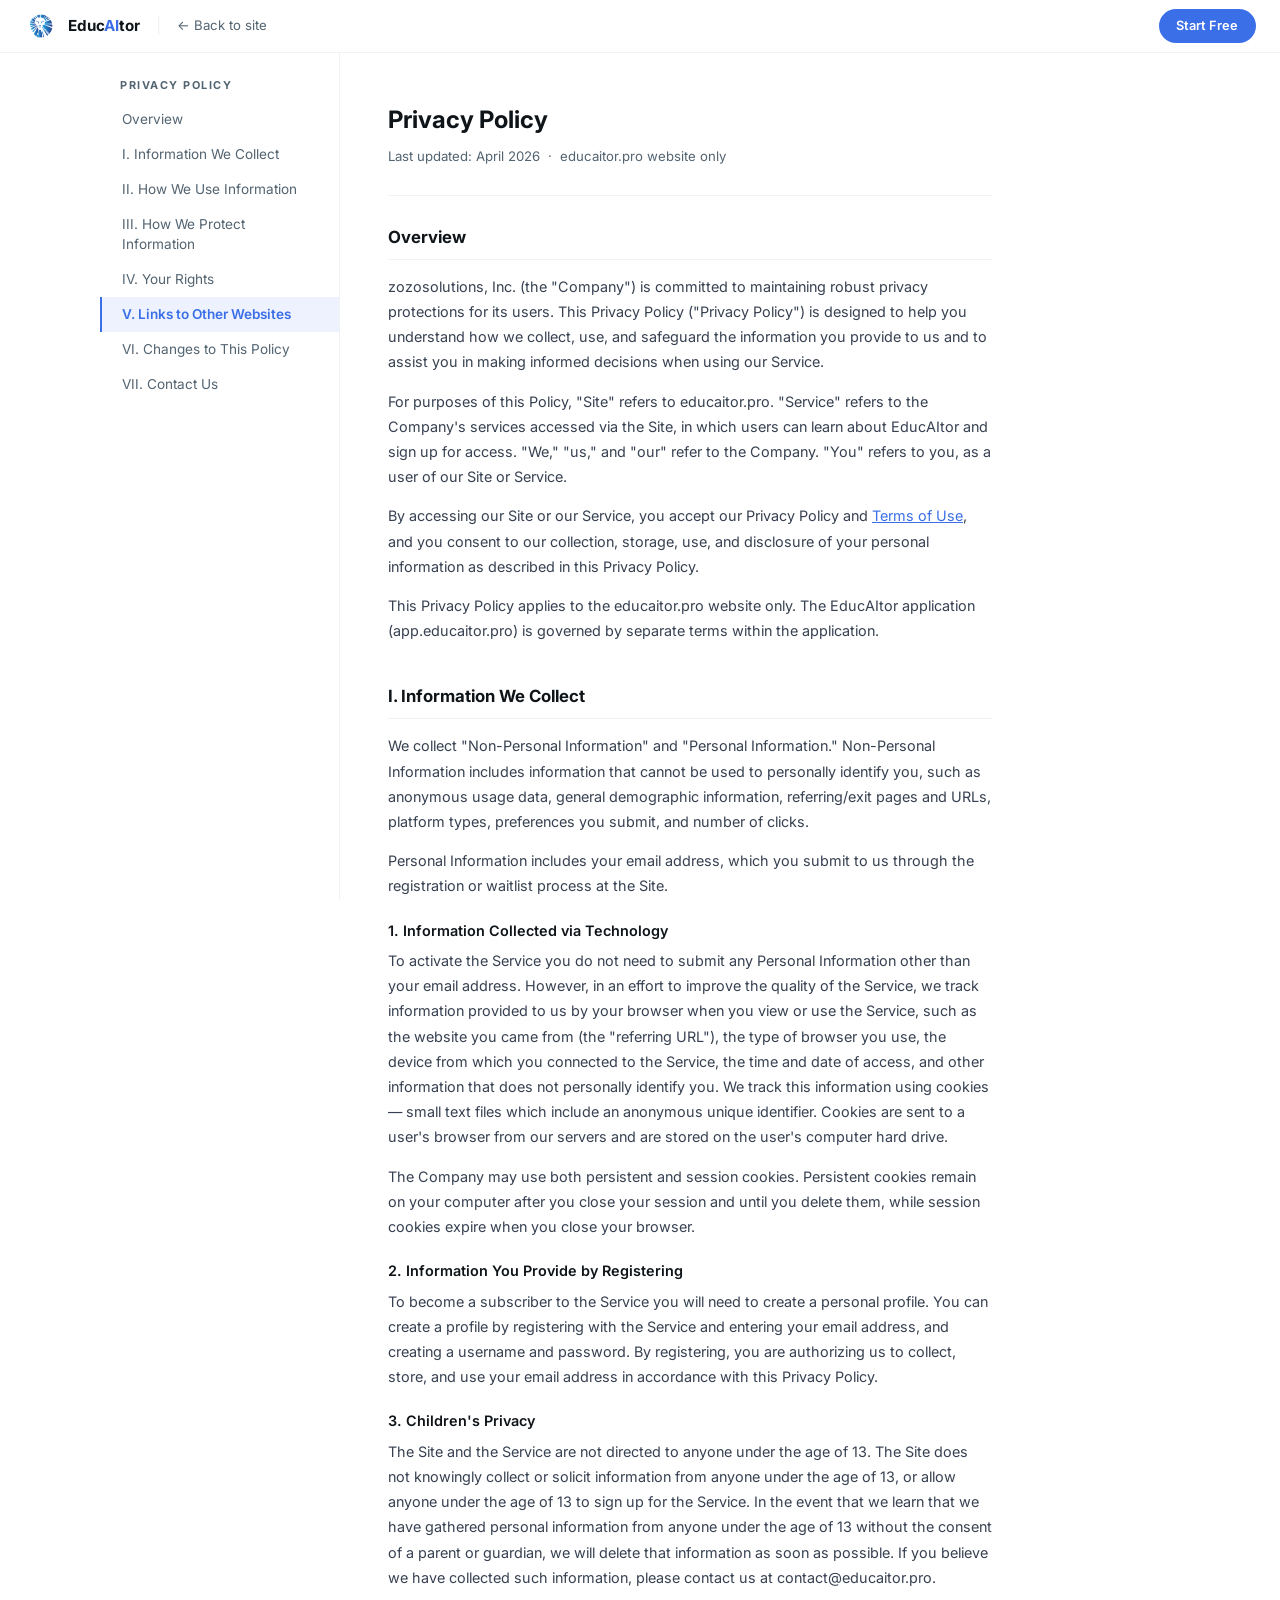
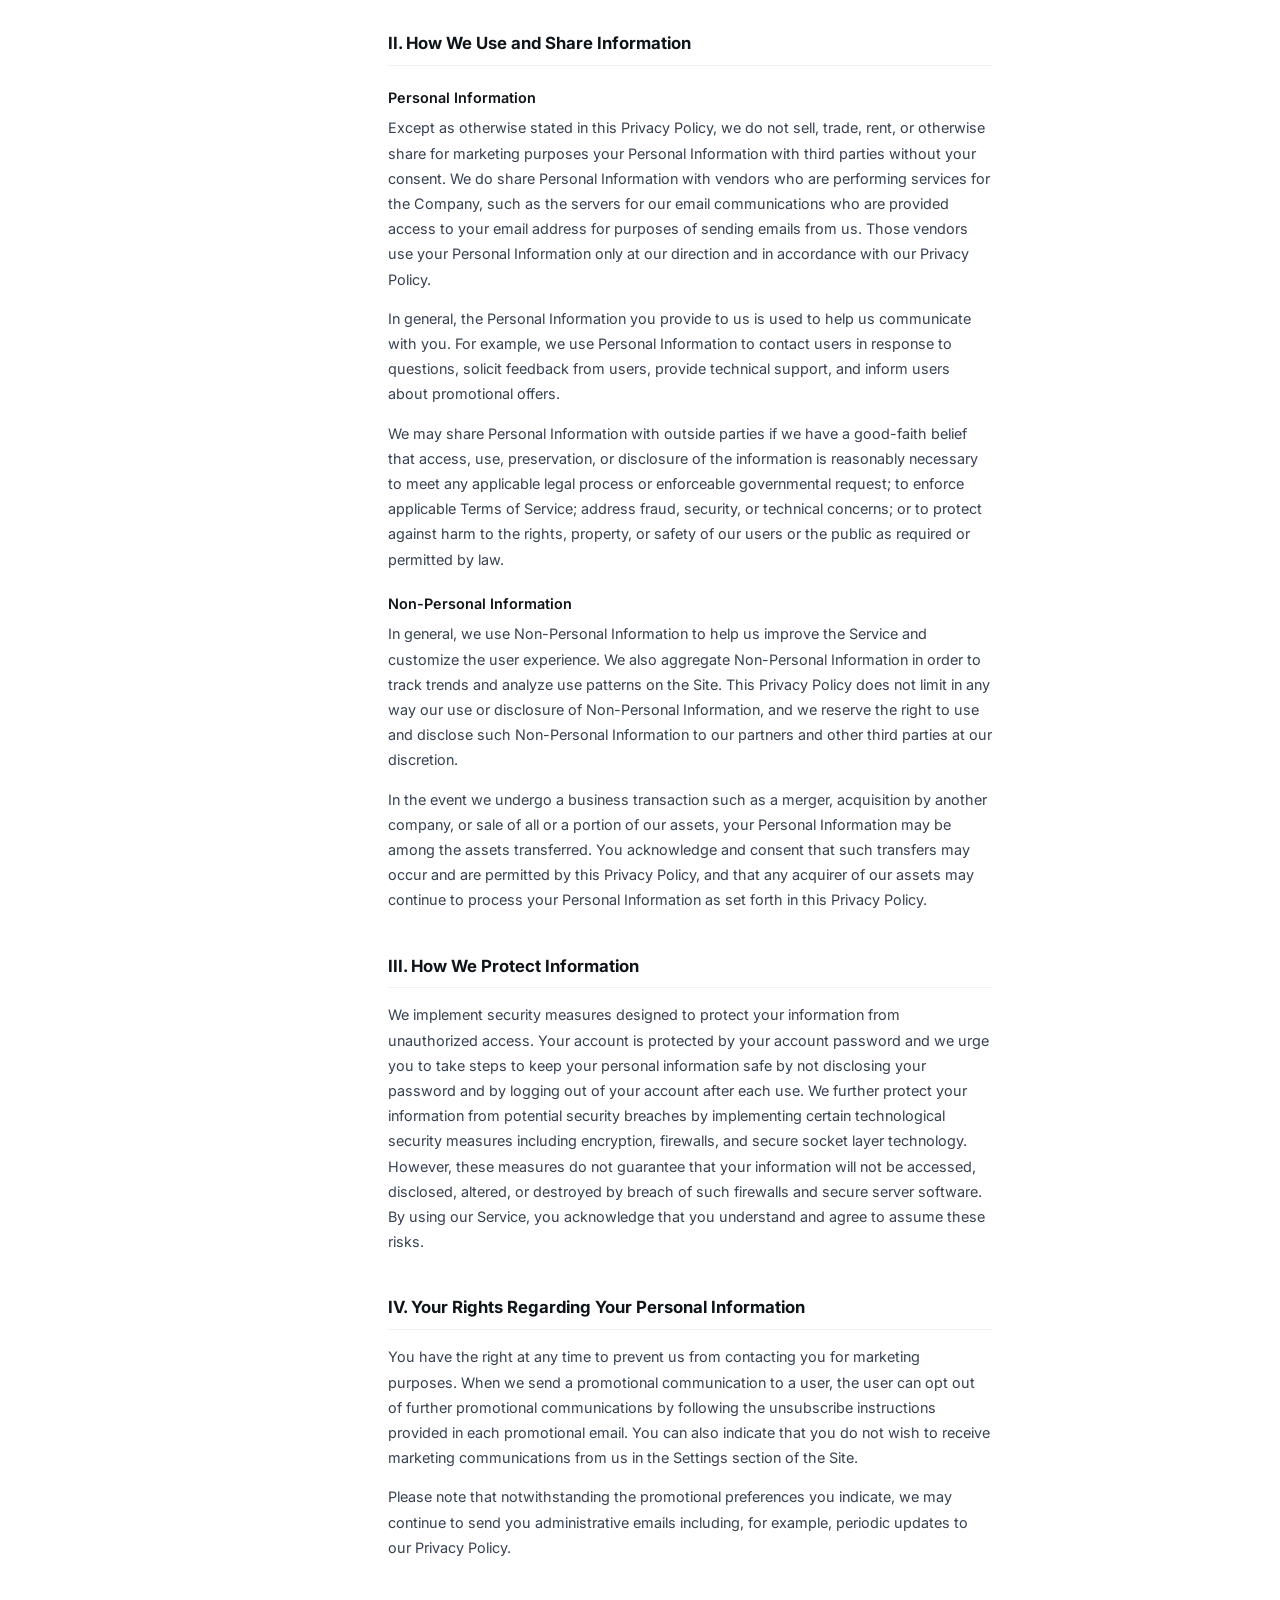
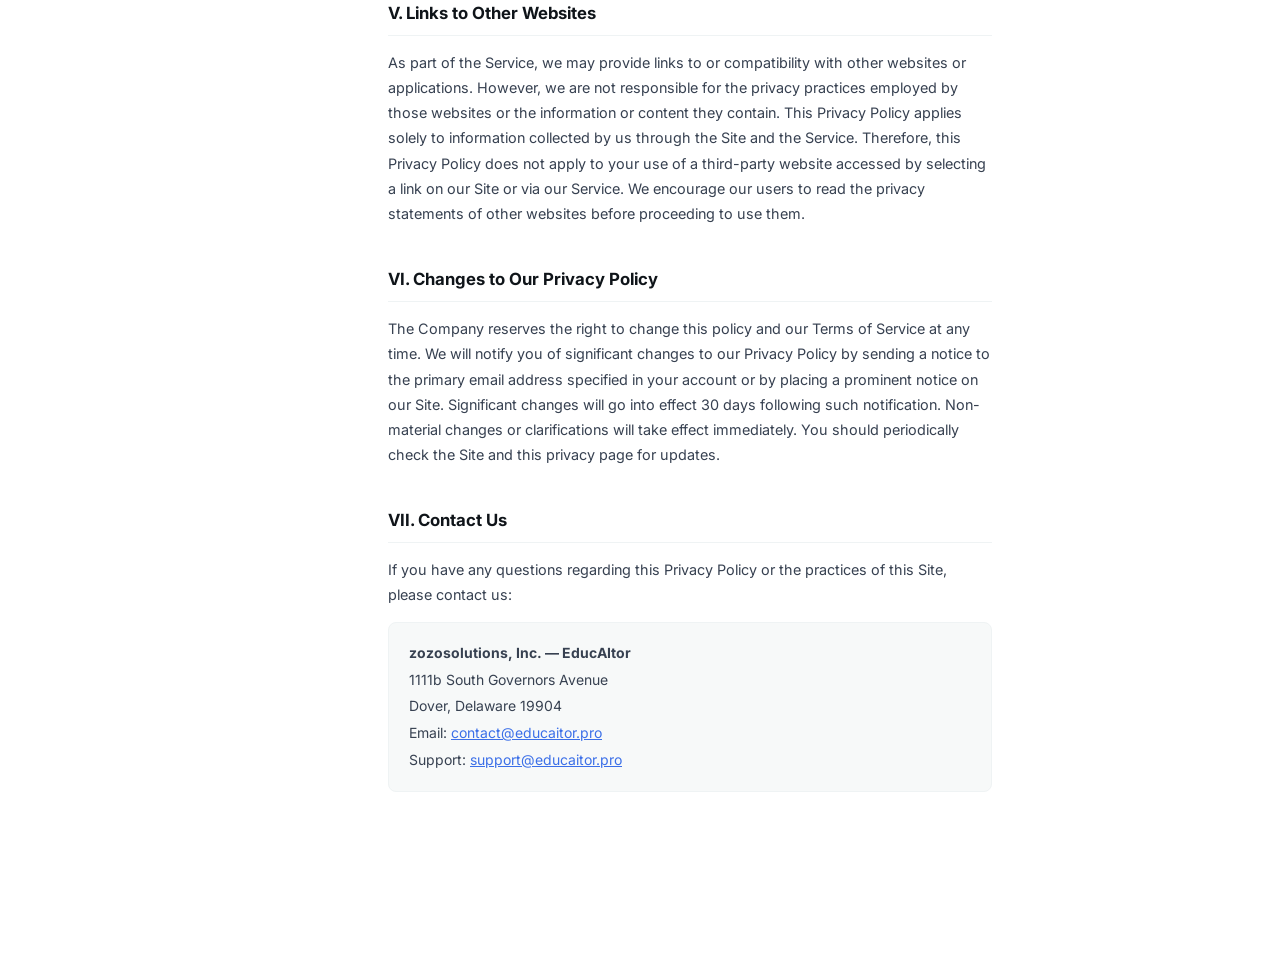
<file: privacy.html>
<!DOCTYPE html>
<html lang="en">
<head>
<!-- Google tag (gtag.js) -->
<script async src="https://www.googletagmanager.com/gtag/js?id=G-DDLXHH6E99"></script>
<script>
  window.dataLayer = window.dataLayer || [];
  function gtag(){dataLayer.push(arguments);}
  gtag("js", new Date());
  gtag("config", "G-DDLXHH6E99");
</script>
<meta charset="UTF-8">
<meta name="viewport" content="width=device-width, initial-scale=1.0">
<title>Privacy Policy – EducAItor</title>
<meta name="description" content="Privacy Policy for educaitor.pro">
<style>
  @import url('https://fonts.googleapis.com/css2?family=Inter:wght@300;400;500;600;700&display=swap');
  *, *::before, *::after { box-sizing: border-box; margin: 0; padding: 0; }
  :root { --blue: #3B6FE8; --text: #0F1419; --muted: #536471; --border: #EFF3F4; --bg: #FFFFFF; --hover: #F7F9F9; }
  html { scroll-behavior: smooth; }
  body { font-family: 'Inter', -apple-system, sans-serif; background: var(--bg); color: var(--text); line-height: 1.6; overflow-x: hidden; }
  .topbar { position: fixed; top: 0; left: 0; right: 0; height: 53px; background: rgba(255,255,255,0.92); backdrop-filter: blur(12px); border-bottom: 1px solid var(--border); z-index: 100; display: flex; align-items: center; padding: 0 1.5rem; gap: 1rem; }
  .topbar-logo { display: flex; align-items: center; gap: 0.5rem; text-decoration: none; color: var(--text); font-weight: 700; font-size: 0.95rem; }
  .topbar-logo img { height: 26px; }
  .topbar-logo em { font-style: normal; color: var(--blue); }
  .topbar-sep { color: var(--border); }
  .topbar-back { font-size: 0.825rem; color: var(--muted); text-decoration: none; }
  .topbar-back:hover { color: var(--text); }
  .topbar-cta { margin-left: auto; background: var(--blue); color: #fff; padding: 0.4rem 1.1rem; border-radius: 100px; font-size: 0.8rem; font-weight: 600; text-decoration: none; }
  .topbar-cta:hover { opacity: 0.85; }
  .layout { display: flex; max-width: 1080px; margin: 0 auto; padding-top: 53px; min-height: 100vh; }
  .sidebar { width: 240px; flex-shrink: 0; position: sticky; top: 53px; height: calc(100vh - 53px); overflow-y: auto; border-right: 1px solid var(--border); padding: 1.5rem 0; }
  .sidebar-label { font-size: 0.68rem; font-weight: 700; text-transform: uppercase; letter-spacing: 1.5px; color: var(--muted); padding: 0 1.25rem; margin-bottom: 0.5rem; }
  .sidebar a { display: block; padding: 0.5rem 1.25rem; font-size: 0.85rem; color: var(--muted); text-decoration: none; border-left: 2px solid transparent; line-height: 1.4; transition: all 0.15s; }
  .sidebar a:hover { color: var(--text); background: var(--hover); }
  .sidebar a.active { color: var(--blue); border-left-color: var(--blue); font-weight: 600; background: #EEF2FF; }
  .main { flex: 1; padding: 3rem 3rem 8rem; max-width: 700px; }
  .doc-title { font-size: 1.5rem; font-weight: 700; margin-bottom: 0.4rem; }
  .doc-meta { font-size: 0.825rem; color: var(--muted); padding-bottom: 1.75rem; border-bottom: 1px solid var(--border); margin-bottom: 1.75rem; }
  section[id] { margin-bottom: 2.5rem; scroll-margin-top: 70px; }
  h2 { font-size: 1.05rem; font-weight: 700; color: var(--text); margin-bottom: 0.875rem; padding-bottom: 0.5rem; border-bottom: 1px solid var(--border); }
  h3 { font-size: 0.9rem; font-weight: 600; color: var(--text); margin: 1.25rem 0 0.4rem; }
  p { font-size: 0.9rem; color: #374151; margin-bottom: 0.875rem; line-height: 1.75; }
  ul { margin: 0.4rem 0 0.875rem 1.1rem; }
  ul li { font-size: 0.9rem; color: #374151; margin-bottom: 0.35rem; line-height: 1.7; }
  .contact-block { background: var(--hover); border: 1px solid var(--border); border-radius: 8px; padding: 1.1rem 1.25rem; font-size: 0.875rem; line-height: 1.9; color: #374151; margin-top: 0.75rem; }
  @media (max-width: 768px) { .sidebar { display: none; } .main { padding: 2rem 1.25rem 4rem; } }
</style>
</head>
<body>

<div class="topbar">
  <a href="/" class="topbar-logo"><img src="logo.png" alt="EducAItor"><span>Educ<em>AI</em>tor</span></a>
  <span class="topbar-sep">|</span>
  <a href="/" class="topbar-back">← Back to site</a>
  <a href="https://app.educaitor.pro" class="topbar-cta">Start Free</a>
</div>

<div class="layout">
  <nav class="sidebar">
    <div class="sidebar-label">Privacy Policy</div>
    <a href="#overview" class="active">Overview</a>
    <a href="#information">I. Information We Collect</a>
    <a href="#use">II. How We Use Information</a>
    <a href="#protection">III. How We Protect Information</a>
    <a href="#rights">IV. Your Rights</a>
    <a href="#links">V. Links to Other Websites</a>
    <a href="#changes">VI. Changes to This Policy</a>
    <a href="#contact">VII. Contact Us</a>
  </nav>

  <main class="main">
    <div class="doc-title">Privacy Policy</div>
    <div class="doc-meta">Last updated: April 2026 &nbsp;·&nbsp; educaitor.pro website only</div>

    <section id="overview">
      <h2>Overview</h2>
      <p>zozosolutions, Inc. (the "Company") is committed to maintaining robust privacy protections for its users. This Privacy Policy ("Privacy Policy") is designed to help you understand how we collect, use, and safeguard the information you provide to us and to assist you in making informed decisions when using our Service.</p>
      <p>For purposes of this Policy, "Site" refers to educaitor.pro. "Service" refers to the Company's services accessed via the Site, in which users can learn about EducAItor and sign up for access. "We," "us," and "our" refer to the Company. "You" refers to you, as a user of our Site or Service.</p>
      <p>By accessing our Site or our Service, you accept our Privacy Policy and <a href="/terms.html" style="color:var(--blue);">Terms of Use</a>, and you consent to our collection, storage, use, and disclosure of your personal information as described in this Privacy Policy.</p>
      <p>This Privacy Policy applies to the educaitor.pro website only. The EducAItor application (app.educaitor.pro) is governed by separate terms within the application.</p>
    </section>

    <section id="information">
      <h2>I. Information We Collect</h2>
      <p>We collect "Non-Personal Information" and "Personal Information." Non-Personal Information includes information that cannot be used to personally identify you, such as anonymous usage data, general demographic information, referring/exit pages and URLs, platform types, preferences you submit, and number of clicks.</p>
      <p>Personal Information includes your email address, which you submit to us through the registration or waitlist process at the Site.</p>

      <h3>1. Information Collected via Technology</h3>
      <p>To activate the Service you do not need to submit any Personal Information other than your email address. However, in an effort to improve the quality of the Service, we track information provided to us by your browser when you view or use the Service, such as the website you came from (the "referring URL"), the type of browser you use, the device from which you connected to the Service, the time and date of access, and other information that does not personally identify you. We track this information using cookies — small text files which include an anonymous unique identifier. Cookies are sent to a user's browser from our servers and are stored on the user's computer hard drive.</p>
      <p>The Company may use both persistent and session cookies. Persistent cookies remain on your computer after you close your session and until you delete them, while session cookies expire when you close your browser.</p>

      <h3>2. Information You Provide by Registering</h3>
      <p>To become a subscriber to the Service you will need to create a personal profile. You can create a profile by registering with the Service and entering your email address, and creating a username and password. By registering, you are authorizing us to collect, store, and use your email address in accordance with this Privacy Policy.</p>

      <h3>3. Children's Privacy</h3>
      <p>The Site and the Service are not directed to anyone under the age of 13. The Site does not knowingly collect or solicit information from anyone under the age of 13, or allow anyone under the age of 13 to sign up for the Service. In the event that we learn that we have gathered personal information from anyone under the age of 13 without the consent of a parent or guardian, we will delete that information as soon as possible. If you believe we have collected such information, please contact us at contact@educaitor.pro.</p>
    </section>

    <section id="use">
      <h2>II. How We Use and Share Information</h2>
      <h3>Personal Information</h3>
      <p>Except as otherwise stated in this Privacy Policy, we do not sell, trade, rent, or otherwise share for marketing purposes your Personal Information with third parties without your consent. We do share Personal Information with vendors who are performing services for the Company, such as the servers for our email communications who are provided access to your email address for purposes of sending emails from us. Those vendors use your Personal Information only at our direction and in accordance with our Privacy Policy.</p>
      <p>In general, the Personal Information you provide to us is used to help us communicate with you. For example, we use Personal Information to contact users in response to questions, solicit feedback from users, provide technical support, and inform users about promotional offers.</p>
      <p>We may share Personal Information with outside parties if we have a good-faith belief that access, use, preservation, or disclosure of the information is reasonably necessary to meet any applicable legal process or enforceable governmental request; to enforce applicable Terms of Service; address fraud, security, or technical concerns; or to protect against harm to the rights, property, or safety of our users or the public as required or permitted by law.</p>

      <h3>Non-Personal Information</h3>
      <p>In general, we use Non-Personal Information to help us improve the Service and customize the user experience. We also aggregate Non-Personal Information in order to track trends and analyze use patterns on the Site. This Privacy Policy does not limit in any way our use or disclosure of Non-Personal Information, and we reserve the right to use and disclose such Non-Personal Information to our partners and other third parties at our discretion.</p>
      <p>In the event we undergo a business transaction such as a merger, acquisition by another company, or sale of all or a portion of our assets, your Personal Information may be among the assets transferred. You acknowledge and consent that such transfers may occur and are permitted by this Privacy Policy, and that any acquirer of our assets may continue to process your Personal Information as set forth in this Privacy Policy.</p>
    </section>

    <section id="protection">
      <h2>III. How We Protect Information</h2>
      <p>We implement security measures designed to protect your information from unauthorized access. Your account is protected by your account password and we urge you to take steps to keep your personal information safe by not disclosing your password and by logging out of your account after each use. We further protect your information from potential security breaches by implementing certain technological security measures including encryption, firewalls, and secure socket layer technology. However, these measures do not guarantee that your information will not be accessed, disclosed, altered, or destroyed by breach of such firewalls and secure server software. By using our Service, you acknowledge that you understand and agree to assume these risks.</p>
    </section>

    <section id="rights">
      <h2>IV. Your Rights Regarding Your Personal Information</h2>
      <p>You have the right at any time to prevent us from contacting you for marketing purposes. When we send a promotional communication to a user, the user can opt out of further promotional communications by following the unsubscribe instructions provided in each promotional email. You can also indicate that you do not wish to receive marketing communications from us in the Settings section of the Site.</p>
      <p>Please note that notwithstanding the promotional preferences you indicate, we may continue to send you administrative emails including, for example, periodic updates to our Privacy Policy.</p>
    </section>

    <section id="links">
      <h2>V. Links to Other Websites</h2>
      <p>As part of the Service, we may provide links to or compatibility with other websites or applications. However, we are not responsible for the privacy practices employed by those websites or the information or content they contain. This Privacy Policy applies solely to information collected by us through the Site and the Service. Therefore, this Privacy Policy does not apply to your use of a third-party website accessed by selecting a link on our Site or via our Service. We encourage our users to read the privacy statements of other websites before proceeding to use them.</p>
    </section>

    <section id="changes">
      <h2>VI. Changes to Our Privacy Policy</h2>
      <p>The Company reserves the right to change this policy and our Terms of Service at any time. We will notify you of significant changes to our Privacy Policy by sending a notice to the primary email address specified in your account or by placing a prominent notice on our Site. Significant changes will go into effect 30 days following such notification. Non-material changes or clarifications will take effect immediately. You should periodically check the Site and this privacy page for updates.</p>
    </section>

    <section id="contact">
      <h2>VII. Contact Us</h2>
      <p>If you have any questions regarding this Privacy Policy or the practices of this Site, please contact us:</p>
      <div class="contact-block">
        <strong>zozosolutions, Inc. — EducAItor</strong><br>
        1111b South Governors Avenue<br>
        Dover, Delaware 19904<br>
        Email: <a href="mailto:contact@educaitor.pro" style="color:var(--blue);">contact@educaitor.pro</a><br>
        Support: <a href="mailto:support@educaitor.pro" style="color:var(--blue);">support@educaitor.pro</a>
      </div>
    </section>
  </main>
</div>

<script>
  const sections = document.querySelectorAll('section[id]');
  const links = document.querySelectorAll('.sidebar a');
  const observer = new IntersectionObserver((entries) => {
    entries.forEach(entry => {
      if (entry.isIntersecting) {
        links.forEach(l => l.classList.remove('active'));
        const active = document.querySelector(`.sidebar a[href="#${entry.target.id}"]`);
        if (active) active.classList.add('active');
      }
    });
  }, { rootMargin: '-10% 0px -80% 0px' });
  sections.forEach(s => observer.observe(s));
</script>
</body>
</html>
</file>
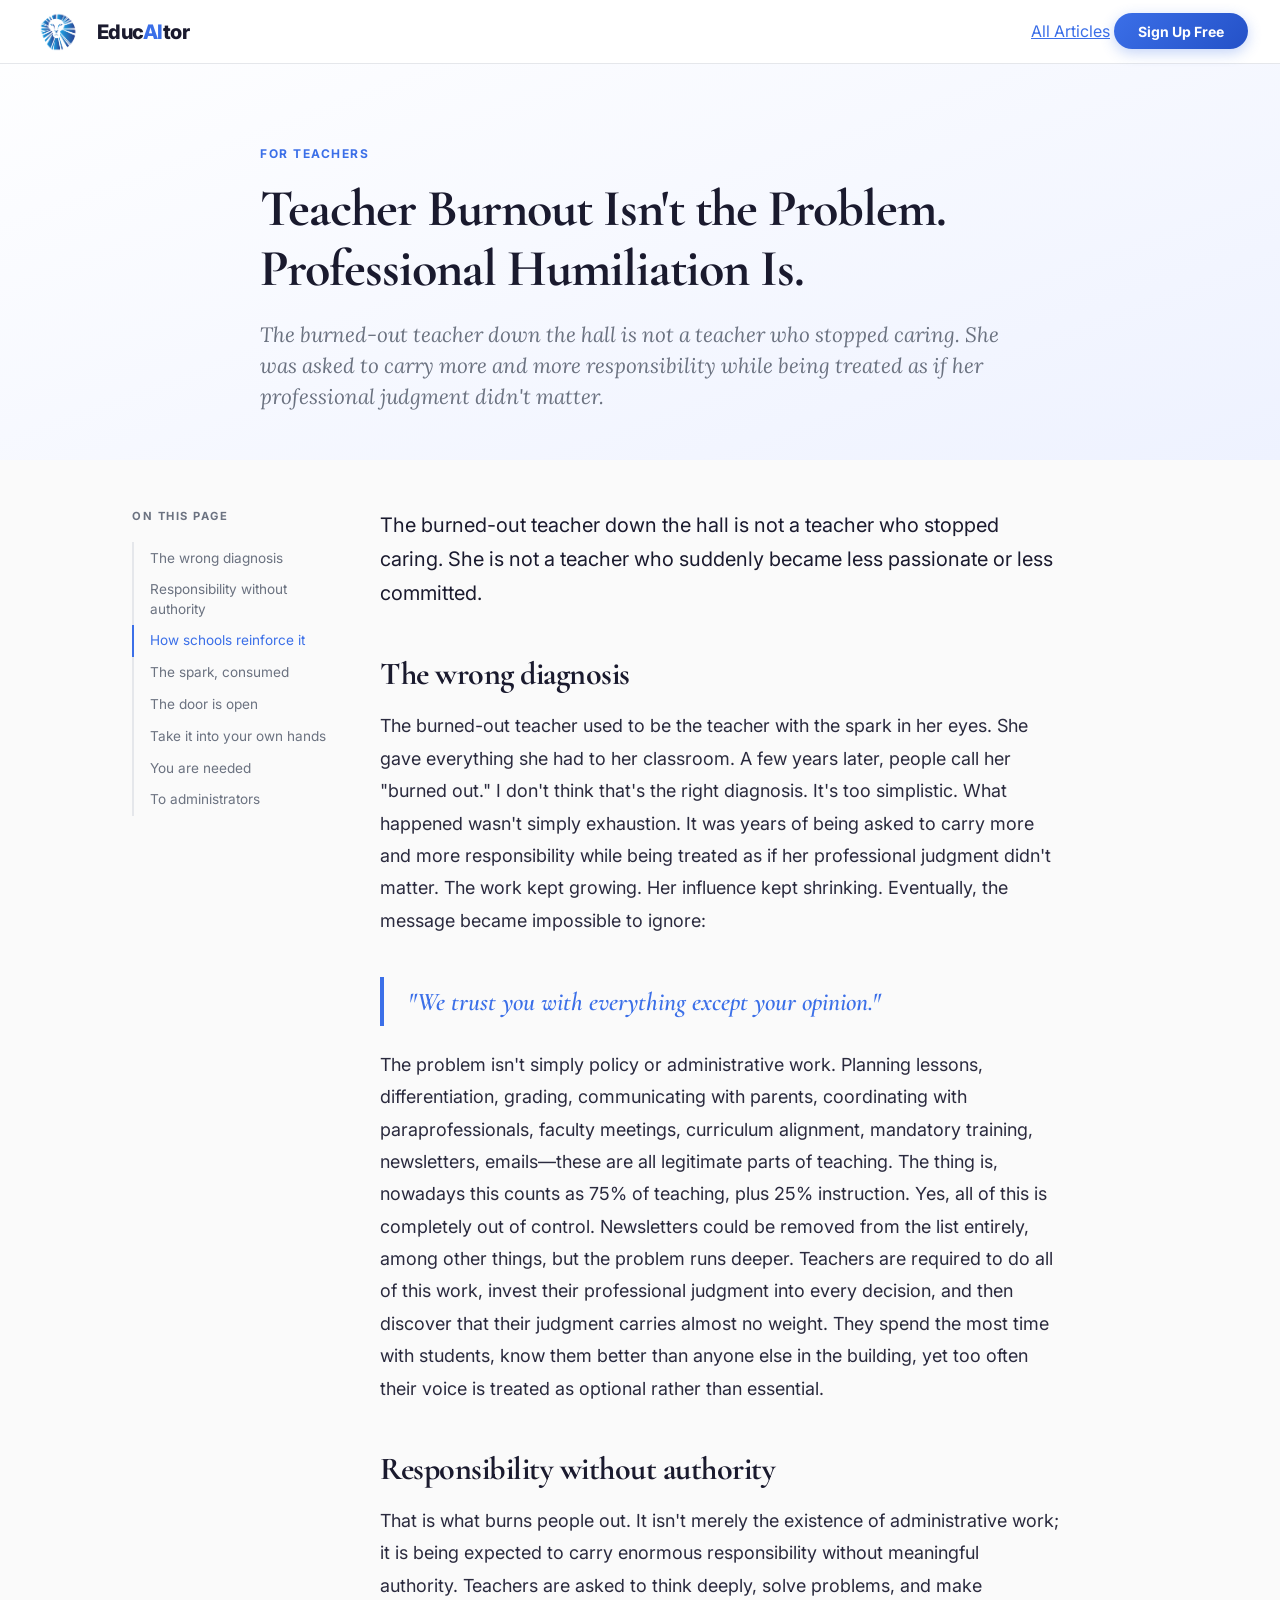
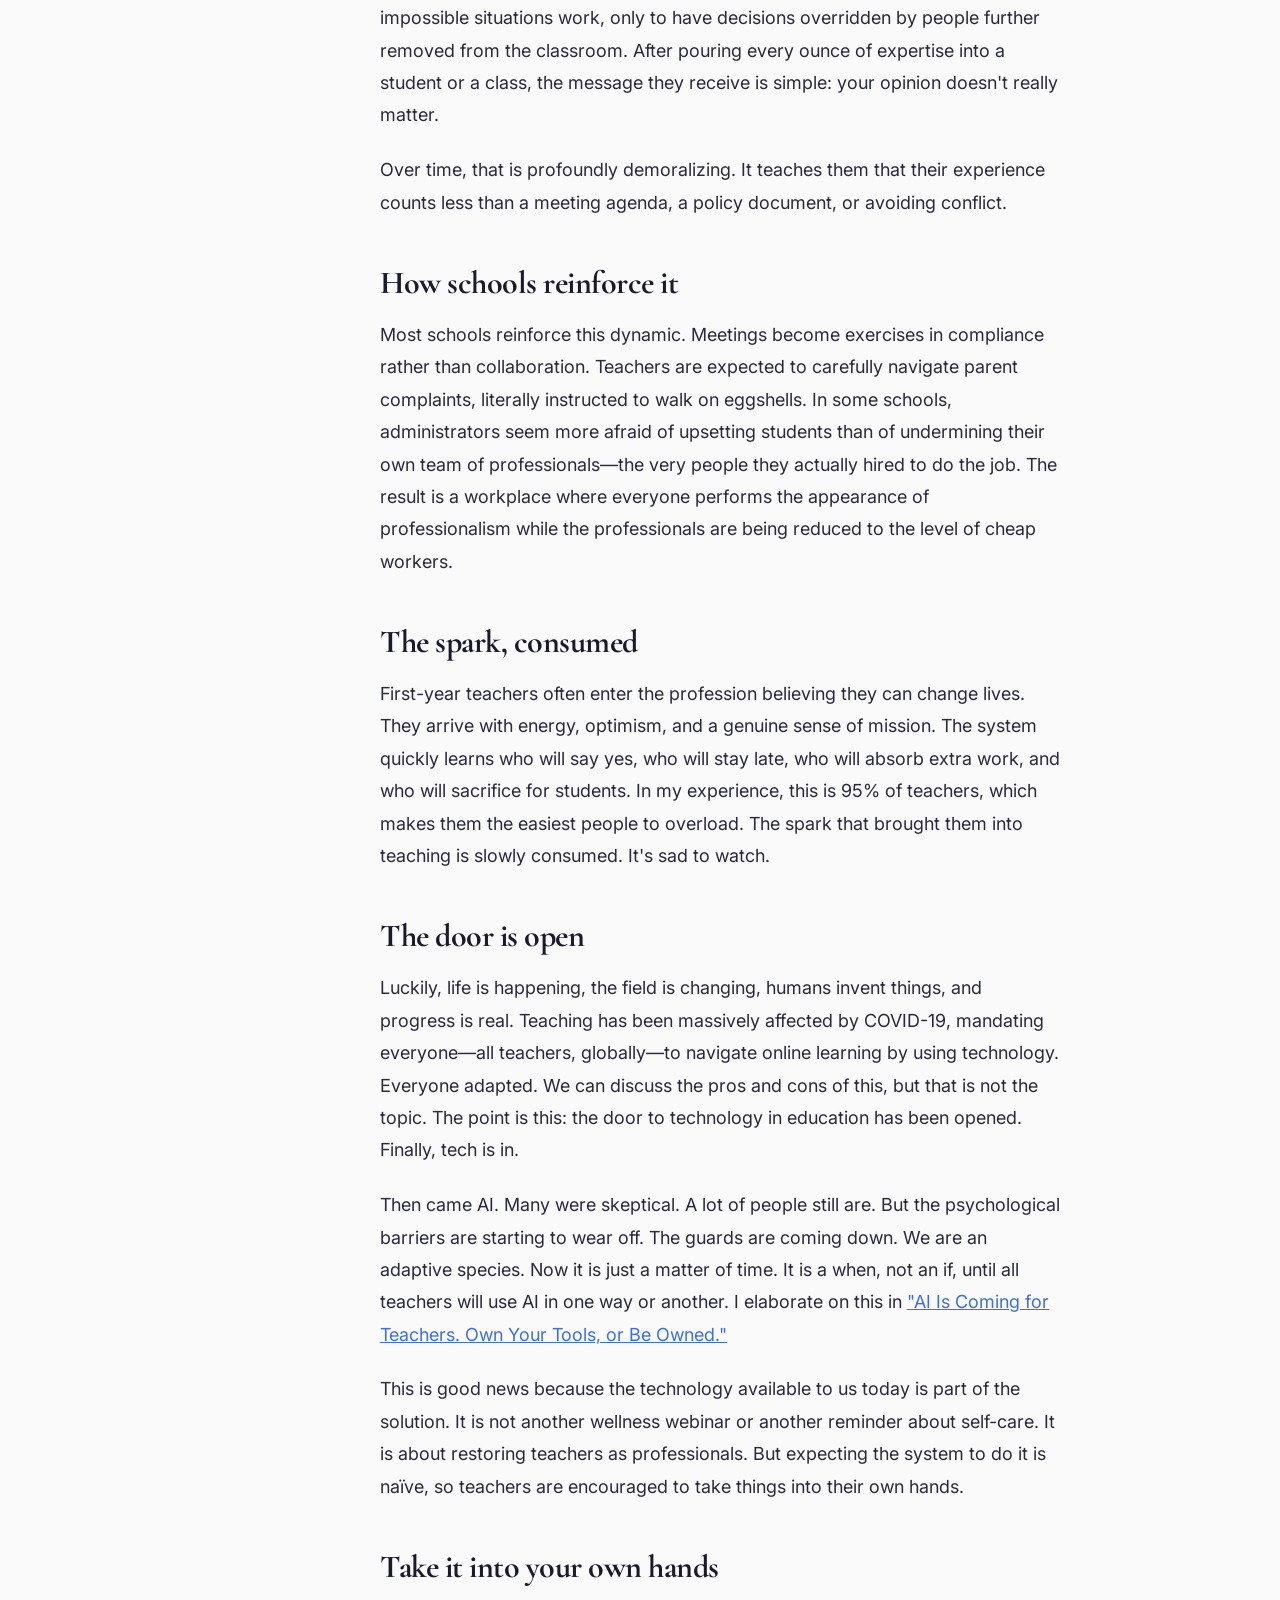
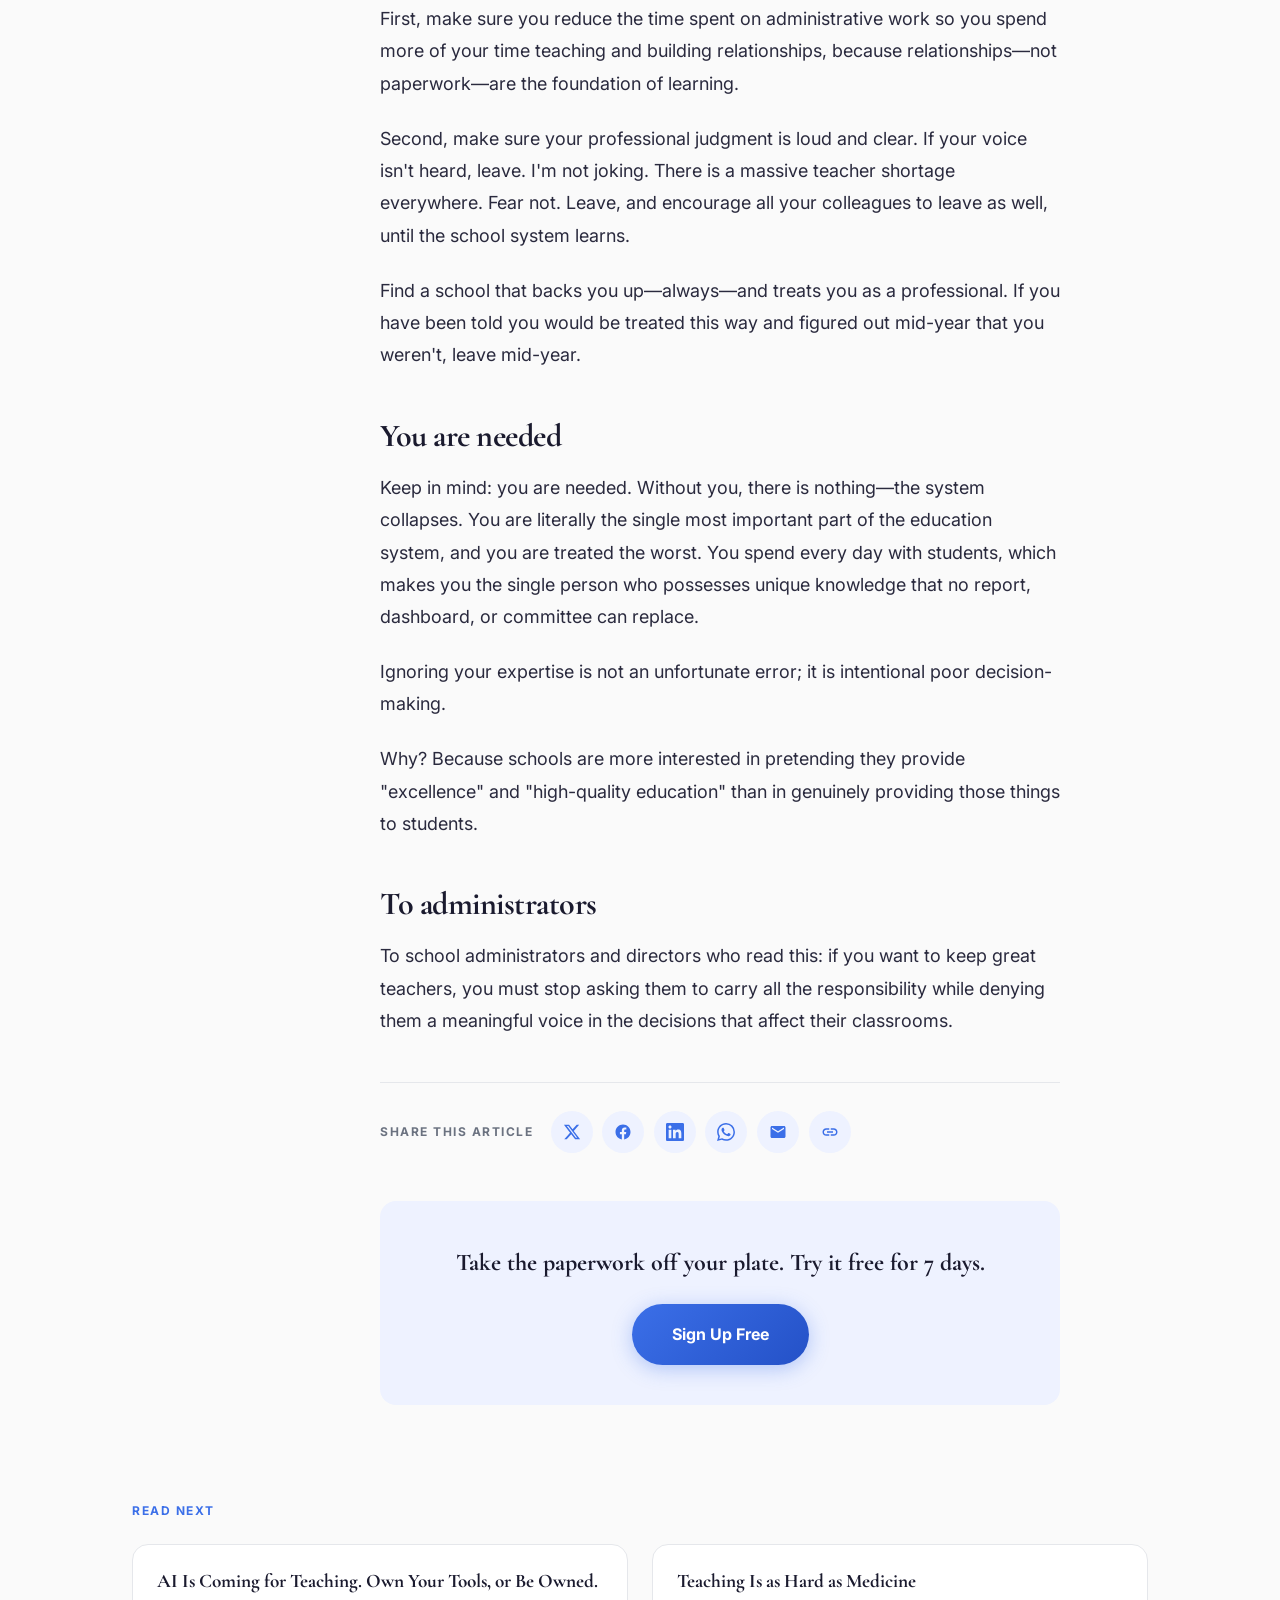
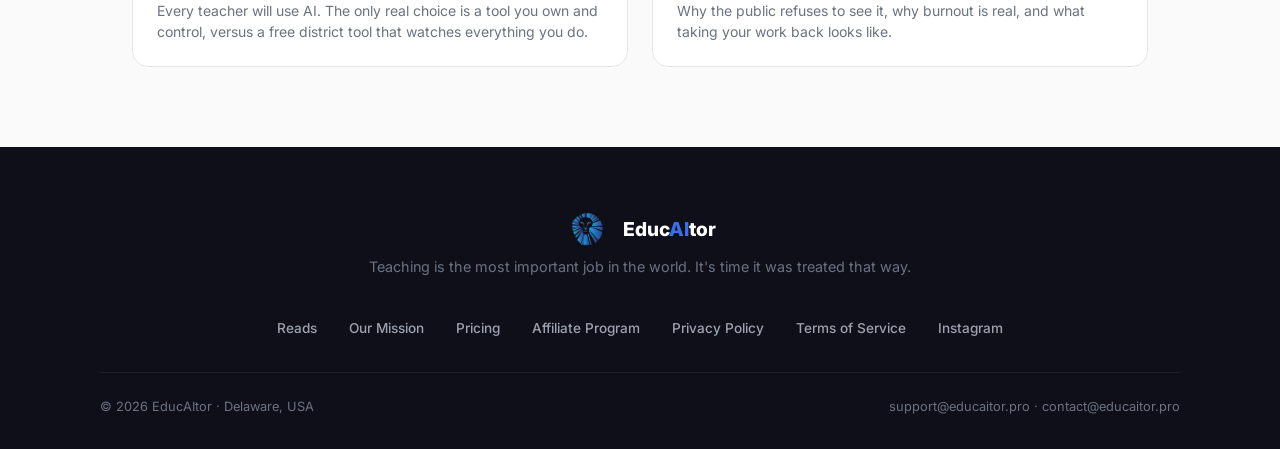
<file: teacher-burnout-professional-humiliation.html>
<!DOCTYPE html>
<html lang="en">

<head>
  <script async src="https://www.googletagmanager.com/gtag/js?id=G-DDLXHH6E99"></script>
  <script>
    window.dataLayer = window.dataLayer || [];
    function gtag() { dataLayer.push(arguments); }
    gtag("js", new Date());
    gtag("config", "G-DDLXHH6E99");
  </script>
  <meta charset="UTF-8">
  <meta name="viewport" content="width=device-width, initial-scale=1.0">
  <title>Teacher Burnout Isn't the Problem. Professional Humiliation Is. | EducAItor</title>
  <meta name="description" content="Burnout isn't exhaustion. It's years of carrying enormous responsibility while your professional judgment is ignored. What teacher burnout really is and what to do about it.">
  <meta name="keywords" content="teacher burnout, teacher burnout causes, why teachers quit, teacher professional judgment, teacher shortage, teacher morale, teachers leaving profession, teacher autonomy, teacher respect, education system problems">
  <meta name="robots" content="index, follow, max-snippet:-1, max-image-preview:large">
  <meta name="author" content="EducAItor">
  <link rel="canonical" href="https://educaitor.pro/teacher-burnout-professional-humiliation.html">
  <link rel="icon" type="image/png" href="https://educaitor.pro/logo.png">
  <meta property="og:type" content="article">
  <meta property="og:url" content="https://educaitor.pro/teacher-burnout-professional-humiliation.html">
  <meta property="og:title" content="Teacher Burnout Isn't the Problem. Professional Humiliation Is.">
  <meta property="og:description" content="Burnout isn't exhaustion. It's years of carrying enormous responsibility while your professional judgment is ignored.">
  <meta property="og:image" content="https://educaitor.pro/logo.png">
  <meta property="og:site_name" content="EducAItor">
  <meta name="twitter:card" content="summary_large_image">
  <meta name="twitter:title" content="Teacher Burnout Isn't the Problem. Professional Humiliation Is.">
  <meta name="twitter:description" content="Burnout isn't exhaustion. It's years of carrying enormous responsibility while your professional judgment is ignored.">
  <meta name="twitter:image" content="https://educaitor.pro/logo.png">
  <script type="application/ld+json">
  {
    "@context": "https://schema.org",
    "@type": "Article",
    "headline": "Teacher Burnout Isn't the Problem. Professional Humiliation Is.",
    "description": "Burnout isn't exhaustion. It's years of carrying enormous responsibility while your professional judgment is ignored.",
    "image": "https://educaitor.pro/logo.png",
    "author": {"@type": "Organization", "name": "EducAItor", "url": "https://educaitor.pro"},
    "publisher": {"@type": "Organization", "name": "EducAItor", "logo": {"@type": "ImageObject", "url": "https://educaitor.pro/logo.png"}},
    "mainEntityOfPage": {"@type": "WebPage", "@id": "https://educaitor.pro/teacher-burnout-professional-humiliation.html"},
    "datePublished": "2026-07-14",
    "dateModified": "2026-07-14"
  }
  </script>
  <style>
    @import url('https://fonts.googleapis.com/css2?family=Cormorant+Garamond:ital,wght@0,400;0,600;0,700;1,400;1,600&family=Inter:wght@300;400;500;600;700;800&family=Lora:ital,wght@0,400;0,600;0,700;1,400&display=swap');
    *,*::before,*::after{box-sizing:border-box;margin:0;padding:0;}
    :root{--blue:#3B6FE8;--blue-light:#EEF2FF;--blue-dark:#2451C7;--text:#1A1A2E;--muted:#6B7280;--border:#E5E7EB;--bg:#FAFAFA;--white:#FFFFFF;--font-display:'Cormorant Garamond',Georgia,serif;--font-body:'Inter',sans-serif;}
    html{scroll-behavior:smooth;}
    body{font-family:var(--font-body);background:var(--bg);color:var(--text);line-height:1.6;overflow-x:hidden;}
    h1,h2,h3{font-family:var(--font-display);}
    a{color:var(--blue);}
    nav{position:fixed;top:0;left:0;right:0;background:rgba(255,255,255,0.92);backdrop-filter:blur(12px);border-bottom:1px solid var(--border);z-index:100;padding:0 2rem;height:64px;display:flex;align-items:center;justify-content:space-between;}
    .nav-logo{display:flex;align-items:center;gap:0.6rem;text-decoration:none;}
    .logo-img{height:40px;width:auto;}
    .nav-logo-text{font-size:1.25rem;font-weight:800;letter-spacing:-0.5px;color:var(--text);}
    .nav-logo-text em{font-style:normal;color:var(--blue);}
    .nav-cta{background:linear-gradient(135deg,#3B6FE8 0%,#2451C7 100%);color:#fff;padding:0.6rem 1.5rem;border-radius:100px;font-size:0.875rem;font-weight:700;text-decoration:none;transition:all 0.25s;box-shadow:0 4px 14px rgba(59,111,232,0.3);}
    .nav-cta:hover{transform:translateY(-1px);box-shadow:0 6px 20px rgba(59,111,232,0.4);}
    .article-hero{padding:9rem 2rem 3rem;background:linear-gradient(160deg,#ffffff 0%,#EEF2FF 100%);}
    .article-hero-inner{max-width:760px;margin:0 auto;}
    .article-label{font-size:0.75rem;font-weight:700;letter-spacing:1.5px;text-transform:uppercase;color:var(--blue);margin-bottom:1rem;}
    .article-title{font-size:clamp(2rem,5vw,3.25rem);font-weight:700;letter-spacing:-1px;line-height:1.15;margin-bottom:1.25rem;}
    .article-standfirst{font-family:'Lora',Georgia,serif;font-size:clamp(1.05rem,2.2vw,1.3rem);font-style:italic;color:var(--muted);line-height:1.5;}
    .article-layout{max-width:1080px;margin:0 auto;padding:3rem 2rem 5rem;display:grid;grid-template-columns:200px 1fr;gap:3rem;}
    .toc{position:sticky;top:90px;align-self:start;}
    .toc-label{font-size:0.7rem;font-weight:700;letter-spacing:1.5px;text-transform:uppercase;color:var(--muted);margin-bottom:1rem;}
    .toc ul{list-style:none;border-left:2px solid var(--border);}
    .toc li{margin:0;}
    .toc a{display:block;padding:0.4rem 0 0.4rem 1rem;font-size:0.85rem;color:var(--muted);text-decoration:none;line-height:1.4;border-left:2px solid transparent;margin-left:-2px;transition:color 0.2s,border-color 0.2s;}
    .toc a:hover,.toc a.active{color:var(--blue);border-left-color:var(--blue);}
    .article-body{max-width:680px;font-size:1.125rem;line-height:1.8;color:#2A2A3E;}
    .article-body h2{font-size:clamp(1.5rem,3vw,2rem);font-weight:700;letter-spacing:-0.5px;line-height:1.25;margin:2.75rem 0 1rem;color:var(--text);scroll-margin-top:90px;}
    .article-body p{margin-bottom:1.4rem;}
    .article-body .lede{font-size:1.25rem;line-height:1.7;color:var(--text);}
    .article-body strong{font-weight:700;color:var(--text);}
    .pullquote{font-family:var(--font-display);font-size:1.6rem;font-weight:600;font-style:italic;color:var(--blue);line-height:1.3;border-left:4px solid var(--blue);padding:0.5rem 0 0.5rem 1.5rem;margin:2.5rem 0;}
    .share-bar{display:flex;align-items:center;gap:0.6rem;flex-wrap:wrap;margin:2.75rem 0 0;padding-top:1.75rem;border-top:1px solid var(--border);}
    .share-label{font-size:0.75rem;font-weight:700;letter-spacing:1.5px;text-transform:uppercase;color:var(--muted);margin-right:0.5rem;}
    .share-btn{width:42px;height:42px;border-radius:50%;background:var(--blue-light);color:var(--blue);display:inline-flex;align-items:center;justify-content:center;text-decoration:none;border:none;cursor:pointer;transition:all 0.2s;}
    .share-btn svg{width:18px;height:18px;fill:currentColor;}
    .share-btn:hover{background:var(--blue);color:#fff;transform:translateY(-2px);}
    .copy-toast{font-size:0.8rem;color:#16A34A;font-weight:600;opacity:0;transition:opacity 0.3s;}
    .copy-toast.show{opacity:1;}
    .article-cta{background:var(--blue-light);border-radius:16px;padding:2.5rem 2rem;text-align:center;margin:3rem 0 1rem;}
    .article-cta h3{font-size:1.5rem;font-weight:700;margin-bottom:1.25rem;color:var(--text);}
    .btn-section{background:linear-gradient(135deg,#3B6FE8 0%,#2451C7 100%);color:#fff;padding:1rem 2.5rem;border-radius:100px;font-size:1rem;font-weight:700;text-decoration:none;display:inline-block;transition:all 0.25s;box-shadow:0 4px 20px rgba(59,111,232,0.35);}
    .btn-section:hover{transform:translateY(-2px);box-shadow:0 8px 30px rgba(59,111,232,0.45);}
    .read-next{max-width:1080px;margin:0 auto;padding:0 2rem 5rem;}
    .read-next-label{font-size:0.75rem;font-weight:700;letter-spacing:1.5px;text-transform:uppercase;color:var(--blue);margin-bottom:1.5rem;}
    .read-next-grid{display:grid;grid-template-columns:1fr 1fr;gap:1.5rem;}
    .read-next-card{background:var(--white);border:1px solid var(--border);border-radius:16px;padding:1.5rem;text-decoration:none;transition:box-shadow 0.2s,transform 0.2s;display:block;}
    .read-next-card:hover{box-shadow:0 8px 32px rgba(59,111,232,0.1);transform:translateY(-3px);}
    .read-next-card h4{font-family:var(--font-display);font-size:1.2rem;font-weight:700;color:var(--text);margin-bottom:0.4rem;line-height:1.3;}
    .read-next-card p{font-size:0.875rem;color:var(--muted);line-height:1.5;}
    footer{background:#0F0F1A;color:#6B7280;padding:4rem 2rem 2rem;}
    .footer-inner{display:flex;align-items:center;justify-content:center;gap:0.6rem;margin-bottom:0.5rem;}
    .footer-logo-text{font-size:1.2rem;font-weight:800;color:#fff;}
    .footer-logo-text em{font-style:normal;color:var(--blue);}
    .footer-tagline{font-size:0.9rem;color:#6B7280;text-align:center;margin-bottom:2.5rem;}
    .footer-links{display:flex;justify-content:center;gap:2rem;flex-wrap:wrap;margin-bottom:2rem;}
    .footer-links a{color:#9CA3AF;text-decoration:none;font-size:0.85rem;font-weight:500;transition:color 0.2s;}
    .footer-links a:hover{color:#fff;}
    .footer-divider{width:100%;height:1px;background:rgba(255,255,255,0.06);margin-bottom:1.5rem;}
    .footer-bottom{display:flex;justify-content:space-between;align-items:center;flex-wrap:wrap;gap:1rem;max-width:1080px;margin:0 auto;font-size:0.8rem;}
    @media(max-width:860px){.article-layout{grid-template-columns:1fr;gap:0;}.toc{display:none;}.read-next-grid{grid-template-columns:1fr;}}
    @media(max-width:600px){
      nav{padding:0 1.25rem;}.nav-logo-text{font-size:1rem;}.logo-img{height:32px;}
      .article-hero{padding:7rem 1.25rem 2.5rem;}
      .article-layout{padding:2rem 1.25rem 3rem;}
      .article-body{font-size:1.05rem;}
      .read-next{padding:0 1.25rem 3rem;}
      .footer-bottom{flex-direction:column;text-align:center;}.footer-links{gap:1rem;}
    }
  </style>
</head>

<body>

  <nav>
    <a class="nav-logo" href="/"><img src="/logo.png" alt="EducAItor Logo" class="logo-img"><span class="nav-logo-text">Educ<em>AI</em>tor</span></a>
    <div class="nav-right">
      <a href="https://educaitor.pro/#reads" class="nav-link">All Articles</a>
      <a href="https://app.educaitor.pro" class="nav-cta">Sign Up Free</a>
    </div>
  </nav>

  <header class="article-hero">
    <div class="article-hero-inner">
      <div class="article-label">For Teachers</div>
      <h1 class="article-title">Teacher Burnout Isn't the Problem. Professional Humiliation Is.</h1>
      <p class="article-standfirst">The burned-out teacher down the hall is not a teacher who stopped caring. She was asked to carry more and more responsibility while being treated as if her professional judgment didn't matter.</p>
    </div>
  </header>

  <div class="article-layout">
    <aside class="toc" aria-label="On this page">
      <div class="toc-label">On this page</div>
      <ul>
        <li><a href="#diagnosis">The wrong diagnosis</a></li>
        <li><a href="#authority">Responsibility without authority</a></li>
        <li><a href="#compliance">How schools reinforce it</a></li>
        <li><a href="#spark">The spark, consumed</a></li>
        <li><a href="#door">The door is open</a></li>
        <li><a href="#hands">Take it into your own hands</a></li>
        <li><a href="#needed">You are needed</a></li>
        <li><a href="#admins">To administrators</a></li>
      </ul>
    </aside>

    <article class="article-body">
      <p class="lede">The burned-out teacher down the hall is not a teacher who stopped caring. She is not a teacher who suddenly became less passionate or less committed.</p>

      <h2 id="diagnosis">The wrong diagnosis</h2>
      <p>The burned-out teacher used to be the teacher with the spark in her eyes. She gave everything she had to her classroom. A few years later, people call her "burned out." I don't think that's the right diagnosis. It's too simplistic. What happened wasn't simply exhaustion. It was years of being asked to carry more and more responsibility while being treated as if her professional judgment didn't matter. The work kept growing. Her influence kept shrinking. Eventually, the message became impossible to ignore:</p>
      <p class="pullquote">"We trust you with everything except your opinion."</p>
      <p>The problem isn't simply policy or administrative work. Planning lessons, differentiation, grading, communicating with parents, coordinating with paraprofessionals, faculty meetings, curriculum alignment, mandatory training, newsletters, emails&mdash;these are all legitimate parts of teaching. The thing is, nowadays this counts as 75% of teaching, plus 25% instruction. Yes, all of this is completely out of control. Newsletters could be removed from the list entirely, among other things, but the problem runs deeper. Teachers are required to do all of this work, invest their professional judgment into every decision, and then discover that their judgment carries almost no weight. They spend the most time with students, know them better than anyone else in the building, yet too often their voice is treated as optional rather than essential.</p>

      <h2 id="authority">Responsibility without authority</h2>
      <p>That is what burns people out. It isn't merely the existence of administrative work; it is being expected to carry enormous responsibility without meaningful authority. Teachers are asked to think deeply, solve problems, and make impossible situations work, only to have decisions overridden by people further removed from the classroom. After pouring every ounce of expertise into a student or a class, the message they receive is simple: your opinion doesn't really matter.</p>
      <p>Over time, that is profoundly demoralizing. It teaches them that their experience counts less than a meeting agenda, a policy document, or avoiding conflict.</p>

      <h2 id="compliance">How schools reinforce it</h2>
      <p>Most schools reinforce this dynamic. Meetings become exercises in compliance rather than collaboration. Teachers are expected to carefully navigate parent complaints, literally instructed to walk on eggshells. In some schools, administrators seem more afraid of upsetting students than of undermining their own team of professionals&mdash;the very people they actually hired to do the job. The result is a workplace where everyone performs the appearance of professionalism while the professionals are being reduced to the level of cheap workers.</p>

      <h2 id="spark">The spark, consumed</h2>
      <p>First-year teachers often enter the profession believing they can change lives. They arrive with energy, optimism, and a genuine sense of mission. The system quickly learns who will say yes, who will stay late, who will absorb extra work, and who will sacrifice for students. In my experience, this is 95% of teachers, which makes them the easiest people to overload. The spark that brought them into teaching is slowly consumed. It's sad to watch.</p>

      <h2 id="door">The door is open</h2>
      <p>Luckily, life is happening, the field is changing, humans invent things, and progress is real. Teaching has been massively affected by COVID-19, mandating everyone&mdash;all teachers, globally&mdash;to navigate online learning by using technology. Everyone adapted. We can discuss the pros and cons of this, but that is not the topic. The point is this: the door to technology in education has been opened. Finally, tech is in.</p>
      <p>Then came AI. Many were skeptical. A lot of people still are. But the psychological barriers are starting to wear off. The guards are coming down. We are an adaptive species. Now it is just a matter of time. It is a when, not an if, until all teachers will use AI in one way or another. I elaborate on this in <a href="ai-tools-for-teachers.html">"AI Is Coming for Teachers. Own Your Tools, or Be Owned."</a></p>
      <p>This is good news because the technology available to us today is part of the solution. It is not another wellness webinar or another reminder about self-care. It is about restoring teachers as professionals. But expecting the system to do it is naïve, so teachers are encouraged to take things into their own hands.</p>

      <h2 id="hands">Take it into your own hands</h2>
      <p>First, make sure you reduce the time spent on administrative work so you spend more of your time teaching and building relationships, because relationships&mdash;not paperwork&mdash;are the foundation of learning.</p>
      <p>Second, make sure your professional judgment is loud and clear. If your voice isn't heard, leave. I'm not joking. There is a massive teacher shortage everywhere. Fear not. Leave, and encourage all your colleagues to leave as well, until the school system learns.</p>
      <p>Find a school that backs you up&mdash;always&mdash;and treats you as a professional. If you have been told you would be treated this way and figured out mid-year that you weren't, leave mid-year.</p>

      <h2 id="needed">You are needed</h2>
      <p>Keep in mind: you are needed. Without you, there is nothing&mdash;the system collapses. You are literally the single most important part of the education system, and you are treated the worst. You spend every day with students, which makes you the single person who possesses unique knowledge that no report, dashboard, or committee can replace.</p>
      <p>Ignoring your expertise is not an unfortunate error; it is intentional poor decision-making.</p>
      <p>Why? Because schools are more interested in pretending they provide "excellence" and "high-quality education" than in genuinely providing those things to students.</p>

      <h2 id="admins">To administrators</h2>
      <p>To school administrators and directors who read this: if you want to keep great teachers, you must stop asking them to carry all the responsibility while denying them a meaningful voice in the decisions that affect their classrooms.</p>

      <div class="share-bar">
        <span class="share-label">Share this article</span>
        <a class="share-btn" href="https://twitter.com/intent/tweet?url=https%3A%2F%2Feducaitor.pro%2Fteacher-burnout-professional-humiliation.html&amp;text=Teacher%20Burnout%20Isn%27t%20the%20Problem.%20Professional%20Humiliation%20Is." target="_blank" rel="noopener noreferrer" aria-label="Share on X">
          <svg viewBox="0 0 24 24" xmlns="http://www.w3.org/2000/svg"><path d="M18.244 2.25h3.308l-7.227 8.26 8.502 11.24H16.17l-5.214-6.817L4.99 21.75H1.68l7.73-8.835L1.254 2.25H8.08l4.713 6.231 5.451-6.231zm-1.161 17.52h1.833L7.084 4.126H5.117l11.966 15.644z"/></svg>
        </a>
        <a class="share-btn" href="https://www.facebook.com/sharer/sharer.php?u=https%3A%2F%2Feducaitor.pro%2Fteacher-burnout-professional-humiliation.html" target="_blank" rel="noopener noreferrer" aria-label="Share on Facebook">
          <svg viewBox="0 0 24 24" xmlns="http://www.w3.org/2000/svg"><path d="M22 12c0-5.523-4.477-10-10-10S2 6.477 2 12c0 4.991 3.657 9.128 8.438 9.878v-6.987h-2.54V12h2.54V9.797c0-2.506 1.492-3.89 3.777-3.89 1.094 0 2.238.195 2.238.195v2.46h-1.26c-1.243 0-1.63.771-1.63 1.562V12h2.773l-.443 2.89h-2.33v6.988C18.343 21.128 22 16.991 22 12z"/></svg>
        </a>
        <a class="share-btn" href="https://www.linkedin.com/sharing/share-offsite/?url=https%3A%2F%2Feducaitor.pro%2Fteacher-burnout-professional-humiliation.html" target="_blank" rel="noopener noreferrer" aria-label="Share on LinkedIn">
          <svg viewBox="0 0 24 24" xmlns="http://www.w3.org/2000/svg"><path d="M20.447 20.452h-3.554v-5.569c0-1.328-.027-3.037-1.852-3.037-1.853 0-2.136 1.445-2.136 2.939v5.667H9.351V9h3.414v1.561h.046c.477-.9 1.637-1.85 3.37-1.85 3.601 0 4.267 2.37 4.267 5.455v6.286zM5.337 7.433c-1.144 0-2.063-.926-2.063-2.065 0-1.138.92-2.063 2.063-2.063 1.14 0 2.064.925 2.064 2.063 0 1.139-.925 2.065-2.064 2.065zm1.782 13.019H3.555V9h3.564v11.452zM22.225 0H1.771C.792 0 0 .774 0 1.729v20.542C0 23.227.792 24 1.771 24h20.451C23.2 24 24 23.227 24 22.271V1.729C24 .774 23.2 0 22.222 0h.003z"/></svg>
        </a>
        <a class="share-btn" href="https://wa.me/?text=Teacher%20Burnout%20Isn%27t%20the%20Problem.%20Professional%20Humiliation%20Is.%20https%3A%2F%2Feducaitor.pro%2Fteacher-burnout-professional-humiliation.html" target="_blank" rel="noopener noreferrer" aria-label="Share on WhatsApp">
          <svg viewBox="0 0 24 24" xmlns="http://www.w3.org/2000/svg"><path d="M17.472 14.382c-.297-.149-1.758-.867-2.03-.967-.273-.099-.471-.148-.67.15-.197.297-.767.966-.94 1.164-.173.199-.347.223-.644.075-.297-.15-1.255-.463-2.39-1.475-.883-.788-1.48-1.761-1.653-2.059-.173-.297-.018-.458.13-.606.134-.133.298-.347.446-.52.149-.174.198-.298.298-.497.099-.198.05-.371-.025-.52-.075-.149-.669-1.612-.916-2.207-.242-.579-.487-.5-.669-.51-.173-.008-.371-.01-.57-.01-.198 0-.52.074-.792.372-.272.297-1.04 1.016-1.04 2.479 0 1.462 1.065 2.875 1.213 3.074.149.198 2.096 3.2 5.077 4.487.709.306 1.262.489 1.694.625.712.227 1.36.195 1.871.118.571-.085 1.758-.719 2.006-1.413.248-.694.248-1.289.173-1.413-.074-.124-.272-.198-.57-.347m-5.421 7.403h-.004a9.87 9.87 0 01-5.031-1.378l-.361-.214-3.741.982.998-3.648-.235-.374a9.86 9.86 0 01-1.51-5.26c.001-5.45 4.436-9.884 9.888-9.884 2.64 0 5.122 1.03 6.988 2.898a9.825 9.825 0 012.893 6.994c-.003 5.45-4.437 9.884-9.885 9.884m8.413-18.297A11.815 11.815 0 0012.05 0C5.495 0 .16 5.335.157 11.892c0 2.096.547 4.142 1.588 5.945L.057 24l6.305-1.654a11.882 11.882 0 005.683 1.448h.005c6.554 0 11.89-5.335 11.893-11.893a11.821 11.821 0 00-3.48-8.413z"/></svg>
        </a>
        <a class="share-btn" href="mailto:?subject=Teacher%20Burnout%20Isn%27t%20the%20Problem.%20Professional%20Humiliation%20Is.&amp;body=Worth%20a%20read%3A%20https%3A%2F%2Feducaitor.pro%2Fteacher-burnout-professional-humiliation.html" aria-label="Share via Email">
          <svg viewBox="0 0 24 24" xmlns="http://www.w3.org/2000/svg"><path d="M20 4H4c-1.1 0-1.99.9-1.99 2L2 18c0 1.1.9 2 2 2h16c1.1 0 2-.9 2-2V6c0-1.1-.9-2-2-2zm0 4l-8 5-8-5V6l8 5 8-5v2z"/></svg>
        </a>
        <button class="share-btn" onclick="copyArticleLink()" aria-label="Copy link">
          <svg viewBox="0 0 24 24" xmlns="http://www.w3.org/2000/svg"><path d="M3.9 12c0-1.71 1.39-3.1 3.1-3.1h4V7H7c-2.76 0-5 2.24-5 5s2.24 5 5 5h4v-1.9H7c-1.71 0-3.1-1.39-3.1-3.1zM8 13h8v-2H8v2zm9-6h-4v1.9h4c1.71 0 3.1 1.39 3.1 3.1s-1.39 3.1-3.1 3.1h-4V17h4c2.76 0 5-2.24 5-5s-2.24-5-5-5z"/></svg>
        </button>
        <span class="copy-toast" id="copyToast">Link copied!</span>
      </div>

      <div class="article-cta">
        <h3>Take the paperwork off your plate. Try it free for 7 days.</h3>
        <a href="https://app.educaitor.pro" class="btn-section">Sign Up Free</a>
      </div>
    </article>
  </div>

  <section class="read-next">
    <div class="read-next-label">Read next</div>
    <div class="read-next-grid">
      <a href="ai-tools-for-teachers.html" class="read-next-card">
        <h4>AI Is Coming for Teaching. Own Your Tools, or Be Owned.</h4>
        <p>Every teacher will use AI. The only real choice is a tool you own and control, versus a free district tool that watches everything you do.</p>
      </a>
      <a href="teaching-is-hard.html" class="read-next-card">
        <h4>Teaching Is as Hard as Medicine</h4>
        <p>Why the public refuses to see it, why burnout is real, and what taking your work back looks like.</p>
      </a>
    </div>
  </section>

  <footer>
    <div style="max-width:1080px;margin:0 auto;text-align:center;">
      <div class="footer-inner"><img src="/logo.png" alt="EducAItor Logo" class="logo-img" style="height:36px;"><div class="footer-logo-text">Educ<em>AI</em>tor</div></div>
      <p class="footer-tagline">Teaching is the most important job in the world. It's time it was treated that way.</p>
      <div class="footer-links">
        <a href="https://educaitor.pro/#reads">Reads</a>
        <a href="/mission.html">Our Mission</a>
        <a href="/pricing.html">Pricing</a>
        <a href="/affiliate.html">Affiliate Program</a>
        <a href="/privacy.html">Privacy Policy</a>
        <a href="/terms.html">Terms of Service</a>
        <a href="https://www.instagram.com/educaitor.pro/" target="_blank">Instagram</a>
      </div>
      <div class="footer-divider"></div>
      <div class="footer-bottom">
        <span>© 2026 EducAItor · Delaware, USA</span>
        <span>support@educaitor.pro · contact@educaitor.pro</span>
      </div>
    </div>
  </footer>

  <script>
    const links=document.querySelectorAll('.toc a');
    const sections=[...links].map(l=>document.querySelector(l.getAttribute('href')));
    const obs=new IntersectionObserver((entries)=>{entries.forEach(e=>{if(e.isIntersecting){const id=e.target.id;links.forEach(l=>l.classList.toggle('active',l.getAttribute('href')==='#'+id));}});},{rootMargin:'-80px 0px -70% 0px'});
    sections.forEach(s=>{if(s)obs.observe(s);});
    function copyArticleLink(){
      const url=window.location.href;
      const done=()=>{const t=document.getElementById('copyToast');t.classList.add('show');setTimeout(()=>t.classList.remove('show'),2000);};
      if(navigator.clipboard&&navigator.clipboard.writeText){navigator.clipboard.writeText(url).then(done).catch(()=>fallbackCopy(url,done));}
      else{fallbackCopy(url,done);}
    }
    function fallbackCopy(text,cb){const ta=document.createElement('textarea');ta.value=text;ta.style.position='fixed';ta.style.opacity='0';document.body.appendChild(ta);ta.select();try{document.execCommand('copy');cb();}catch(e){}document.body.removeChild(ta);}
  </script>
</body>
</html>
</file>
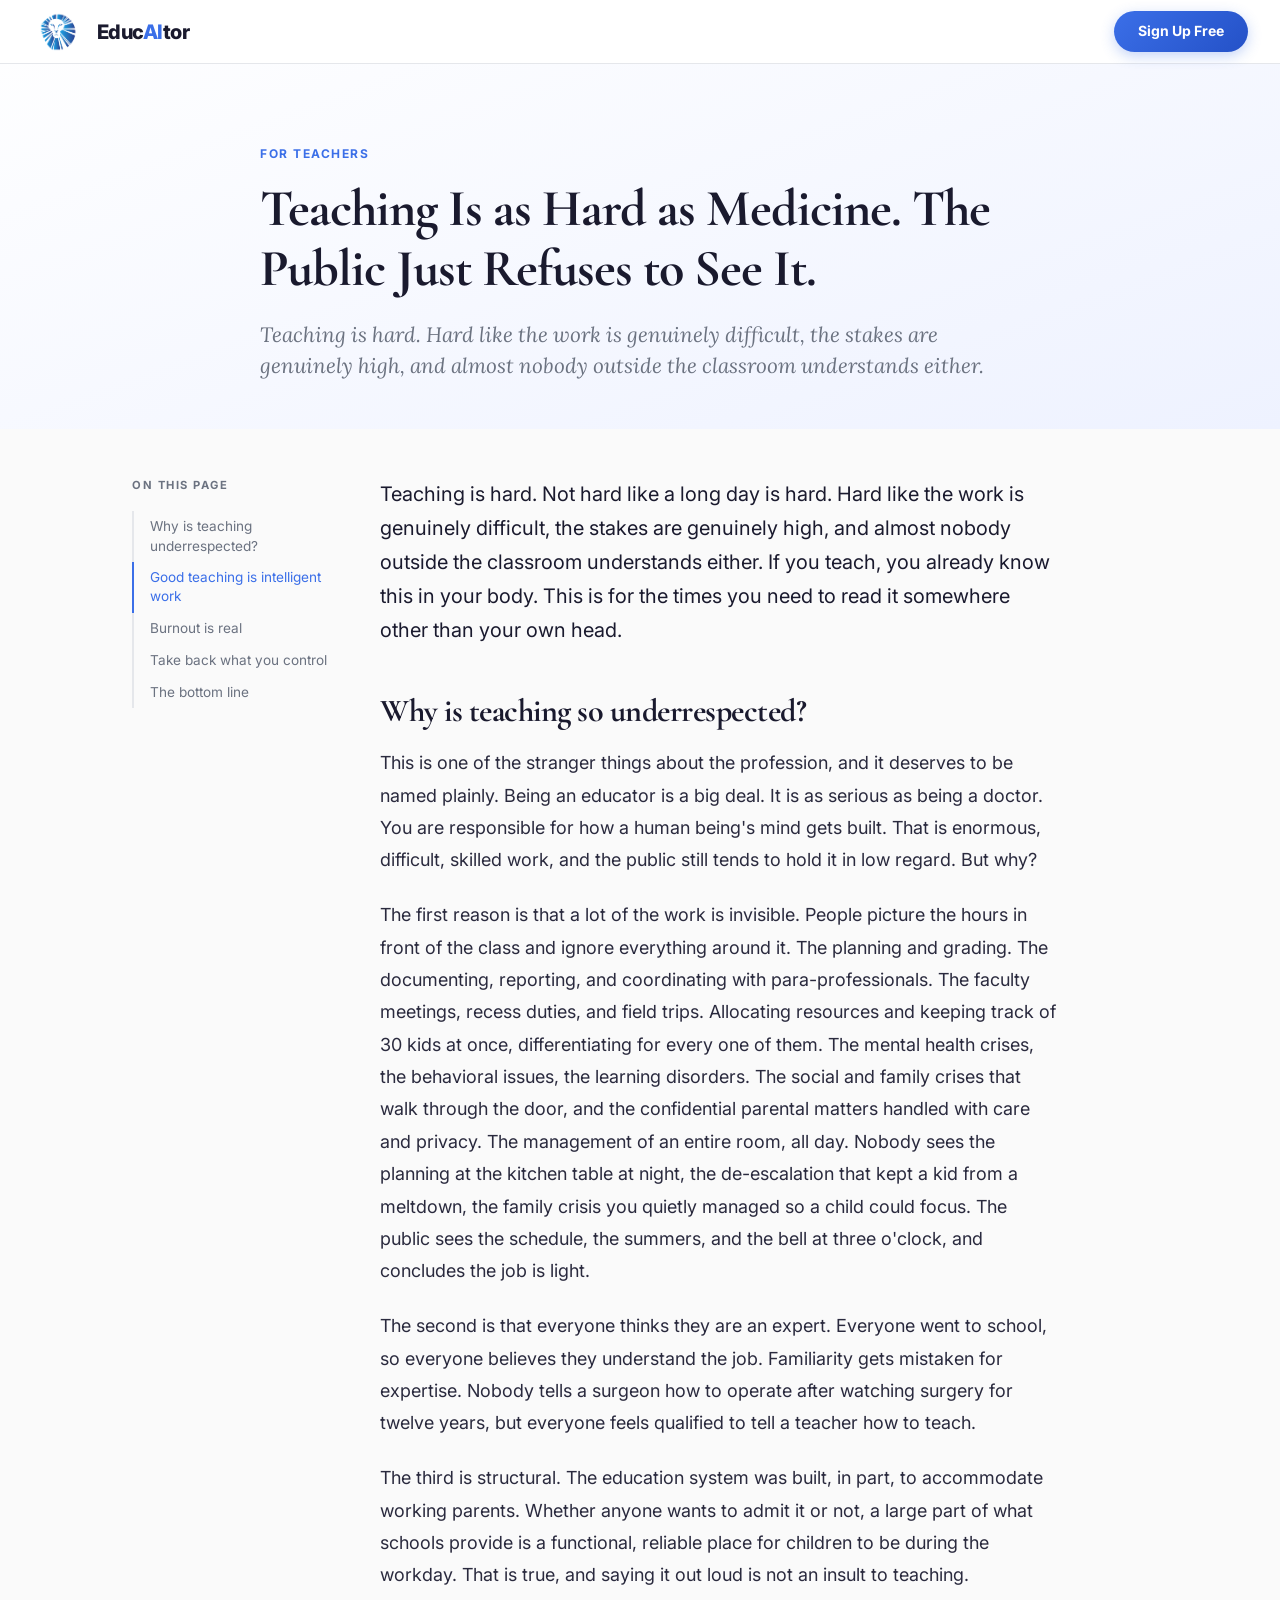
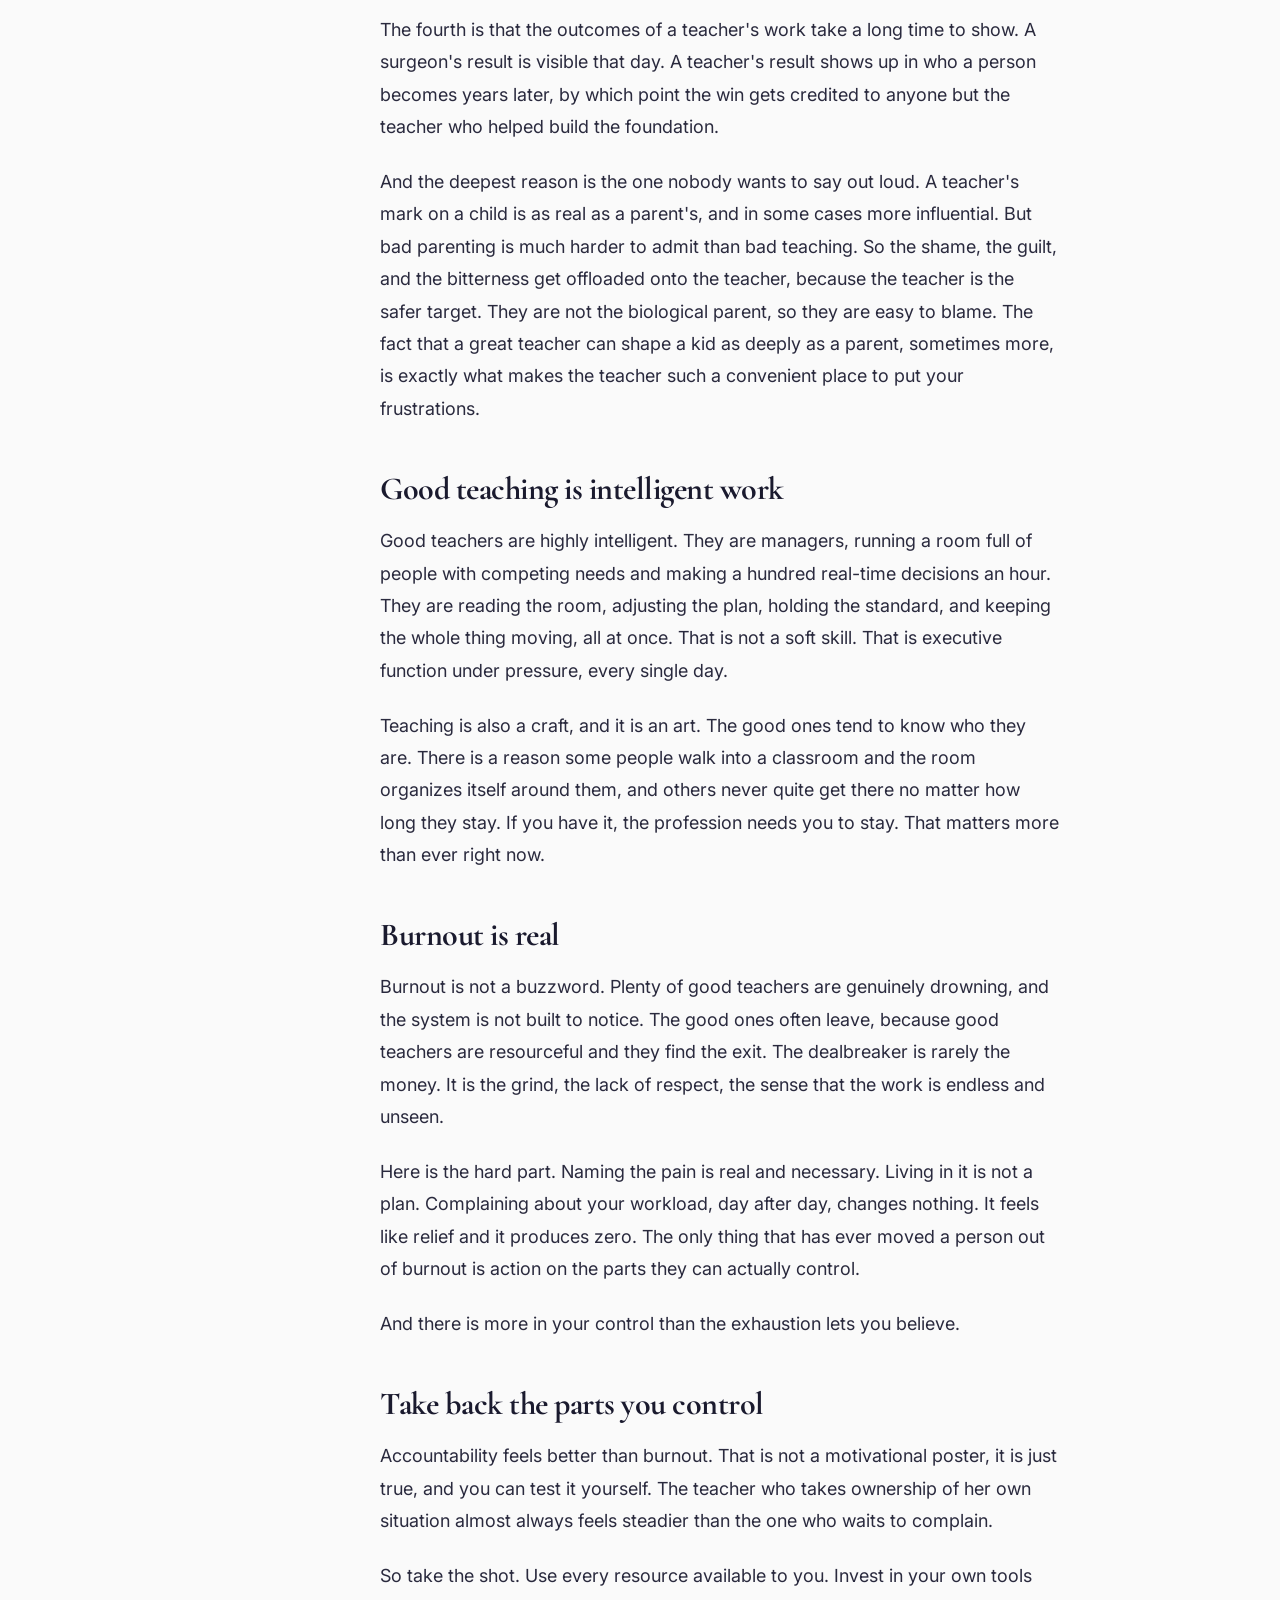
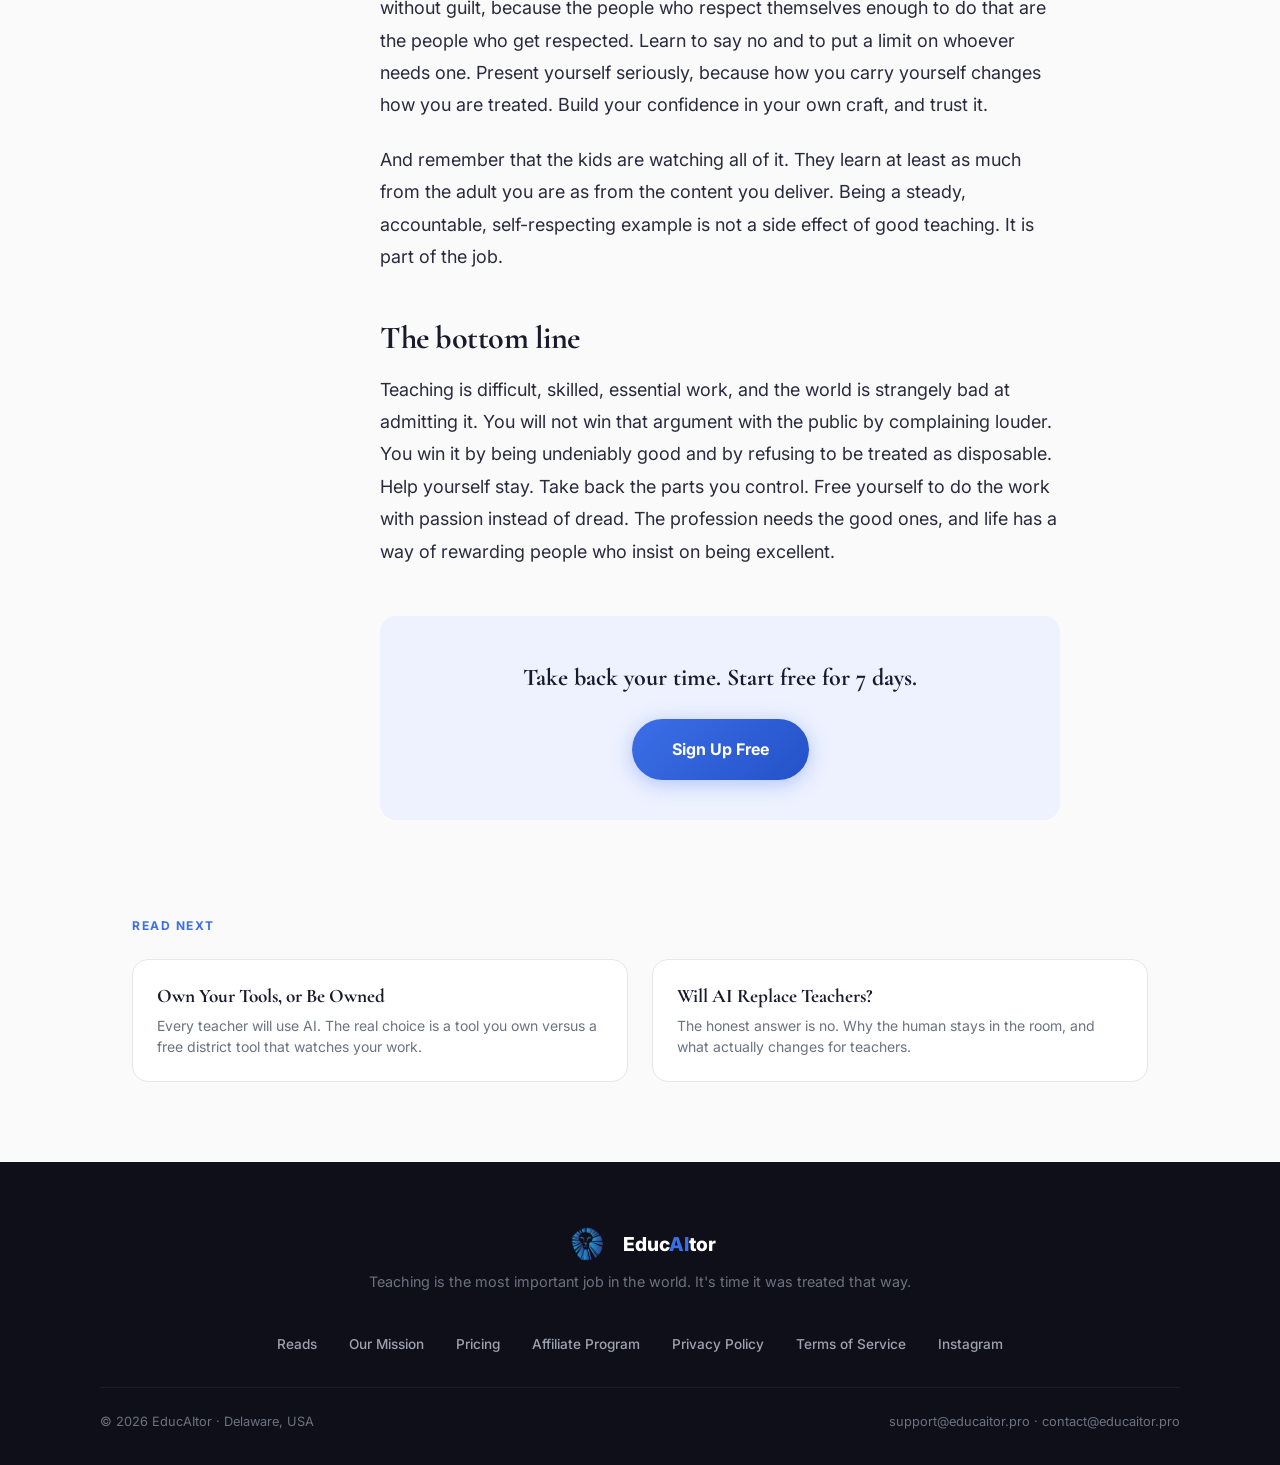
<file: teaching-is-hard.html>
<!DOCTYPE html>
<html lang="en">

<head>
  <script async src="https://www.googletagmanager.com/gtag/js?id=G-DDLXHH6E99"></script>
  <script>
    window.dataLayer = window.dataLayer || [];
    function gtag() { dataLayer.push(arguments); }
    gtag("js", new Date());
    gtag("config", "G-DDLXHH6E99");
  </script>
  <meta charset="UTF-8">
  <meta name="viewport" content="width=device-width, initial-scale=1.0">
  <title>Teaching Is as Hard as Medicine. Why No One Admits It. | EducAItor</title>
  <meta name="description" content="Teaching is skilled, high-stakes work the public refuses to respect. Why the gap exists, why teacher burnout is real, and how to take your work back.">
  <meta name="keywords" content="why are teachers underrespected, teaching is hard, teacher burnout, respect for teachers, teacher workload, is teaching a hard job, teacher appreciation, teacher accountability">
  <meta name="robots" content="index, follow, max-snippet:-1, max-image-preview:large">
  <meta name="author" content="EducAItor">
  <link rel="canonical" href="https://educaitor.pro/teaching-is-hard.html">
  <link rel="icon" type="image/png" href="https://educaitor.pro/logo.png">
  <meta property="og:type" content="article">
  <meta property="og:url" content="https://educaitor.pro/teaching-is-hard.html">
  <meta property="og:title" content="Teaching Is as Hard as Medicine. The Public Just Refuses to See It.">
  <meta property="og:description" content="Teaching is skilled, high-stakes work the public refuses to respect. Why the gap exists, why burnout is real, and what taking your work back looks like.">
  <meta property="og:image" content="https://educaitor.pro/logo.png">
  <meta property="og:site_name" content="EducAItor">
  <meta name="twitter:card" content="summary_large_image">
  <meta name="twitter:title" content="Teaching Is as Hard as Medicine. The Public Just Refuses to See It.">
  <meta name="twitter:description" content="Teaching is skilled, high-stakes work the public refuses to respect. Why the gap exists, why burnout is real, and what taking your work back looks like.">
  <meta name="twitter:image" content="https://educaitor.pro/logo.png">
  <script type="application/ld+json">
  {
    "@context": "https://schema.org",
    "@type": "Article",
    "headline": "Teaching Is as Hard as Medicine. The Public Just Refuses to See It.",
    "description": "Teaching is skilled, high-stakes work the public refuses to respect. Why the gap exists, why burnout is real, and what taking your work back looks like.",
    "image": "https://educaitor.pro/logo.png",
    "author": {"@type": "Organization", "name": "EducAItor", "url": "https://educaitor.pro"},
    "publisher": {"@type": "Organization", "name": "EducAItor", "logo": {"@type": "ImageObject", "url": "https://educaitor.pro/logo.png"}},
    "mainEntityOfPage": {"@type": "WebPage", "@id": "https://educaitor.pro/teaching-is-hard.html"},
    "datePublished": "2026-06-07",
    "dateModified": "2026-06-07"
  }
  </script>
  <style>
    @import url('https://fonts.googleapis.com/css2?family=Cormorant+Garamond:ital,wght@0,400;0,600;0,700;1,400;1,600&family=Inter:wght@300;400;500;600;700;800&family=Lora:ital,wght@0,400;0,600;0,700;1,400&display=swap');
    *,*::before,*::after{box-sizing:border-box;margin:0;padding:0;}
    :root{--blue:#3B6FE8;--blue-light:#EEF2FF;--blue-dark:#2451C7;--text:#1A1A2E;--muted:#6B7280;--border:#E5E7EB;--bg:#FAFAFA;--white:#FFFFFF;--font-display:'Cormorant Garamond',Georgia,serif;--font-body:'Inter',sans-serif;}
    html{scroll-behavior:smooth;}
    body{font-family:var(--font-body);background:var(--bg);color:var(--text);line-height:1.6;overflow-x:hidden;}
    h1,h2,h3{font-family:var(--font-display);}
    a{color:var(--blue);}
    nav{position:fixed;top:0;left:0;right:0;background:rgba(255,255,255,0.92);backdrop-filter:blur(12px);border-bottom:1px solid var(--border);z-index:100;padding:0 2rem;height:64px;display:flex;align-items:center;justify-content:space-between;}
    .nav-logo{display:flex;align-items:center;gap:0.6rem;text-decoration:none;}
    .logo-img{height:40px;width:auto;}
    .nav-logo-text{font-size:1.25rem;font-weight:800;letter-spacing:-0.5px;color:var(--text);}
    .nav-logo-text em{font-style:normal;color:var(--blue);}
    .nav-cta{background:linear-gradient(135deg,#3B6FE8 0%,#2451C7 100%);color:#fff;padding:0.6rem 1.5rem;border-radius:100px;font-size:0.875rem;font-weight:700;text-decoration:none;transition:all 0.25s;box-shadow:0 4px 14px rgba(59,111,232,0.3);}
    .nav-cta:hover{transform:translateY(-1px);box-shadow:0 6px 20px rgba(59,111,232,0.4);}
    .article-hero{padding:9rem 2rem 3rem;background:linear-gradient(160deg,#ffffff 0%,#EEF2FF 100%);}
    .article-hero-inner{max-width:760px;margin:0 auto;}
    .article-label{font-size:0.75rem;font-weight:700;letter-spacing:1.5px;text-transform:uppercase;color:var(--blue);margin-bottom:1rem;}
    .article-title{font-size:clamp(2rem,5vw,3.25rem);font-weight:700;letter-spacing:-1px;line-height:1.15;margin-bottom:1.25rem;}
    .article-standfirst{font-family:'Lora',Georgia,serif;font-size:clamp(1.05rem,2.2vw,1.3rem);font-style:italic;color:var(--muted);line-height:1.5;}
    .article-layout{max-width:1080px;margin:0 auto;padding:3rem 2rem 5rem;display:grid;grid-template-columns:200px 1fr;gap:3rem;}
    .toc{position:sticky;top:90px;align-self:start;}
    .toc-label{font-size:0.7rem;font-weight:700;letter-spacing:1.5px;text-transform:uppercase;color:var(--muted);margin-bottom:1rem;}
    .toc ul{list-style:none;border-left:2px solid var(--border);}
    .toc li{margin:0;}
    .toc a{display:block;padding:0.4rem 0 0.4rem 1rem;font-size:0.85rem;color:var(--muted);text-decoration:none;line-height:1.4;border-left:2px solid transparent;margin-left:-2px;transition:color 0.2s,border-color 0.2s;}
    .toc a:hover,.toc a.active{color:var(--blue);border-left-color:var(--blue);}
    .article-body{max-width:680px;font-size:1.125rem;line-height:1.8;color:#2A2A3E;}
    .article-body h2{font-size:clamp(1.5rem,3vw,2rem);font-weight:700;letter-spacing:-0.5px;line-height:1.25;margin:2.75rem 0 1rem;color:var(--text);scroll-margin-top:90px;}
    .article-body p{margin-bottom:1.4rem;}
    .article-body .lede{font-size:1.25rem;line-height:1.7;color:var(--text);}
    .article-body strong{font-weight:700;color:var(--text);}
    .pullquote{font-family:var(--font-display);font-size:1.6rem;font-weight:600;font-style:italic;color:var(--blue);line-height:1.3;border-left:4px solid var(--blue);padding:0.5rem 0 0.5rem 1.5rem;margin:2.5rem 0;}
    .article-cta{background:var(--blue-light);border-radius:16px;padding:2.5rem 2rem;text-align:center;margin:3rem 0 1rem;}
    .article-cta h3{font-size:1.5rem;font-weight:700;margin-bottom:1.25rem;color:var(--text);}
    .btn-section{background:linear-gradient(135deg,#3B6FE8 0%,#2451C7 100%);color:#fff;padding:1rem 2.5rem;border-radius:100px;font-size:1rem;font-weight:700;text-decoration:none;display:inline-block;transition:all 0.25s;box-shadow:0 4px 20px rgba(59,111,232,0.35);}
    .btn-section:hover{transform:translateY(-2px);box-shadow:0 8px 30px rgba(59,111,232,0.45);}
    .read-next{max-width:1080px;margin:0 auto;padding:0 2rem 5rem;}
    .read-next-label{font-size:0.75rem;font-weight:700;letter-spacing:1.5px;text-transform:uppercase;color:var(--blue);margin-bottom:1.5rem;}
    .read-next-grid{display:grid;grid-template-columns:1fr 1fr;gap:1.5rem;}
    .read-next-card{background:var(--white);border:1px solid var(--border);border-radius:16px;padding:1.5rem;text-decoration:none;transition:box-shadow 0.2s,transform 0.2s;display:block;}
    .read-next-card:hover{box-shadow:0 8px 32px rgba(59,111,232,0.1);transform:translateY(-3px);}
    .read-next-card h4{font-family:var(--font-display);font-size:1.2rem;font-weight:700;color:var(--text);margin-bottom:0.4rem;line-height:1.3;}
    .read-next-card p{font-size:0.875rem;color:var(--muted);line-height:1.5;}
    footer{background:#0F0F1A;color:#6B7280;padding:4rem 2rem 2rem;}
    .footer-inner{display:flex;align-items:center;justify-content:center;gap:0.6rem;margin-bottom:0.5rem;}
    .footer-logo-text{font-size:1.2rem;font-weight:800;color:#fff;}
    .footer-logo-text em{font-style:normal;color:var(--blue);}
    .footer-tagline{font-size:0.9rem;color:#6B7280;text-align:center;margin-bottom:2.5rem;}
    .footer-links{display:flex;justify-content:center;gap:2rem;flex-wrap:wrap;margin-bottom:2rem;}
    .footer-links a{color:#9CA3AF;text-decoration:none;font-size:0.85rem;font-weight:500;transition:color 0.2s;}
    .footer-links a:hover{color:#fff;}
    .footer-divider{width:100%;height:1px;background:rgba(255,255,255,0.06);margin-bottom:1.5rem;}
    .footer-bottom{display:flex;justify-content:space-between;align-items:center;flex-wrap:wrap;gap:1rem;max-width:1080px;margin:0 auto;font-size:0.8rem;}
    @media(max-width:860px){.article-layout{grid-template-columns:1fr;gap:0;}.toc{display:none;}.read-next-grid{grid-template-columns:1fr;}}
    @media(max-width:600px){
      nav{padding:0 1.25rem;}.nav-logo-text{font-size:1rem;}.logo-img{height:32px;}
      .article-hero{padding:7rem 1.25rem 2.5rem;}
      .article-layout{padding:2rem 1.25rem 3rem;}
      .article-body{font-size:1.05rem;}
      .read-next{padding:0 1.25rem 3rem;}
      .footer-bottom{flex-direction:column;text-align:center;}.footer-links{gap:1rem;}
    }
  </style>
</head>

<body>

  <nav>
    <a class="nav-logo" href="/"><img src="/logo.png" alt="EducAItor Logo" class="logo-img"><span class="nav-logo-text">Educ<em>AI</em>tor</span></a>
    <a href="https://app.educaitor.pro" class="nav-cta">Sign Up Free</a>
  </nav>

  <header class="article-hero">
    <div class="article-hero-inner">
      <div class="article-label">For Teachers</div>
      <h1 class="article-title">Teaching Is as Hard as Medicine. The Public Just Refuses to See It.</h1>
      <p class="article-standfirst">Teaching is hard. Hard like the work is genuinely difficult, the stakes are genuinely high, and almost nobody outside the classroom understands either.</p>
    </div>
  </header>

  <div class="article-layout">
    <aside class="toc" aria-label="On this page">
      <div class="toc-label">On this page</div>
      <ul>
        <li><a href="#why">Why is teaching underrespected?</a></li>
        <li><a href="#intelligent">Good teaching is intelligent work</a></li>
        <li><a href="#burnout">Burnout is real</a></li>
        <li><a href="#control">Take back what you control</a></li>
        <li><a href="#bottom-line">The bottom line</a></li>
      </ul>
    </aside>

    <article class="article-body">
      <p class="lede">Teaching is hard. Not hard like a long day is hard. Hard like the work is genuinely difficult, the stakes are genuinely high, and almost nobody outside the classroom understands either. If you teach, you already know this in your body. This is for the times you need to read it somewhere other than your own head.</p>

      <h2 id="why">Why is teaching so underrespected?</h2>
      <p>This is one of the stranger things about the profession, and it deserves to be named plainly. Being an educator is a big deal. It is as serious as being a doctor. You are responsible for how a human being's mind gets built. That is enormous, difficult, skilled work, and the public still tends to hold it in low regard. But why?</p>
      <p>The first reason is that a lot of the work is invisible. People picture the hours in front of the class and ignore everything around it. The planning and grading. The documenting, reporting, and coordinating with para-professionals. The faculty meetings, recess duties, and field trips. Allocating resources and keeping track of 30 kids at once, differentiating for every one of them. The mental health crises, the behavioral issues, the learning disorders. The social and family crises that walk through the door, and the confidential parental matters handled with care and privacy. The management of an entire room, all day. Nobody sees the planning at the kitchen table at night, the de-escalation that kept a kid from a meltdown, the family crisis you quietly managed so a child could focus. The public sees the schedule, the summers, and the bell at three o'clock, and concludes the job is light.</p>
      <p>The second is that everyone thinks they are an expert. Everyone went to school, so everyone believes they understand the job. Familiarity gets mistaken for expertise. Nobody tells a surgeon how to operate after watching surgery for twelve years, but everyone feels qualified to tell a teacher how to teach.</p>
      <p>The third is structural. The education system was built, in part, to accommodate working parents. Whether anyone wants to admit it or not, a large part of what schools provide is a functional, reliable place for children to be during the workday. That is true, and saying it out loud is not an insult to teaching.</p>
      <p>The fourth is that the outcomes of a teacher's work take a long time to show. A surgeon's result is visible that day. A teacher's result shows up in who a person becomes years later, by which point the win gets credited to anyone but the teacher who helped build the foundation.</p>
      <p>And the deepest reason is the one nobody wants to say out loud. A teacher's mark on a child is as real as a parent's, and in some cases more influential. But bad parenting is much harder to admit than bad teaching. So the shame, the guilt, and the bitterness get offloaded onto the teacher, because the teacher is the safer target. They are not the biological parent, so they are easy to blame. The fact that a great teacher can shape a kid as deeply as a parent, sometimes more, is exactly what makes the teacher such a convenient place to put your frustrations.</p>

      <h2 id="intelligent">Good teaching is intelligent work</h2>
      <p>Good teachers are highly intelligent. They are managers, running a room full of people with competing needs and making a hundred real-time decisions an hour. They are reading the room, adjusting the plan, holding the standard, and keeping the whole thing moving, all at once. That is not a soft skill. That is executive function under pressure, every single day.</p>
      <p>Teaching is also a craft, and it is an art. The good ones tend to know who they are. There is a reason some people walk into a classroom and the room organizes itself around them, and others never quite get there no matter how long they stay. If you have it, the profession needs you to stay. That matters more than ever right now.</p>

      <h2 id="burnout">Burnout is real</h2>
      <p>Burnout is not a buzzword. Plenty of good teachers are genuinely drowning, and the system is not built to notice. The good ones often leave, because good teachers are resourceful and they find the exit. The dealbreaker is rarely the money. It is the grind, the lack of respect, the sense that the work is endless and unseen.</p>
      <p>Here is the hard part. Naming the pain is real and necessary. Living in it is not a plan. Complaining about your workload, day after day, changes nothing. It feels like relief and it produces zero. The only thing that has ever moved a person out of burnout is action on the parts they can actually control.</p>
      <p>And there is more in your control than the exhaustion lets you believe.</p>

      <h2 id="control">Take back the parts you control</h2>
      <p>Accountability feels better than burnout. That is not a motivational poster, it is just true, and you can test it yourself. The teacher who takes ownership of her own situation almost always feels steadier than the one who waits to complain.</p>
      <p>So take the shot. Use every resource available to you. Invest in your own tools without guilt, because the people who respect themselves enough to do that are the people who get respected. Learn to say no and to put a limit on whoever needs one. Present yourself seriously, because how you carry yourself changes how you are treated. Build your confidence in your own craft, and trust it.</p>
      <p>And remember that the kids are watching all of it. They learn at least as much from the adult you are as from the content you deliver. Being a steady, accountable, self-respecting example is not a side effect of good teaching. It is part of the job.</p>

      <h2 id="bottom-line">The bottom line</h2>
      <p>Teaching is difficult, skilled, essential work, and the world is strangely bad at admitting it. You will not win that argument with the public by complaining louder. You win it by being undeniably good and by refusing to be treated as disposable. Help yourself stay. Take back the parts you control. Free yourself to do the work with passion instead of dread. The profession needs the good ones, and life has a way of rewarding people who insist on being excellent.</p>

      <div class="article-cta">
        <h3>Take back your time. Start free for 7 days.</h3>
        <a href="https://app.educaitor.pro" class="btn-section">Sign Up Free</a>
      </div>
    </article>
  </div>

  <section class="read-next">
    <div class="read-next-label">Read next</div>
    <div class="read-next-grid">
      <a href="ai-tools-for-teachers.html" class="read-next-card">
        <h4>Own Your Tools, or Be Owned</h4>
        <p>Every teacher will use AI. The real choice is a tool you own versus a free district tool that watches your work.</p>
      </a>
      <a href="will-ai-replace-teachers.html" class="read-next-card">
        <h4>Will AI Replace Teachers?</h4>
        <p>The honest answer is no. Why the human stays in the room, and what actually changes for teachers.</p>
      </a>
    </div>
  </section>

  <footer>
    <div style="max-width:1080px;margin:0 auto;text-align:center;">
      <div class="footer-inner"><img src="/logo.png" alt="EducAItor Logo" class="logo-img" style="height:36px;"><div class="footer-logo-text">Educ<em>AI</em>tor</div></div>
      <p class="footer-tagline">Teaching is the most important job in the world. It's time it was treated that way.</p>
      <div class="footer-links">
        <a href="https://educaitor.pro/#reads">Reads</a>
        <a href="/mission.html">Our Mission</a>
        <a href="/pricing.html">Pricing</a>
        <a href="/affiliate.html">Affiliate Program</a>
        <a href="/privacy.html">Privacy Policy</a>
        <a href="/terms.html">Terms of Service</a>
        <a href="https://www.instagram.com/educaitor.pro/" target="_blank">Instagram</a>
      </div>
      <div class="footer-divider"></div>
      <div class="footer-bottom">
        <span>© 2026 EducAItor · Delaware, USA</span>
        <span>support@educaitor.pro · contact@educaitor.pro</span>
      </div>
    </div>
  </footer>

  <script>
    const links=document.querySelectorAll('.toc a');
    const sections=[...links].map(l=>document.querySelector(l.getAttribute('href')));
    const obs=new IntersectionObserver((entries)=>{entries.forEach(e=>{if(e.isIntersecting){const id=e.target.id;links.forEach(l=>l.classList.toggle('active',l.getAttribute('href')==='#'+id));}});},{rootMargin:'-80px 0px -70% 0px'});
    sections.forEach(s=>{if(s)obs.observe(s);});
  </script>
</body>
</html>
</file>
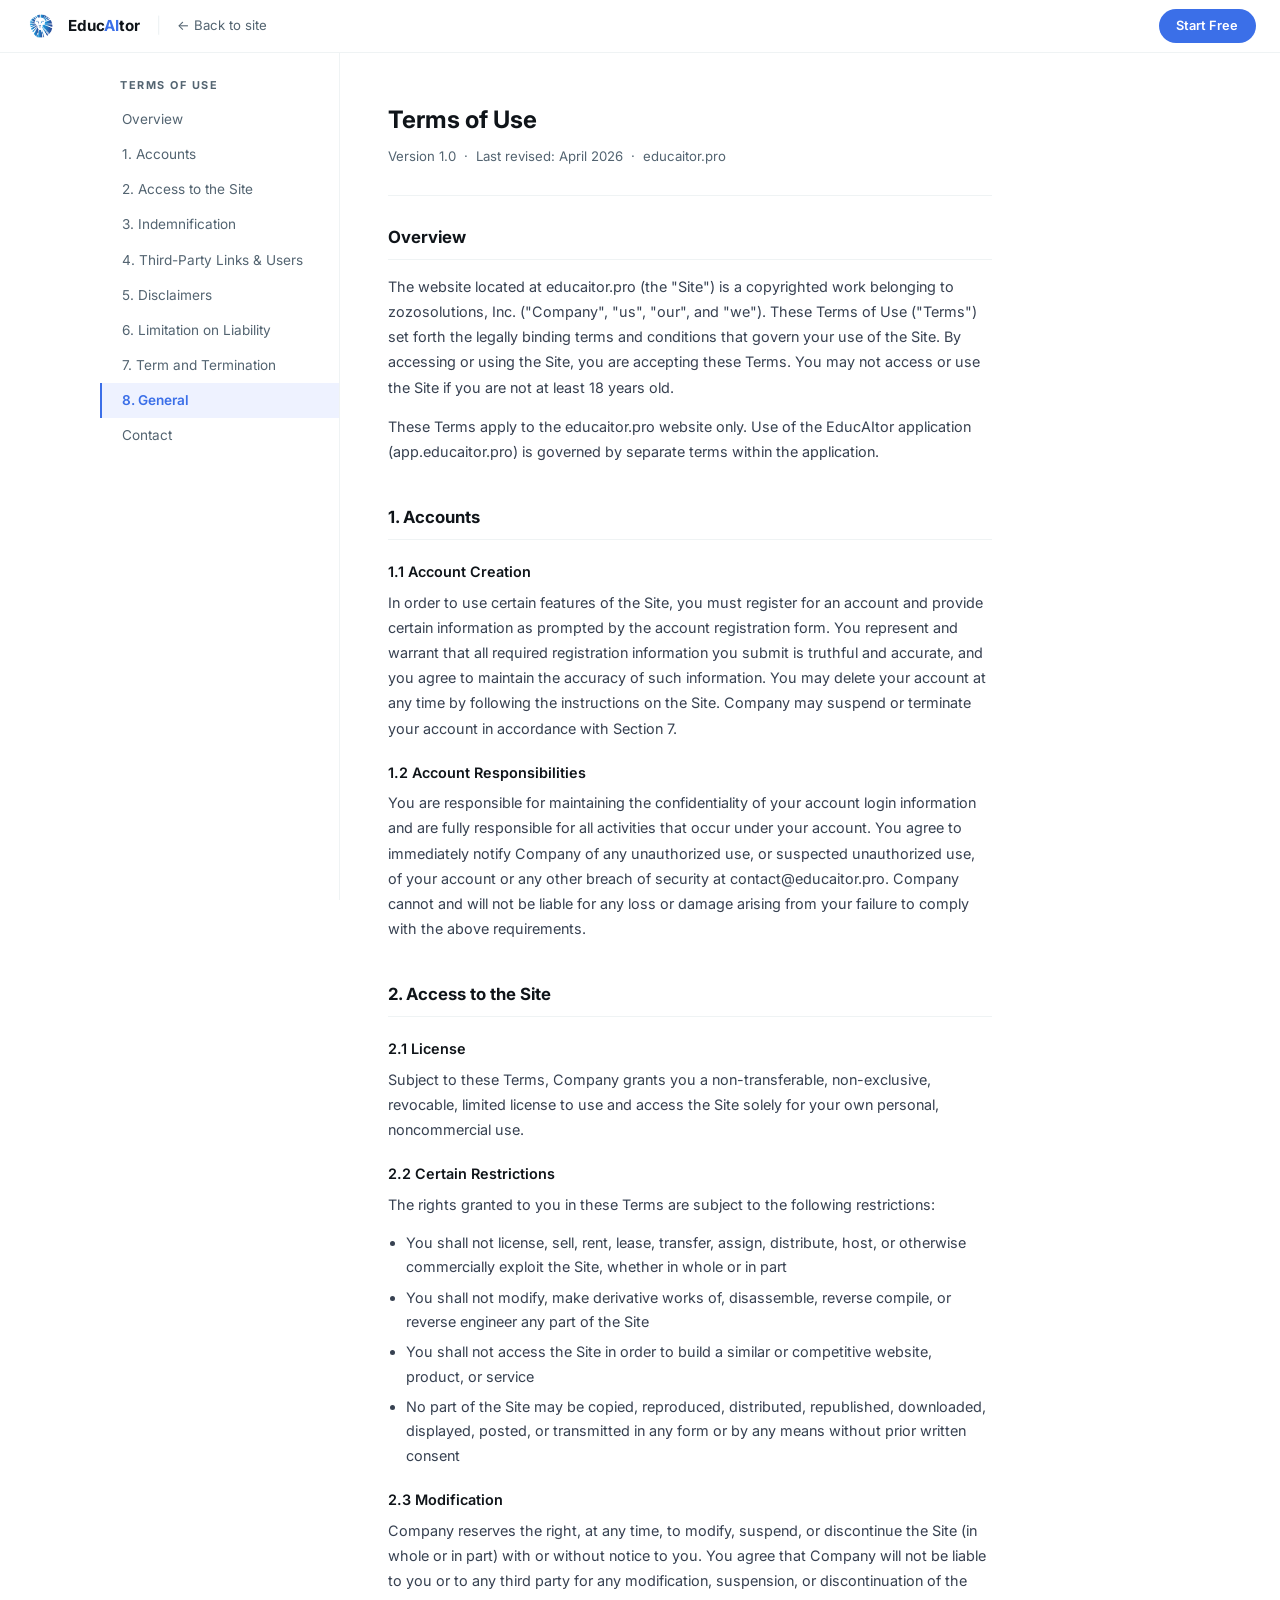
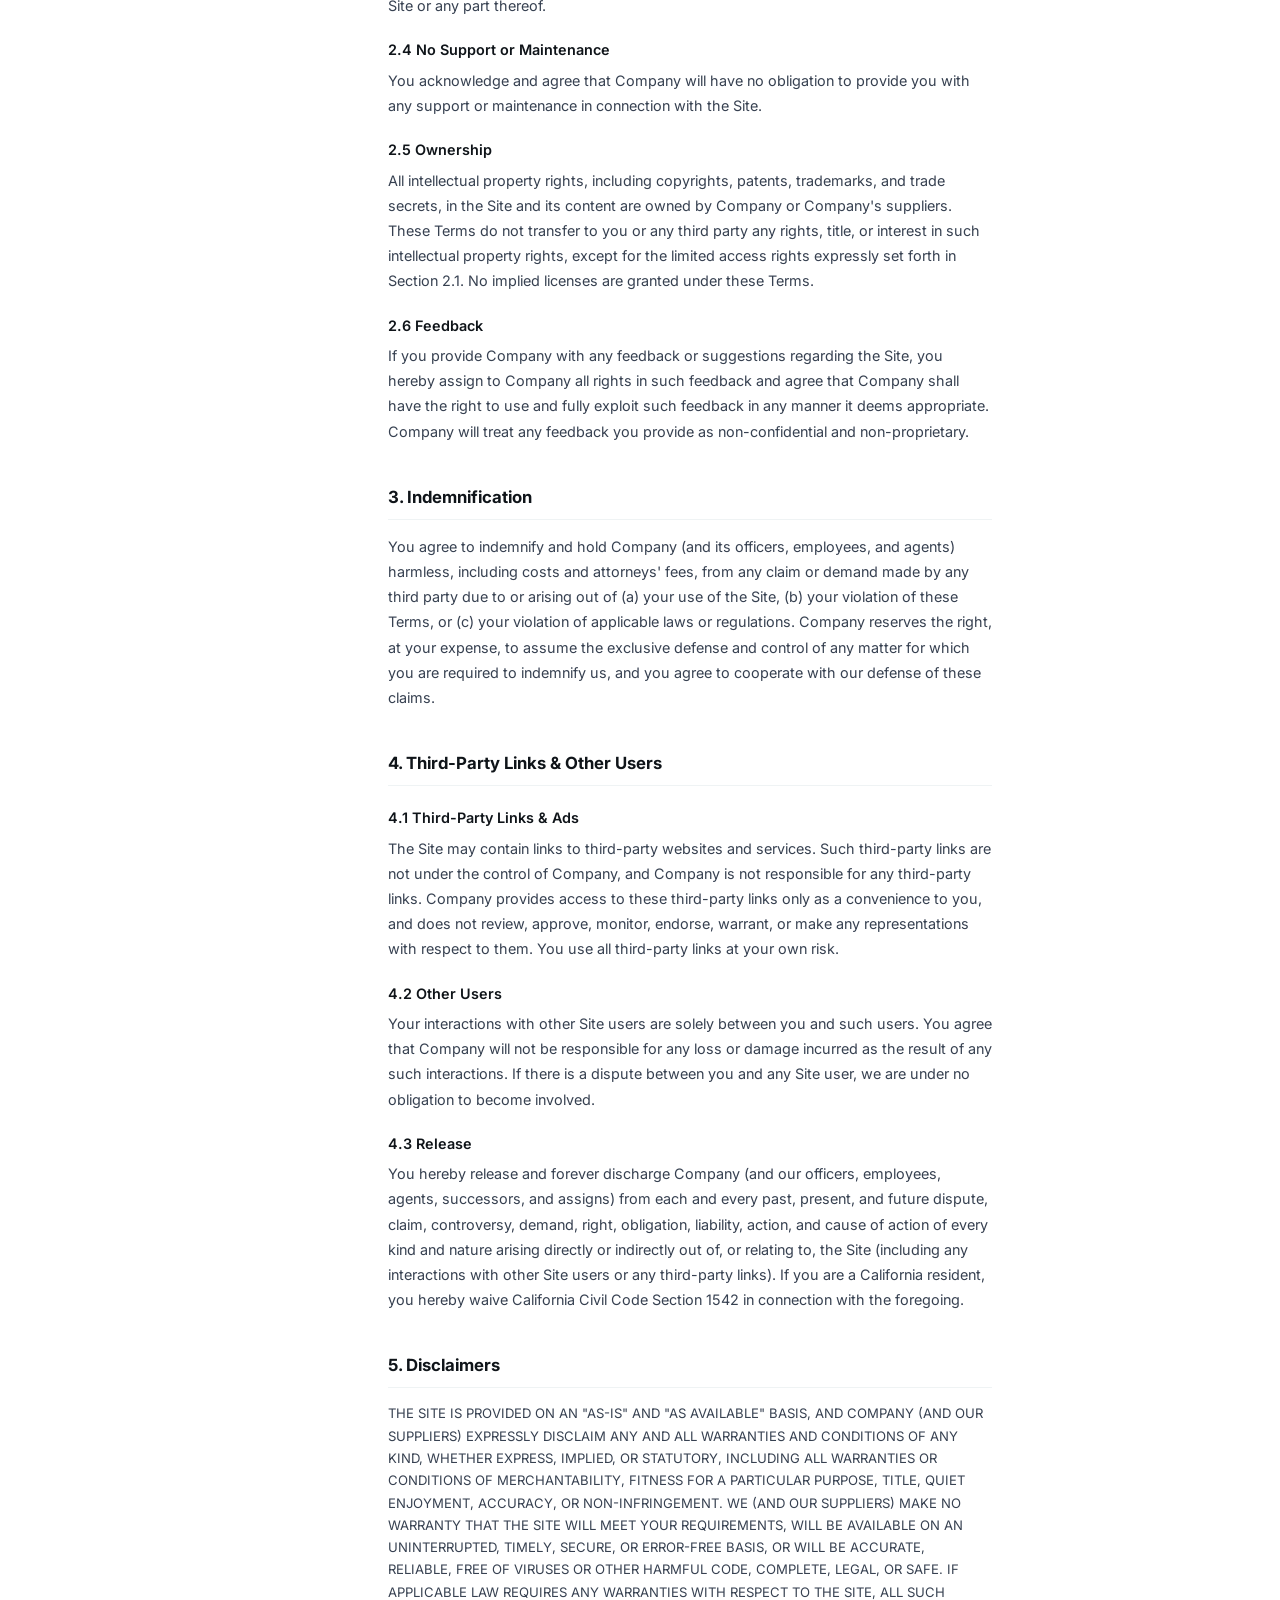
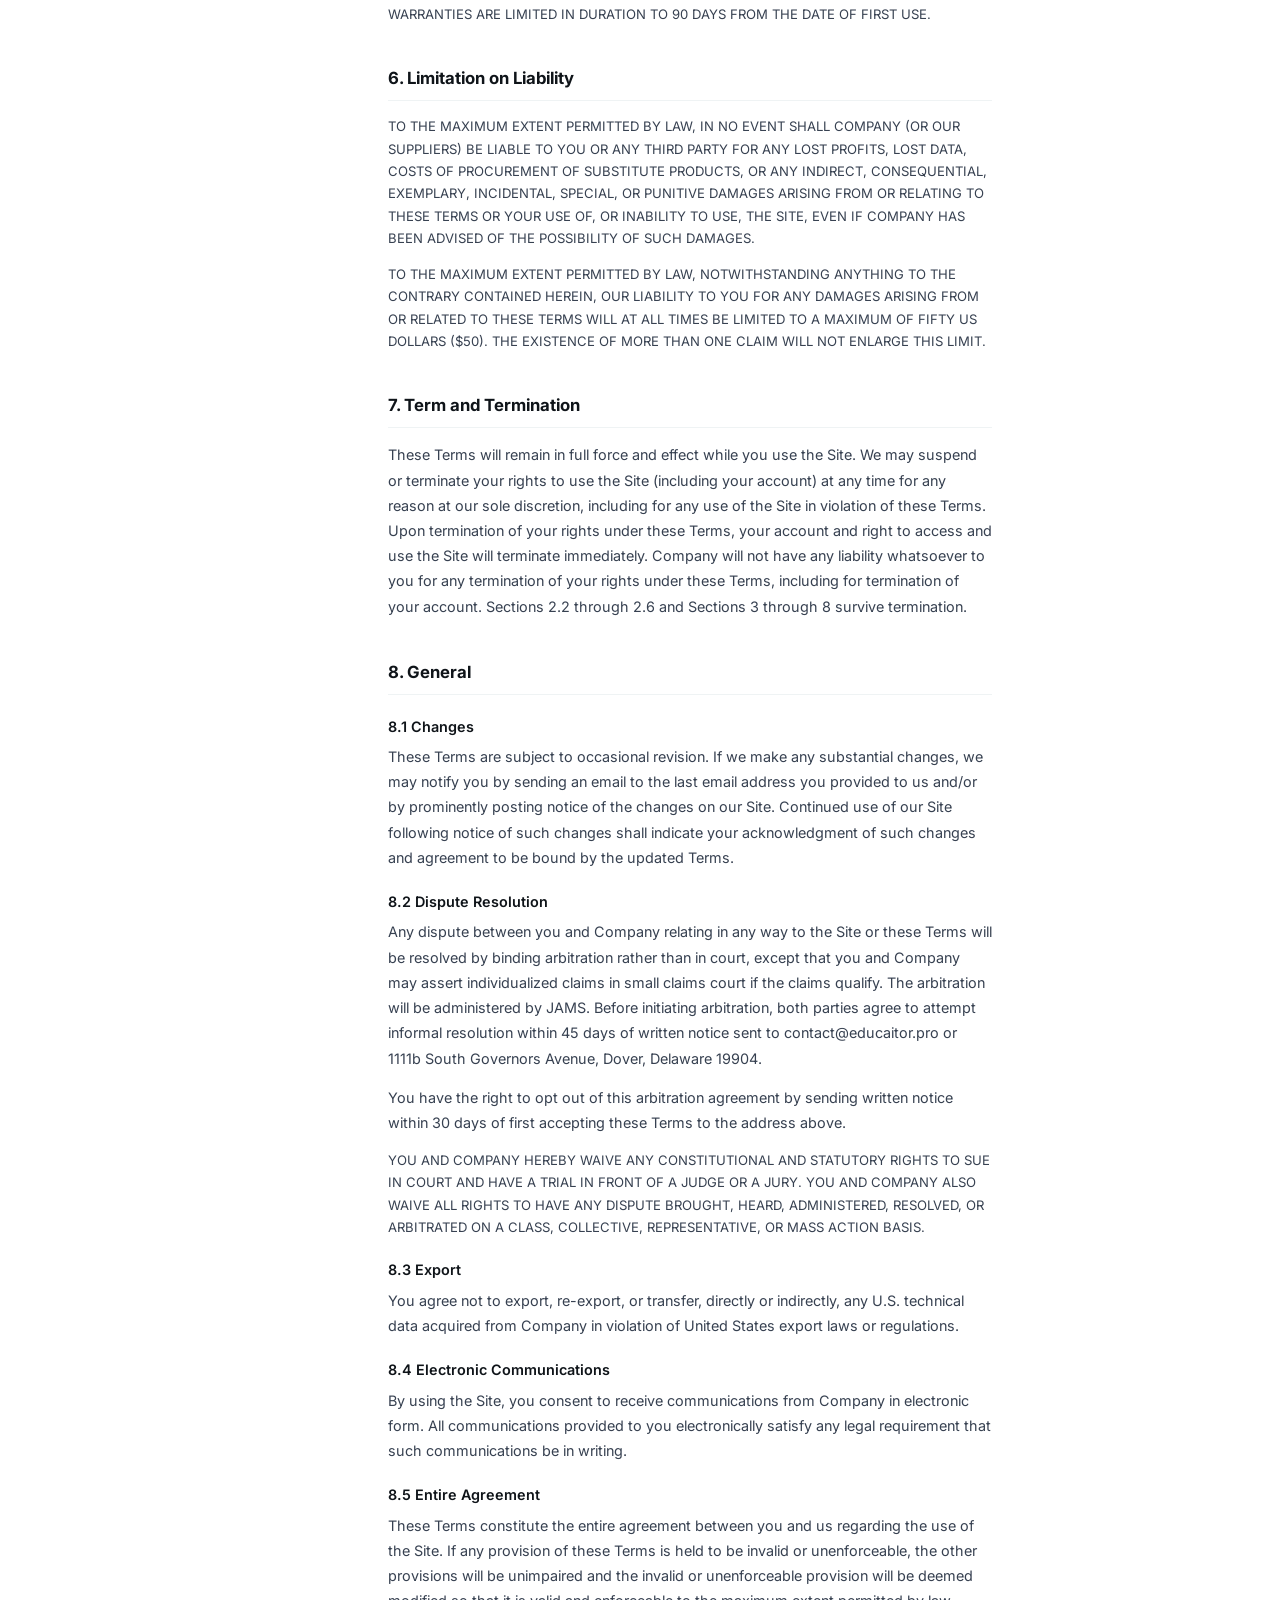
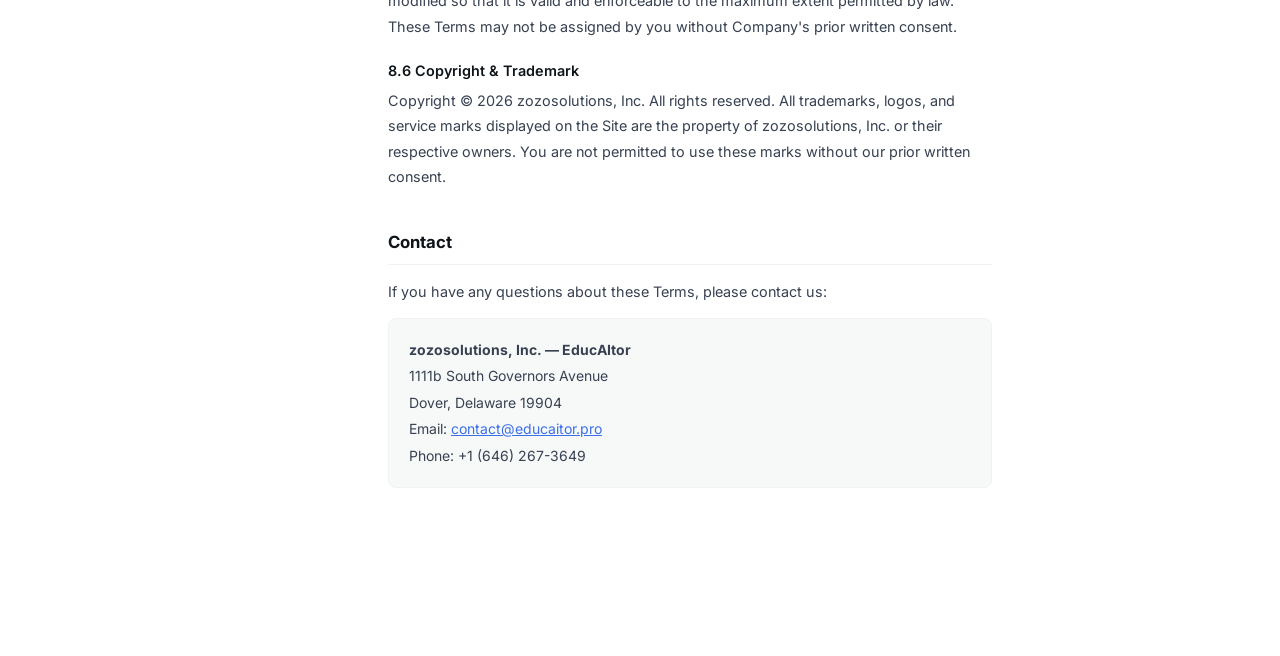
<file: terms.html>
<!DOCTYPE html>
<html lang="en">
<head>
<!-- Google tag (gtag.js) -->
<script async src="https://www.googletagmanager.com/gtag/js?id=G-DDLXHH6E99"></script>
<script>
  window.dataLayer = window.dataLayer || [];
  function gtag(){dataLayer.push(arguments);}
  gtag("js", new Date());
  gtag("config", "G-DDLXHH6E99");
</script>
<meta charset="UTF-8">
<meta name="viewport" content="width=device-width, initial-scale=1.0">
<title>Terms of Use – EducAItor</title>
<meta name="description" content="Terms of Use for educaitor.pro">
<style>
  @import url('https://fonts.googleapis.com/css2?family=Inter:wght@300;400;500;600;700&display=swap');
  *, *::before, *::after { box-sizing: border-box; margin: 0; padding: 0; }
  :root { --blue: #3B6FE8; --text: #0F1419; --muted: #536471; --border: #EFF3F4; --bg: #FFFFFF; --hover: #F7F9F9; }
  html { scroll-behavior: smooth; }
  body { font-family: 'Inter', -apple-system, sans-serif; background: var(--bg); color: var(--text); line-height: 1.6; overflow-x: hidden; }
  .topbar { position: fixed; top: 0; left: 0; right: 0; height: 53px; background: rgba(255,255,255,0.92); backdrop-filter: blur(12px); border-bottom: 1px solid var(--border); z-index: 100; display: flex; align-items: center; padding: 0 1.5rem; gap: 1rem; }
  .topbar-logo { display: flex; align-items: center; gap: 0.5rem; text-decoration: none; color: var(--text); font-weight: 700; font-size: 0.95rem; }
  .topbar-logo img { height: 26px; }
  .topbar-logo em { font-style: normal; color: var(--blue); }
  .topbar-sep { color: var(--border); }
  .topbar-back { font-size: 0.825rem; color: var(--muted); text-decoration: none; }
  .topbar-back:hover { color: var(--text); }
  .topbar-cta { margin-left: auto; background: var(--blue); color: #fff; padding: 0.4rem 1.1rem; border-radius: 100px; font-size: 0.8rem; font-weight: 600; text-decoration: none; }
  .topbar-cta:hover { opacity: 0.85; }
  .layout { display: flex; max-width: 1080px; margin: 0 auto; padding-top: 53px; min-height: 100vh; }
  .sidebar { width: 240px; flex-shrink: 0; position: sticky; top: 53px; height: calc(100vh - 53px); overflow-y: auto; border-right: 1px solid var(--border); padding: 1.5rem 0; }
  .sidebar-label { font-size: 0.68rem; font-weight: 700; text-transform: uppercase; letter-spacing: 1.5px; color: var(--muted); padding: 0 1.25rem; margin-bottom: 0.5rem; }
  .sidebar a { display: block; padding: 0.5rem 1.25rem; font-size: 0.85rem; color: var(--muted); text-decoration: none; border-left: 2px solid transparent; line-height: 1.4; transition: all 0.15s; }
  .sidebar a:hover { color: var(--text); background: var(--hover); }
  .sidebar a.active { color: var(--blue); border-left-color: var(--blue); font-weight: 600; background: #EEF2FF; }
  .main { flex: 1; padding: 3rem 3rem 8rem; max-width: 700px; }
  .doc-title { font-size: 1.5rem; font-weight: 700; margin-bottom: 0.4rem; }
  .doc-meta { font-size: 0.825rem; color: var(--muted); padding-bottom: 1.75rem; border-bottom: 1px solid var(--border); margin-bottom: 1.75rem; }
  section[id] { margin-bottom: 2.5rem; scroll-margin-top: 70px; }
  h2 { font-size: 1.05rem; font-weight: 700; color: var(--text); margin-bottom: 0.875rem; padding-bottom: 0.5rem; border-bottom: 1px solid var(--border); }
  h3 { font-size: 0.9rem; font-weight: 600; color: var(--text); margin: 1.25rem 0 0.4rem; }
  p { font-size: 0.9rem; color: #374151; margin-bottom: 0.875rem; line-height: 1.75; }
  ul { margin: 0.4rem 0 0.875rem 1.1rem; }
  ul li { font-size: 0.9rem; color: #374151; margin-bottom: 0.35rem; line-height: 1.7; }
  .caps { font-size: 0.82rem; line-height: 1.7; color: #374151; }
  .contact-block { background: var(--hover); border: 1px solid var(--border); border-radius: 8px; padding: 1.1rem 1.25rem; font-size: 0.875rem; line-height: 1.9; color: #374151; margin-top: 0.75rem; }
  @media (max-width: 768px) { .sidebar { display: none; } .main { padding: 2rem 1.25rem 4rem; } }
</style>
</head>
<body>

<div class="topbar">
  <a href="/" class="topbar-logo"><img src="logo.png" alt="EducAItor"><span>Educ<em>AI</em>tor</span></a>
  <span class="topbar-sep">|</span>
  <a href="/" class="topbar-back">← Back to site</a>
  <a href="https://app.educaitor.pro" class="topbar-cta">Start Free</a>
</div>

<div class="layout">
  <nav class="sidebar">
    <div class="sidebar-label">Terms of Use</div>
    <a href="#overview" class="active">Overview</a>
    <a href="#accounts">1. Accounts</a>
    <a href="#access">2. Access to the Site</a>
    <a href="#indemnification">3. Indemnification</a>
    <a href="#third-party">4. Third-Party Links & Users</a>
    <a href="#disclaimers">5. Disclaimers</a>
    <a href="#liability">6. Limitation on Liability</a>
    <a href="#termination">7. Term and Termination</a>
    <a href="#general">8. General</a>
    <a href="#contact">Contact</a>
  </nav>

  <main class="main">
    <div class="doc-title">Terms of Use</div>
    <div class="doc-meta">Version 1.0 &nbsp;·&nbsp; Last revised: April 2026 &nbsp;·&nbsp; educaitor.pro</div>

    <section id="overview">
      <h2>Overview</h2>
      <p>The website located at educaitor.pro (the "Site") is a copyrighted work belonging to zozosolutions, Inc. ("Company", "us", "our", and "we"). These Terms of Use ("Terms") set forth the legally binding terms and conditions that govern your use of the Site. By accessing or using the Site, you are accepting these Terms. You may not access or use the Site if you are not at least 18 years old.</p>
      <p>These Terms apply to the educaitor.pro website only. Use of the EducAItor application (app.educaitor.pro) is governed by separate terms within the application.</p>
    </section>

    <section id="accounts">
      <h2>1. Accounts</h2>
      <h3>1.1 Account Creation</h3>
      <p>In order to use certain features of the Site, you must register for an account and provide certain information as prompted by the account registration form. You represent and warrant that all required registration information you submit is truthful and accurate, and you agree to maintain the accuracy of such information. You may delete your account at any time by following the instructions on the Site. Company may suspend or terminate your account in accordance with Section 7.</p>
      <h3>1.2 Account Responsibilities</h3>
      <p>You are responsible for maintaining the confidentiality of your account login information and are fully responsible for all activities that occur under your account. You agree to immediately notify Company of any unauthorized use, or suspected unauthorized use, of your account or any other breach of security at contact@educaitor.pro. Company cannot and will not be liable for any loss or damage arising from your failure to comply with the above requirements.</p>
    </section>

    <section id="access">
      <h2>2. Access to the Site</h2>
      <h3>2.1 License</h3>
      <p>Subject to these Terms, Company grants you a non-transferable, non-exclusive, revocable, limited license to use and access the Site solely for your own personal, noncommercial use.</p>
      <h3>2.2 Certain Restrictions</h3>
      <p>The rights granted to you in these Terms are subject to the following restrictions:</p>
      <ul>
        <li>You shall not license, sell, rent, lease, transfer, assign, distribute, host, or otherwise commercially exploit the Site, whether in whole or in part</li>
        <li>You shall not modify, make derivative works of, disassemble, reverse compile, or reverse engineer any part of the Site</li>
        <li>You shall not access the Site in order to build a similar or competitive website, product, or service</li>
        <li>No part of the Site may be copied, reproduced, distributed, republished, downloaded, displayed, posted, or transmitted in any form or by any means without prior written consent</li>
      </ul>
      <h3>2.3 Modification</h3>
      <p>Company reserves the right, at any time, to modify, suspend, or discontinue the Site (in whole or in part) with or without notice to you. You agree that Company will not be liable to you or to any third party for any modification, suspension, or discontinuation of the Site or any part thereof.</p>
      <h3>2.4 No Support or Maintenance</h3>
      <p>You acknowledge and agree that Company will have no obligation to provide you with any support or maintenance in connection with the Site.</p>
      <h3>2.5 Ownership</h3>
      <p>All intellectual property rights, including copyrights, patents, trademarks, and trade secrets, in the Site and its content are owned by Company or Company's suppliers. These Terms do not transfer to you or any third party any rights, title, or interest in such intellectual property rights, except for the limited access rights expressly set forth in Section 2.1. No implied licenses are granted under these Terms.</p>
      <h3>2.6 Feedback</h3>
      <p>If you provide Company with any feedback or suggestions regarding the Site, you hereby assign to Company all rights in such feedback and agree that Company shall have the right to use and fully exploit such feedback in any manner it deems appropriate. Company will treat any feedback you provide as non-confidential and non-proprietary.</p>
    </section>

    <section id="indemnification">
      <h2>3. Indemnification</h2>
      <p>You agree to indemnify and hold Company (and its officers, employees, and agents) harmless, including costs and attorneys' fees, from any claim or demand made by any third party due to or arising out of (a) your use of the Site, (b) your violation of these Terms, or (c) your violation of applicable laws or regulations. Company reserves the right, at your expense, to assume the exclusive defense and control of any matter for which you are required to indemnify us, and you agree to cooperate with our defense of these claims.</p>
    </section>

    <section id="third-party">
      <h2>4. Third-Party Links & Other Users</h2>
      <h3>4.1 Third-Party Links & Ads</h3>
      <p>The Site may contain links to third-party websites and services. Such third-party links are not under the control of Company, and Company is not responsible for any third-party links. Company provides access to these third-party links only as a convenience to you, and does not review, approve, monitor, endorse, warrant, or make any representations with respect to them. You use all third-party links at your own risk.</p>
      <h3>4.2 Other Users</h3>
      <p>Your interactions with other Site users are solely between you and such users. You agree that Company will not be responsible for any loss or damage incurred as the result of any such interactions. If there is a dispute between you and any Site user, we are under no obligation to become involved.</p>
      <h3>4.3 Release</h3>
      <p>You hereby release and forever discharge Company (and our officers, employees, agents, successors, and assigns) from each and every past, present, and future dispute, claim, controversy, demand, right, obligation, liability, action, and cause of action of every kind and nature arising directly or indirectly out of, or relating to, the Site (including any interactions with other Site users or any third-party links). If you are a California resident, you hereby waive California Civil Code Section 1542 in connection with the foregoing.</p>
    </section>

    <section id="disclaimers">
      <h2>5. Disclaimers</h2>
      <p class="caps">THE SITE IS PROVIDED ON AN "AS-IS" AND "AS AVAILABLE" BASIS, AND COMPANY (AND OUR SUPPLIERS) EXPRESSLY DISCLAIM ANY AND ALL WARRANTIES AND CONDITIONS OF ANY KIND, WHETHER EXPRESS, IMPLIED, OR STATUTORY, INCLUDING ALL WARRANTIES OR CONDITIONS OF MERCHANTABILITY, FITNESS FOR A PARTICULAR PURPOSE, TITLE, QUIET ENJOYMENT, ACCURACY, OR NON-INFRINGEMENT. WE (AND OUR SUPPLIERS) MAKE NO WARRANTY THAT THE SITE WILL MEET YOUR REQUIREMENTS, WILL BE AVAILABLE ON AN UNINTERRUPTED, TIMELY, SECURE, OR ERROR-FREE BASIS, OR WILL BE ACCURATE, RELIABLE, FREE OF VIRUSES OR OTHER HARMFUL CODE, COMPLETE, LEGAL, OR SAFE. IF APPLICABLE LAW REQUIRES ANY WARRANTIES WITH RESPECT TO THE SITE, ALL SUCH WARRANTIES ARE LIMITED IN DURATION TO 90 DAYS FROM THE DATE OF FIRST USE.</p>
    </section>

    <section id="liability">
      <h2>6. Limitation on Liability</h2>
      <p class="caps">TO THE MAXIMUM EXTENT PERMITTED BY LAW, IN NO EVENT SHALL COMPANY (OR OUR SUPPLIERS) BE LIABLE TO YOU OR ANY THIRD PARTY FOR ANY LOST PROFITS, LOST DATA, COSTS OF PROCUREMENT OF SUBSTITUTE PRODUCTS, OR ANY INDIRECT, CONSEQUENTIAL, EXEMPLARY, INCIDENTAL, SPECIAL, OR PUNITIVE DAMAGES ARISING FROM OR RELATING TO THESE TERMS OR YOUR USE OF, OR INABILITY TO USE, THE SITE, EVEN IF COMPANY HAS BEEN ADVISED OF THE POSSIBILITY OF SUCH DAMAGES.</p>
      <p class="caps">TO THE MAXIMUM EXTENT PERMITTED BY LAW, NOTWITHSTANDING ANYTHING TO THE CONTRARY CONTAINED HEREIN, OUR LIABILITY TO YOU FOR ANY DAMAGES ARISING FROM OR RELATED TO THESE TERMS WILL AT ALL TIMES BE LIMITED TO A MAXIMUM OF FIFTY US DOLLARS ($50). THE EXISTENCE OF MORE THAN ONE CLAIM WILL NOT ENLARGE THIS LIMIT.</p>
    </section>

    <section id="termination">
      <h2>7. Term and Termination</h2>
      <p>These Terms will remain in full force and effect while you use the Site. We may suspend or terminate your rights to use the Site (including your account) at any time for any reason at our sole discretion, including for any use of the Site in violation of these Terms. Upon termination of your rights under these Terms, your account and right to access and use the Site will terminate immediately. Company will not have any liability whatsoever to you for any termination of your rights under these Terms, including for termination of your account. Sections 2.2 through 2.6 and Sections 3 through 8 survive termination.</p>
    </section>

    <section id="general">
      <h2>8. General</h2>
      <h3>8.1 Changes</h3>
      <p>These Terms are subject to occasional revision. If we make any substantial changes, we may notify you by sending an email to the last email address you provided to us and/or by prominently posting notice of the changes on our Site. Continued use of our Site following notice of such changes shall indicate your acknowledgment of such changes and agreement to be bound by the updated Terms.</p>
      <h3>8.2 Dispute Resolution</h3>
      <p>Any dispute between you and Company relating in any way to the Site or these Terms will be resolved by binding arbitration rather than in court, except that you and Company may assert individualized claims in small claims court if the claims qualify. The arbitration will be administered by JAMS. Before initiating arbitration, both parties agree to attempt informal resolution within 45 days of written notice sent to contact@educaitor.pro or 1111b South Governors Avenue, Dover, Delaware 19904.</p>
      <p>You have the right to opt out of this arbitration agreement by sending written notice within 30 days of first accepting these Terms to the address above.</p>
      <p class="caps">YOU AND COMPANY HEREBY WAIVE ANY CONSTITUTIONAL AND STATUTORY RIGHTS TO SUE IN COURT AND HAVE A TRIAL IN FRONT OF A JUDGE OR A JURY. YOU AND COMPANY ALSO WAIVE ALL RIGHTS TO HAVE ANY DISPUTE BROUGHT, HEARD, ADMINISTERED, RESOLVED, OR ARBITRATED ON A CLASS, COLLECTIVE, REPRESENTATIVE, OR MASS ACTION BASIS.</p>
      <h3>8.3 Export</h3>
      <p>You agree not to export, re-export, or transfer, directly or indirectly, any U.S. technical data acquired from Company in violation of United States export laws or regulations.</p>
      <h3>8.4 Electronic Communications</h3>
      <p>By using the Site, you consent to receive communications from Company in electronic form. All communications provided to you electronically satisfy any legal requirement that such communications be in writing.</p>
      <h3>8.5 Entire Agreement</h3>
      <p>These Terms constitute the entire agreement between you and us regarding the use of the Site. If any provision of these Terms is held to be invalid or unenforceable, the other provisions will be unimpaired and the invalid or unenforceable provision will be deemed modified so that it is valid and enforceable to the maximum extent permitted by law. These Terms may not be assigned by you without Company's prior written consent.</p>
      <h3>8.6 Copyright & Trademark</h3>
      <p>Copyright © 2026 zozosolutions, Inc. All rights reserved. All trademarks, logos, and service marks displayed on the Site are the property of zozosolutions, Inc. or their respective owners. You are not permitted to use these marks without our prior written consent.</p>
    </section>

    <section id="contact">
      <h2>Contact</h2>
      <p>If you have any questions about these Terms, please contact us:</p>
      <div class="contact-block">
        <strong>zozosolutions, Inc. — EducAItor</strong><br>
        1111b South Governors Avenue<br>
        Dover, Delaware 19904<br>
        Email: <a href="mailto:contact@educaitor.pro" style="color:var(--blue);">contact@educaitor.pro</a><br>
        Phone: +1 (646) 267-3649
      </div>
    </section>
  </main>
</div>

<script>
  const sections = document.querySelectorAll('section[id]');
  const links = document.querySelectorAll('.sidebar a');
  const observer = new IntersectionObserver((entries) => {
    entries.forEach(entry => {
      if (entry.isIntersecting) {
        links.forEach(l => l.classList.remove('active'));
        const active = document.querySelector(`.sidebar a[href="#${entry.target.id}"]`);
        if (active) active.classList.add('active');
      }
    });
  }, { rootMargin: '-10% 0px -80% 0px' });
  sections.forEach(s => observer.observe(s));
</script>
</body>
</html>
</file>
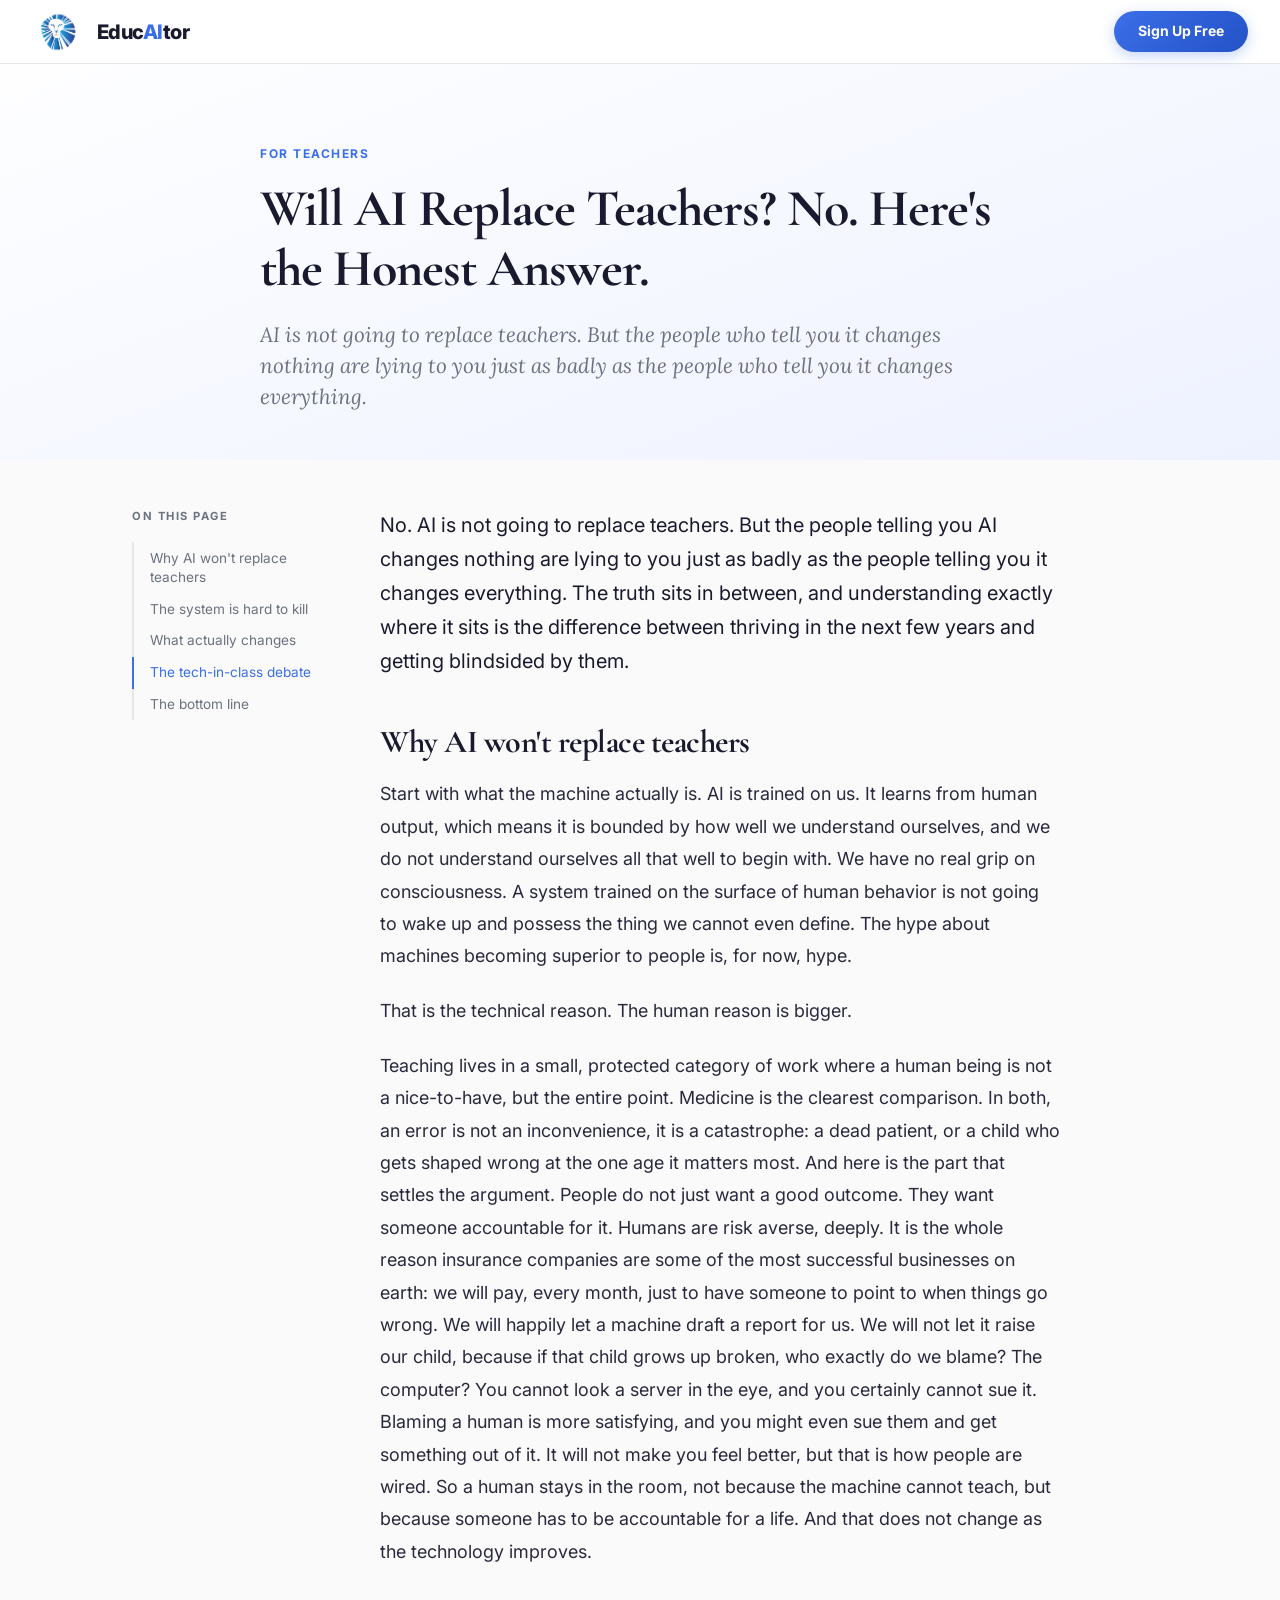
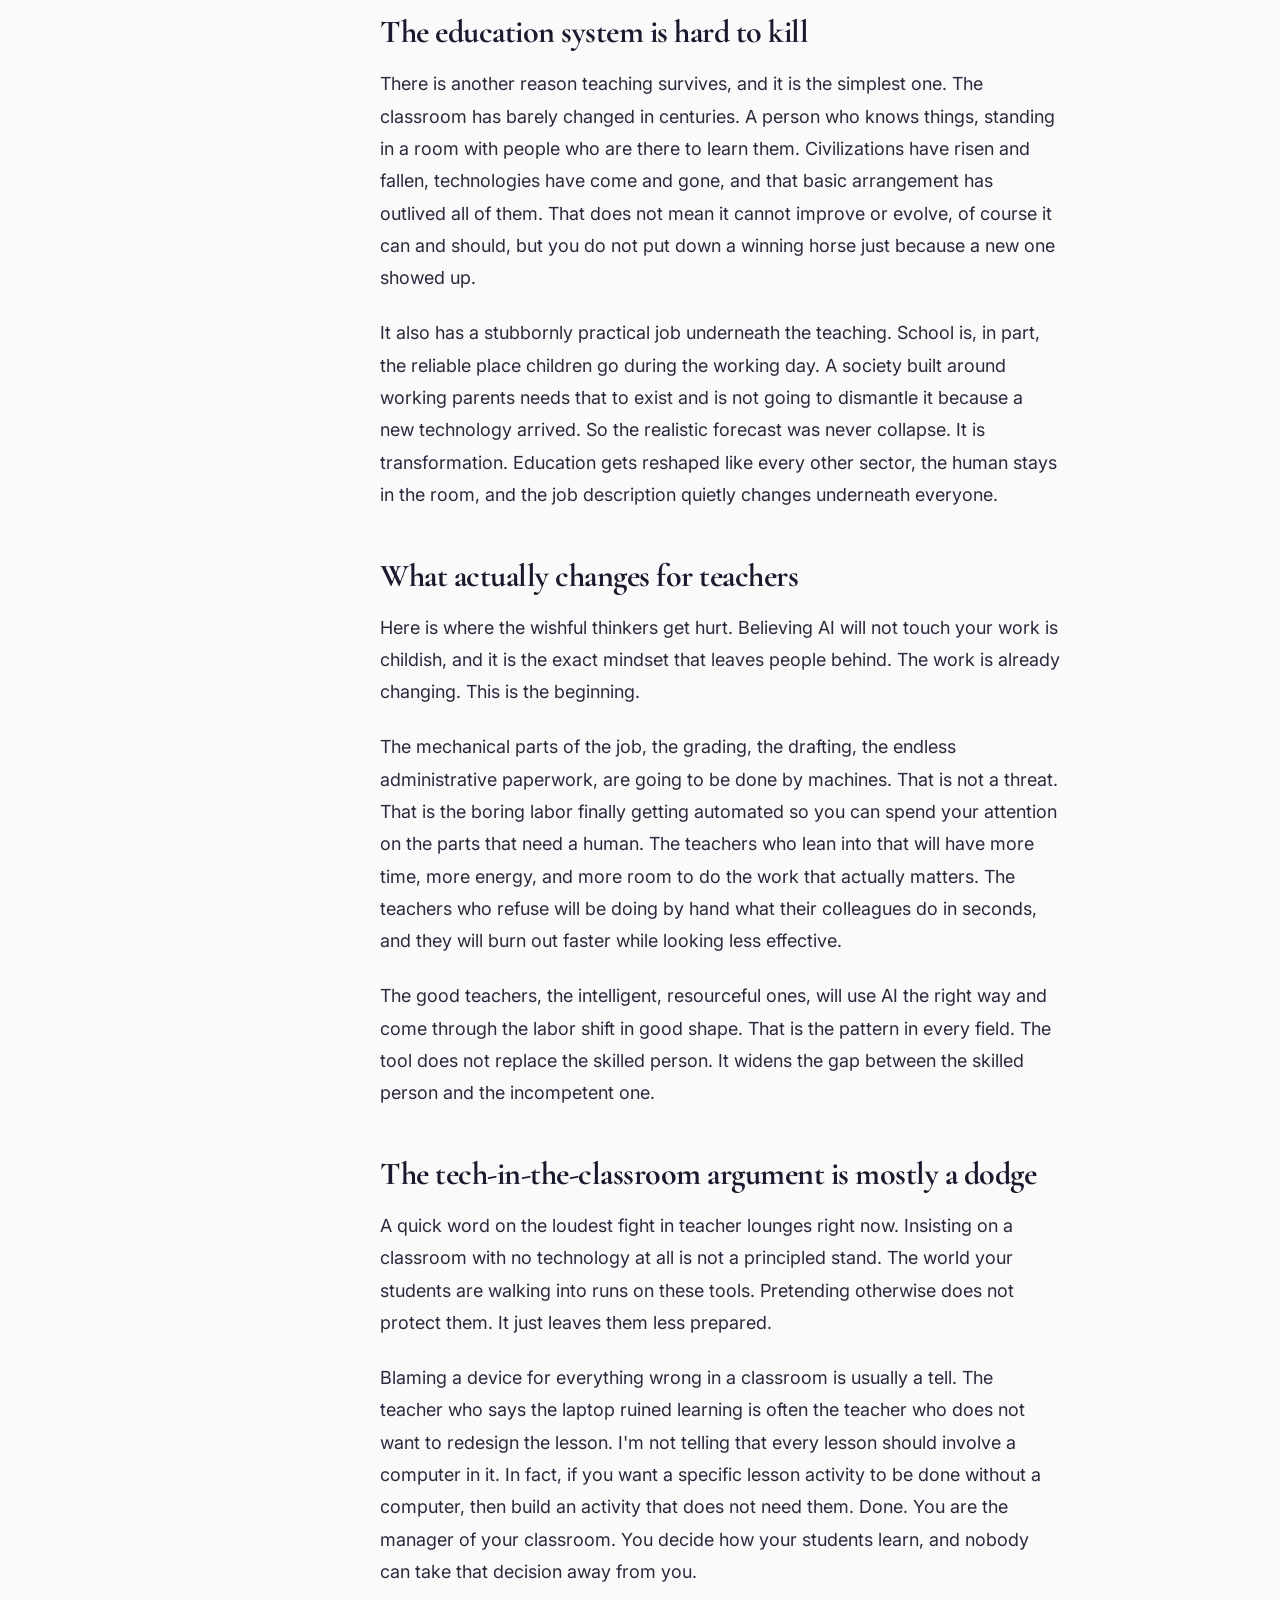
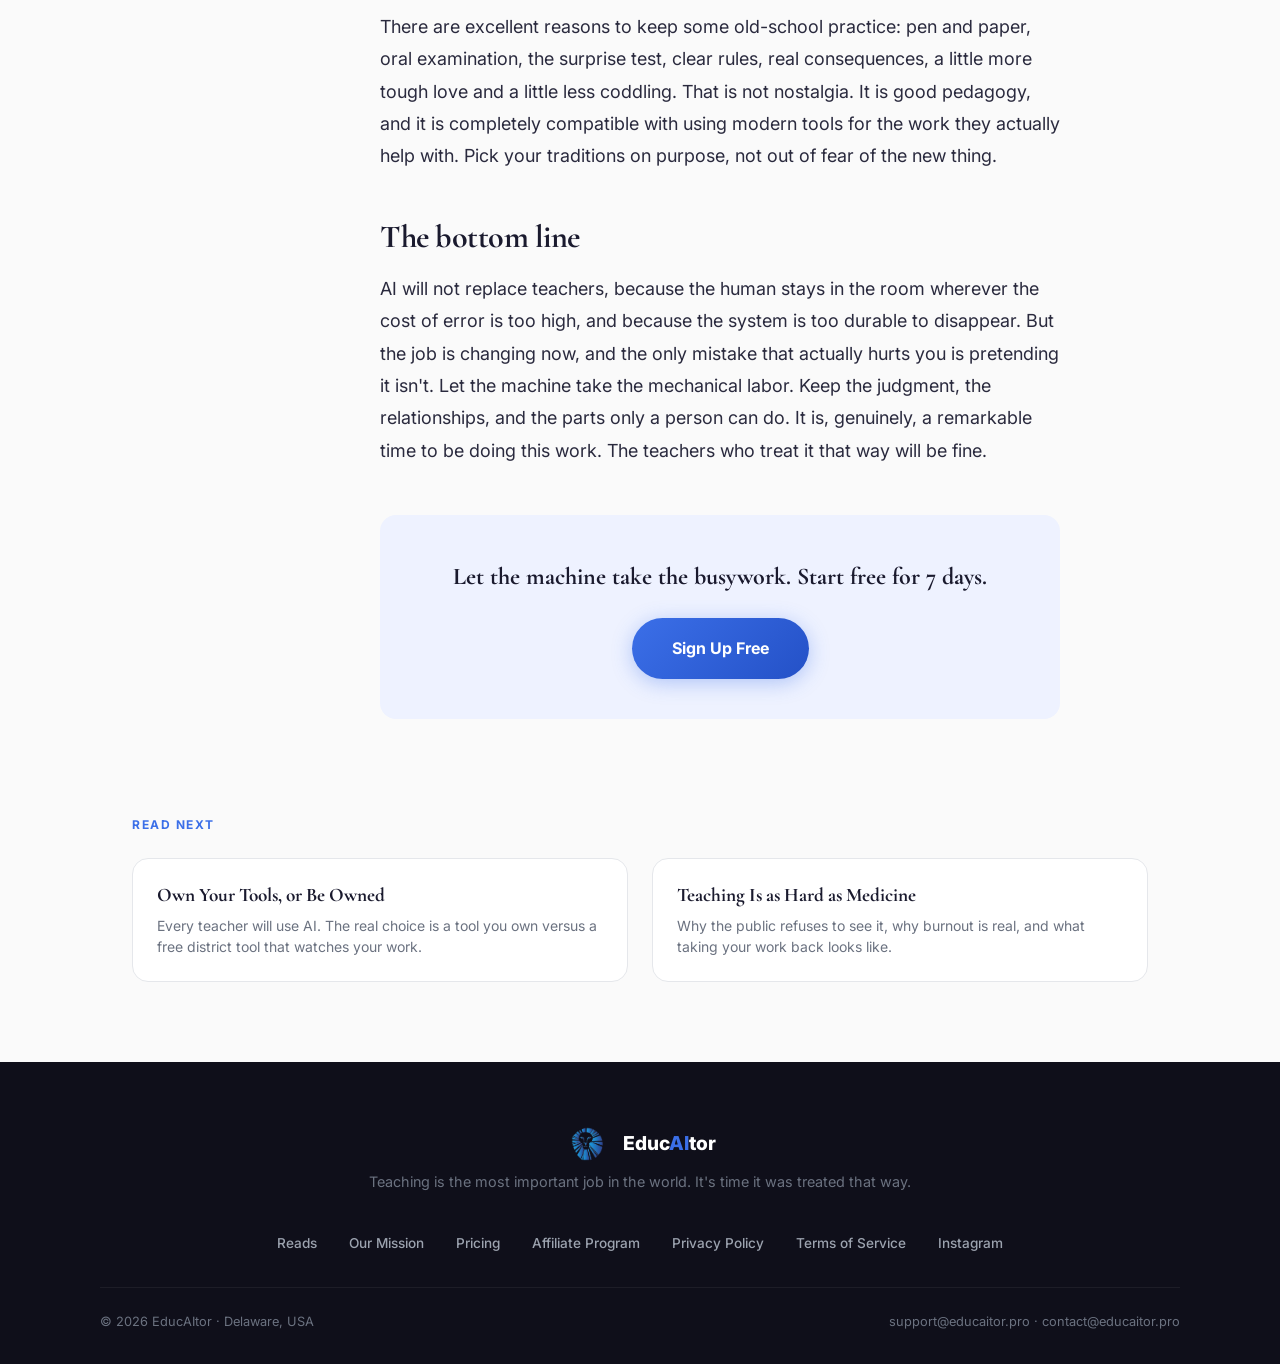
<file: will-ai-replace-teachers.html>
<!DOCTYPE html>
<html lang="en">

<head>
  <script async src="https://www.googletagmanager.com/gtag/js?id=G-DDLXHH6E99"></script>
  <script>
    window.dataLayer = window.dataLayer || [];
    function gtag() { dataLayer.push(arguments); }
    gtag("js", new Date());
    gtag("config", "G-DDLXHH6E99");
  </script>
  <meta charset="UTF-8">
  <meta name="viewport" content="width=device-width, initial-scale=1.0">
  <title>Will AI Replace Teachers? No. Here's the Honest Answer. | EducAItor</title>
  <meta name="description" content="AI will not replace teachers, but the job is already changing. Why the human stays in the room, what AI automates, and how good teachers come out ahead.">
  <meta name="keywords" content="will AI replace teachers, can AI replace teachers, AI in education, future of teaching, AI and teachers, will teachers be replaced by AI, technology in the classroom, AI teaching jobs">
  <meta name="robots" content="index, follow, max-snippet:-1, max-image-preview:large">
  <meta name="author" content="EducAItor">
  <link rel="canonical" href="https://educaitor.pro/will-ai-replace-teachers.html">
  <link rel="icon" type="image/png" href="https://educaitor.pro/logo.png">
  <meta property="og:type" content="article">
  <meta property="og:url" content="https://educaitor.pro/will-ai-replace-teachers.html">
  <meta property="og:title" content="Will AI Replace Teachers? No. Here's the Honest Answer.">
  <meta property="og:description" content="AI will not replace teachers, but the job is already changing. Why the human stays in the room, and how good teachers come out ahead.">
  <meta property="og:image" content="https://educaitor.pro/logo.png">
  <meta property="og:site_name" content="EducAItor">
  <meta name="twitter:card" content="summary_large_image">
  <meta name="twitter:title" content="Will AI Replace Teachers? No. Here's the Honest Answer.">
  <meta name="twitter:description" content="AI will not replace teachers, but the job is already changing. Why the human stays in the room, and how good teachers come out ahead.">
  <meta name="twitter:image" content="https://educaitor.pro/logo.png">
  <script type="application/ld+json">
  {
    "@context": "https://schema.org",
    "@type": "Article",
    "headline": "Will AI Replace Teachers? No. Here's the Honest Answer.",
    "description": "AI will not replace teachers, but the job is already changing. Why the human stays in the room, what AI automates, and how good teachers come out ahead.",
    "image": "https://educaitor.pro/logo.png",
    "author": {"@type": "Organization", "name": "EducAItor", "url": "https://educaitor.pro"},
    "publisher": {"@type": "Organization", "name": "EducAItor", "logo": {"@type": "ImageObject", "url": "https://educaitor.pro/logo.png"}},
    "mainEntityOfPage": {"@type": "WebPage", "@id": "https://educaitor.pro/will-ai-replace-teachers.html"},
    "datePublished": "2026-06-07",
    "dateModified": "2026-06-07"
  }
  </script>
  <style>
    @import url('https://fonts.googleapis.com/css2?family=Cormorant+Garamond:ital,wght@0,400;0,600;0,700;1,400;1,600&family=Inter:wght@300;400;500;600;700;800&family=Lora:ital,wght@0,400;0,600;0,700;1,400&display=swap');
    *,*::before,*::after{box-sizing:border-box;margin:0;padding:0;}
    :root{--blue:#3B6FE8;--blue-light:#EEF2FF;--blue-dark:#2451C7;--text:#1A1A2E;--muted:#6B7280;--border:#E5E7EB;--bg:#FAFAFA;--white:#FFFFFF;--font-display:'Cormorant Garamond',Georgia,serif;--font-body:'Inter',sans-serif;}
    html{scroll-behavior:smooth;}
    body{font-family:var(--font-body);background:var(--bg);color:var(--text);line-height:1.6;overflow-x:hidden;}
    h1,h2,h3{font-family:var(--font-display);}
    a{color:var(--blue);}
    nav{position:fixed;top:0;left:0;right:0;background:rgba(255,255,255,0.92);backdrop-filter:blur(12px);border-bottom:1px solid var(--border);z-index:100;padding:0 2rem;height:64px;display:flex;align-items:center;justify-content:space-between;}
    .nav-logo{display:flex;align-items:center;gap:0.6rem;text-decoration:none;}
    .logo-img{height:40px;width:auto;}
    .nav-logo-text{font-size:1.25rem;font-weight:800;letter-spacing:-0.5px;color:var(--text);}
    .nav-logo-text em{font-style:normal;color:var(--blue);}
    .nav-cta{background:linear-gradient(135deg,#3B6FE8 0%,#2451C7 100%);color:#fff;padding:0.6rem 1.5rem;border-radius:100px;font-size:0.875rem;font-weight:700;text-decoration:none;transition:all 0.25s;box-shadow:0 4px 14px rgba(59,111,232,0.3);}
    .nav-cta:hover{transform:translateY(-1px);box-shadow:0 6px 20px rgba(59,111,232,0.4);}
    .article-hero{padding:9rem 2rem 3rem;background:linear-gradient(160deg,#ffffff 0%,#EEF2FF 100%);}
    .article-hero-inner{max-width:760px;margin:0 auto;}
    .article-label{font-size:0.75rem;font-weight:700;letter-spacing:1.5px;text-transform:uppercase;color:var(--blue);margin-bottom:1rem;}
    .article-title{font-size:clamp(2rem,5vw,3.25rem);font-weight:700;letter-spacing:-1px;line-height:1.15;margin-bottom:1.25rem;}
    .article-standfirst{font-family:'Lora',Georgia,serif;font-size:clamp(1.05rem,2.2vw,1.3rem);font-style:italic;color:var(--muted);line-height:1.5;}
    .article-layout{max-width:1080px;margin:0 auto;padding:3rem 2rem 5rem;display:grid;grid-template-columns:200px 1fr;gap:3rem;}
    .toc{position:sticky;top:90px;align-self:start;}
    .toc-label{font-size:0.7rem;font-weight:700;letter-spacing:1.5px;text-transform:uppercase;color:var(--muted);margin-bottom:1rem;}
    .toc ul{list-style:none;border-left:2px solid var(--border);}
    .toc li{margin:0;}
    .toc a{display:block;padding:0.4rem 0 0.4rem 1rem;font-size:0.85rem;color:var(--muted);text-decoration:none;line-height:1.4;border-left:2px solid transparent;margin-left:-2px;transition:color 0.2s,border-color 0.2s;}
    .toc a:hover,.toc a.active{color:var(--blue);border-left-color:var(--blue);}
    .article-body{max-width:680px;font-size:1.125rem;line-height:1.8;color:#2A2A3E;}
    .article-body h2{font-size:clamp(1.5rem,3vw,2rem);font-weight:700;letter-spacing:-0.5px;line-height:1.25;margin:2.75rem 0 1rem;color:var(--text);scroll-margin-top:90px;}
    .article-body p{margin-bottom:1.4rem;}
    .article-body .lede{font-size:1.25rem;line-height:1.7;color:var(--text);}
    .article-body strong{font-weight:700;color:var(--text);}
    .pullquote{font-family:var(--font-display);font-size:1.6rem;font-weight:600;font-style:italic;color:var(--blue);line-height:1.3;border-left:4px solid var(--blue);padding:0.5rem 0 0.5rem 1.5rem;margin:2.5rem 0;}
    .article-cta{background:var(--blue-light);border-radius:16px;padding:2.5rem 2rem;text-align:center;margin:3rem 0 1rem;}
    .article-cta h3{font-size:1.5rem;font-weight:700;margin-bottom:1.25rem;color:var(--text);}
    .btn-section{background:linear-gradient(135deg,#3B6FE8 0%,#2451C7 100%);color:#fff;padding:1rem 2.5rem;border-radius:100px;font-size:1rem;font-weight:700;text-decoration:none;display:inline-block;transition:all 0.25s;box-shadow:0 4px 20px rgba(59,111,232,0.35);}
    .btn-section:hover{transform:translateY(-2px);box-shadow:0 8px 30px rgba(59,111,232,0.45);}
    .read-next{max-width:1080px;margin:0 auto;padding:0 2rem 5rem;}
    .read-next-label{font-size:0.75rem;font-weight:700;letter-spacing:1.5px;text-transform:uppercase;color:var(--blue);margin-bottom:1.5rem;}
    .read-next-grid{display:grid;grid-template-columns:1fr 1fr;gap:1.5rem;}
    .read-next-card{background:var(--white);border:1px solid var(--border);border-radius:16px;padding:1.5rem;text-decoration:none;transition:box-shadow 0.2s,transform 0.2s;display:block;}
    .read-next-card:hover{box-shadow:0 8px 32px rgba(59,111,232,0.1);transform:translateY(-3px);}
    .read-next-card h4{font-family:var(--font-display);font-size:1.2rem;font-weight:700;color:var(--text);margin-bottom:0.4rem;line-height:1.3;}
    .read-next-card p{font-size:0.875rem;color:var(--muted);line-height:1.5;}
    footer{background:#0F0F1A;color:#6B7280;padding:4rem 2rem 2rem;}
    .footer-inner{display:flex;align-items:center;justify-content:center;gap:0.6rem;margin-bottom:0.5rem;}
    .footer-logo-text{font-size:1.2rem;font-weight:800;color:#fff;}
    .footer-logo-text em{font-style:normal;color:var(--blue);}
    .footer-tagline{font-size:0.9rem;color:#6B7280;text-align:center;margin-bottom:2.5rem;}
    .footer-links{display:flex;justify-content:center;gap:2rem;flex-wrap:wrap;margin-bottom:2rem;}
    .footer-links a{color:#9CA3AF;text-decoration:none;font-size:0.85rem;font-weight:500;transition:color 0.2s;}
    .footer-links a:hover{color:#fff;}
    .footer-divider{width:100%;height:1px;background:rgba(255,255,255,0.06);margin-bottom:1.5rem;}
    .footer-bottom{display:flex;justify-content:space-between;align-items:center;flex-wrap:wrap;gap:1rem;max-width:1080px;margin:0 auto;font-size:0.8rem;}
    @media(max-width:860px){.article-layout{grid-template-columns:1fr;gap:0;}.toc{display:none;}.read-next-grid{grid-template-columns:1fr;}}
    @media(max-width:600px){
      nav{padding:0 1.25rem;}.nav-logo-text{font-size:1rem;}.logo-img{height:32px;}
      .article-hero{padding:7rem 1.25rem 2.5rem;}
      .article-layout{padding:2rem 1.25rem 3rem;}
      .article-body{font-size:1.05rem;}
      .read-next{padding:0 1.25rem 3rem;}
      .footer-bottom{flex-direction:column;text-align:center;}.footer-links{gap:1rem;}
    }
  </style>
</head>

<body>

  <nav>
    <a class="nav-logo" href="/"><img src="/logo.png" alt="EducAItor Logo" class="logo-img"><span class="nav-logo-text">Educ<em>AI</em>tor</span></a>
    <a href="https://app.educaitor.pro" class="nav-cta">Sign Up Free</a>
  </nav>

  <header class="article-hero">
    <div class="article-hero-inner">
      <div class="article-label">For Teachers</div>
      <h1 class="article-title">Will AI Replace Teachers? No. Here's the Honest Answer.</h1>
      <p class="article-standfirst">AI is not going to replace teachers. But the people who tell you it changes nothing are lying to you just as badly as the people who tell you it changes everything.</p>
    </div>
  </header>

  <div class="article-layout">
    <aside class="toc" aria-label="On this page">
      <div class="toc-label">On this page</div>
      <ul>
        <li><a href="#why-not">Why AI won't replace teachers</a></li>
        <li><a href="#hard-to-kill">The system is hard to kill</a></li>
        <li><a href="#changes">What actually changes</a></li>
        <li><a href="#tech">The tech-in-class debate</a></li>
        <li><a href="#bottom-line">The bottom line</a></li>
      </ul>
    </aside>

    <article class="article-body">
      <p class="lede">No. AI is not going to replace teachers. But the people telling you AI changes nothing are lying to you just as badly as the people telling you it changes everything. The truth sits in between, and understanding exactly where it sits is the difference between thriving in the next few years and getting blindsided by them.</p>

      <h2 id="why-not">Why AI won't replace teachers</h2>
      <p>Start with what the machine actually is. AI is trained on us. It learns from human output, which means it is bounded by how well we understand ourselves, and we do not understand ourselves all that well to begin with. We have no real grip on consciousness. A system trained on the surface of human behavior is not going to wake up and possess the thing we cannot even define. The hype about machines becoming superior to people is, for now, hype.</p>
      <p>That is the technical reason. The human reason is bigger.</p>
      <p>Teaching lives in a small, protected category of work where a human being is not a nice-to-have, but the entire point. Medicine is the clearest comparison. In both, an error is not an inconvenience, it is a catastrophe: a dead patient, or a child who gets shaped wrong at the one age it matters most. And here is the part that settles the argument. People do not just want a good outcome. They want someone accountable for it. Humans are risk averse, deeply. It is the whole reason insurance companies are some of the most successful businesses on earth: we will pay, every month, just to have someone to point to when things go wrong. We will happily let a machine draft a report for us. We will not let it raise our child, because if that child grows up broken, who exactly do we blame? The computer? You cannot look a server in the eye, and you certainly cannot sue it. Blaming a human is more satisfying, and you might even sue them and get something out of it. It will not make you feel better, but that is how people are wired. So a human stays in the room, not because the machine cannot teach, but because someone has to be accountable for a life. And that does not change as the technology improves.</p>

      <h2 id="hard-to-kill">The education system is hard to kill</h2>
      <p>There is another reason teaching survives, and it is the simplest one. The classroom has barely changed in centuries. A person who knows things, standing in a room with people who are there to learn them. Civilizations have risen and fallen, technologies have come and gone, and that basic arrangement has outlived all of them. That does not mean it cannot improve or evolve, of course it can and should, but you do not put down a winning horse just because a new one showed up.</p>
      <p>It also has a stubbornly practical job underneath the teaching. School is, in part, the reliable place children go during the working day. A society built around working parents needs that to exist and is not going to dismantle it because a new technology arrived. So the realistic forecast was never collapse. It is transformation. Education gets reshaped like every other sector, the human stays in the room, and the job description quietly changes underneath everyone.</p>

      <h2 id="changes">What actually changes for teachers</h2>
      <p>Here is where the wishful thinkers get hurt. Believing AI will not touch your work is childish, and it is the exact mindset that leaves people behind. The work is already changing. This is the beginning.</p>
      <p>The mechanical parts of the job, the grading, the drafting, the endless administrative paperwork, are going to be done by machines. That is not a threat. That is the boring labor finally getting automated so you can spend your attention on the parts that need a human. The teachers who lean into that will have more time, more energy, and more room to do the work that actually matters. The teachers who refuse will be doing by hand what their colleagues do in seconds, and they will burn out faster while looking less effective.</p>
      <p>The good teachers, the intelligent, resourceful ones, will use AI the right way and come through the labor shift in good shape. That is the pattern in every field. The tool does not replace the skilled person. It widens the gap between the skilled person and the incompetent one.</p>

      <h2 id="tech">The tech-in-the-classroom argument is mostly a dodge</h2>
      <p>A quick word on the loudest fight in teacher lounges right now. Insisting on a classroom with no technology at all is not a principled stand. The world your students are walking into runs on these tools. Pretending otherwise does not protect them. It just leaves them less prepared.</p>
      <p>Blaming a device for everything wrong in a classroom is usually a tell. The teacher who says the laptop ruined learning is often the teacher who does not want to redesign the lesson. I'm not telling that every lesson should involve a computer in it. In fact, if you want a specific lesson activity to be done without a computer, then build an activity that does not need them. Done. You are the manager of your classroom. You decide how your students learn, and nobody can take that decision away from you.</p>
      <p>There are excellent reasons to keep some old-school practice: pen and paper, oral examination, the surprise test, clear rules, real consequences, a little more tough love and a little less coddling. That is not nostalgia. It is good pedagogy, and it is completely compatible with using modern tools for the work they actually help with. Pick your traditions on purpose, not out of fear of the new thing.</p>

      <h2 id="bottom-line">The bottom line</h2>
      <p>AI will not replace teachers, because the human stays in the room wherever the cost of error is too high, and because the system is too durable to disappear. But the job is changing now, and the only mistake that actually hurts you is pretending it isn't. Let the machine take the mechanical labor. Keep the judgment, the relationships, and the parts only a person can do. It is, genuinely, a remarkable time to be doing this work. The teachers who treat it that way will be fine.</p>

      <div class="article-cta">
        <h3>Let the machine take the busywork. Start free for 7 days.</h3>
        <a href="https://app.educaitor.pro" class="btn-section">Sign Up Free</a>
      </div>
    </article>
  </div>

  <section class="read-next">
    <div class="read-next-label">Read next</div>
    <div class="read-next-grid">
      <a href="ai-tools-for-teachers.html" class="read-next-card">
        <h4>Own Your Tools, or Be Owned</h4>
        <p>Every teacher will use AI. The real choice is a tool you own versus a free district tool that watches your work.</p>
      </a>
      <a href="teaching-is-hard.html" class="read-next-card">
        <h4>Teaching Is as Hard as Medicine</h4>
        <p>Why the public refuses to see it, why burnout is real, and what taking your work back looks like.</p>
      </a>
    </div>
  </section>

  <footer>
    <div style="max-width:1080px;margin:0 auto;text-align:center;">
      <div class="footer-inner"><img src="/logo.png" alt="EducAItor Logo" class="logo-img" style="height:36px;"><div class="footer-logo-text">Educ<em>AI</em>tor</div></div>
      <p class="footer-tagline">Teaching is the most important job in the world. It's time it was treated that way.</p>
      <div class="footer-links">
        <a href="https://educaitor.pro/#reads">Reads</a>
        <a href="/mission.html">Our Mission</a>
        <a href="/pricing.html">Pricing</a>
        <a href="/affiliate.html">Affiliate Program</a>
        <a href="/privacy.html">Privacy Policy</a>
        <a href="/terms.html">Terms of Service</a>
        <a href="https://www.instagram.com/educaitor.pro/" target="_blank">Instagram</a>
      </div>
      <div class="footer-divider"></div>
      <div class="footer-bottom">
        <span>© 2026 EducAItor · Delaware, USA</span>
        <span>support@educaitor.pro · contact@educaitor.pro</span>
      </div>
    </div>
  </footer>

  <script>
    const links=document.querySelectorAll('.toc a');
    const sections=[...links].map(l=>document.querySelector(l.getAttribute('href')));
    const obs=new IntersectionObserver((entries)=>{entries.forEach(e=>{if(e.isIntersecting){const id=e.target.id;links.forEach(l=>l.classList.toggle('active',l.getAttribute('href')==='#'+id));}});},{rootMargin:'-80px 0px -70% 0px'});
    sections.forEach(s=>{if(s)obs.observe(s);});
  </script>
</body>
</html>
</file>
